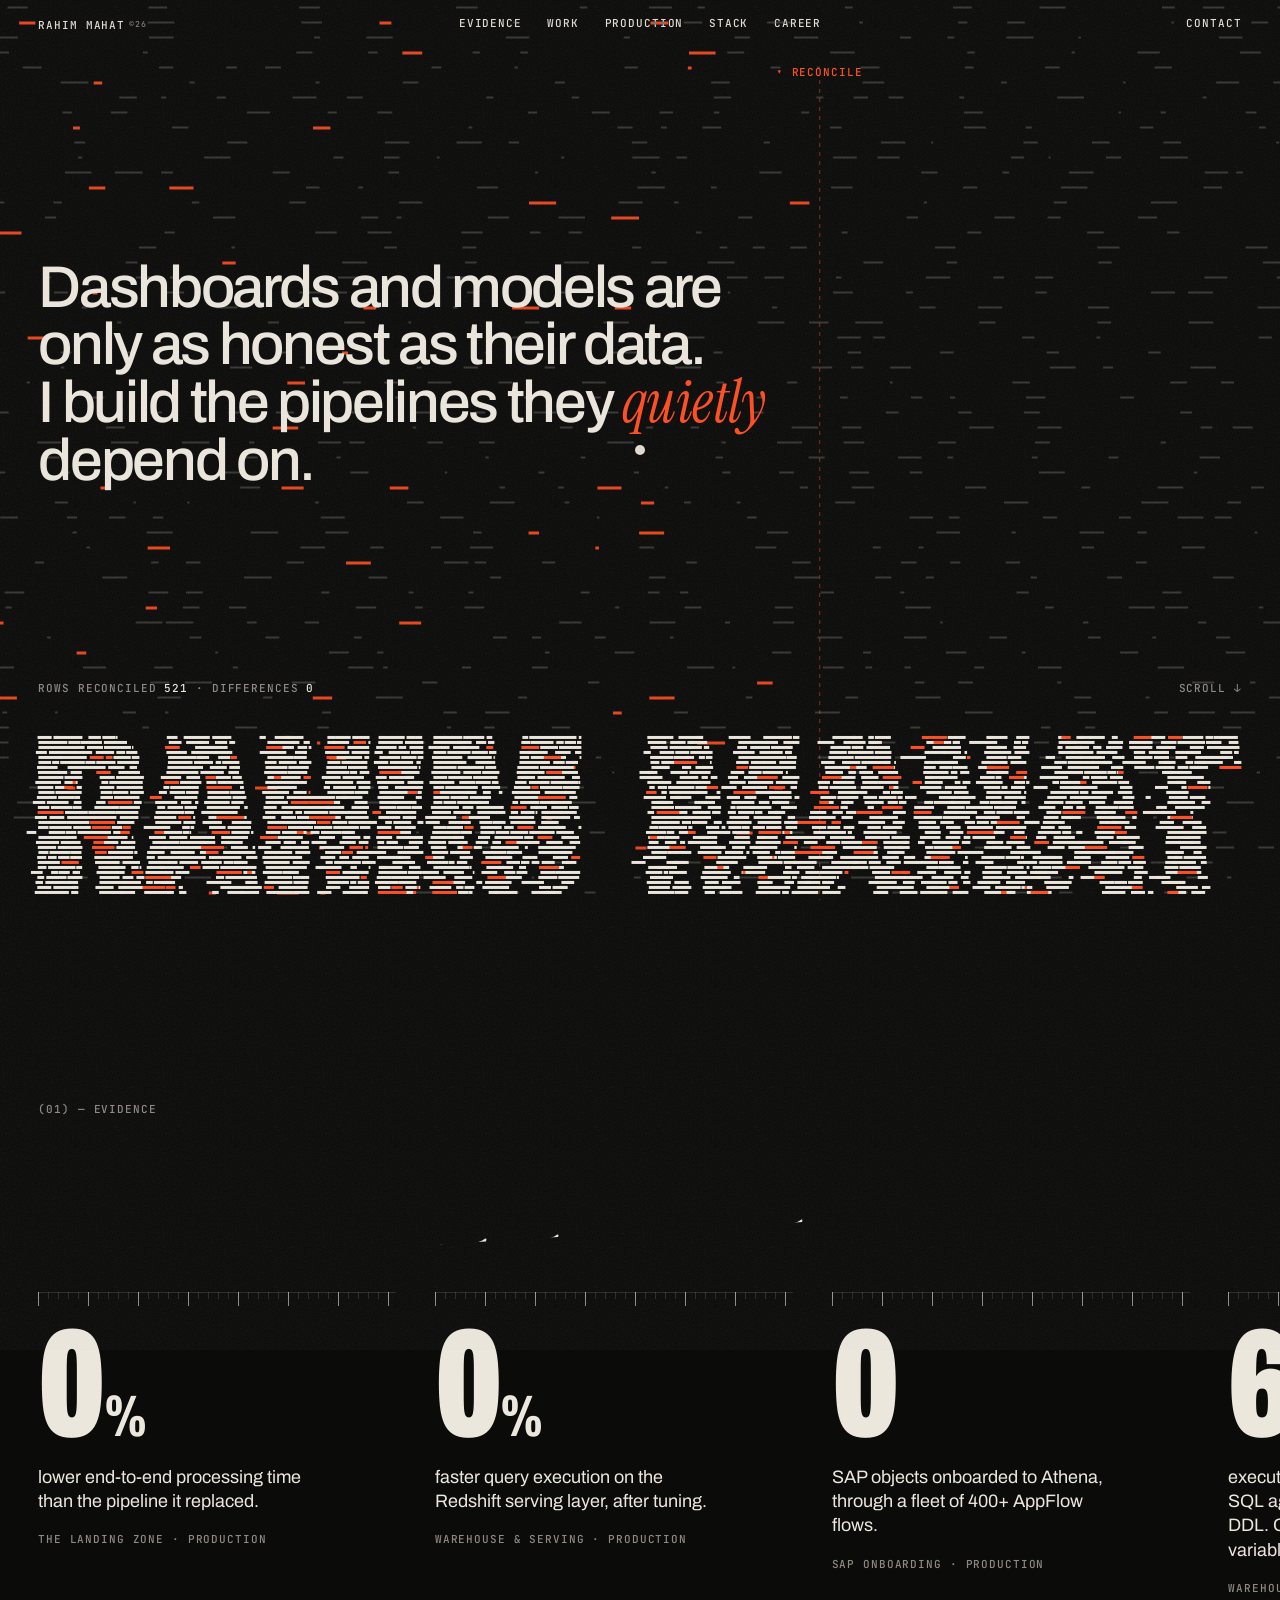
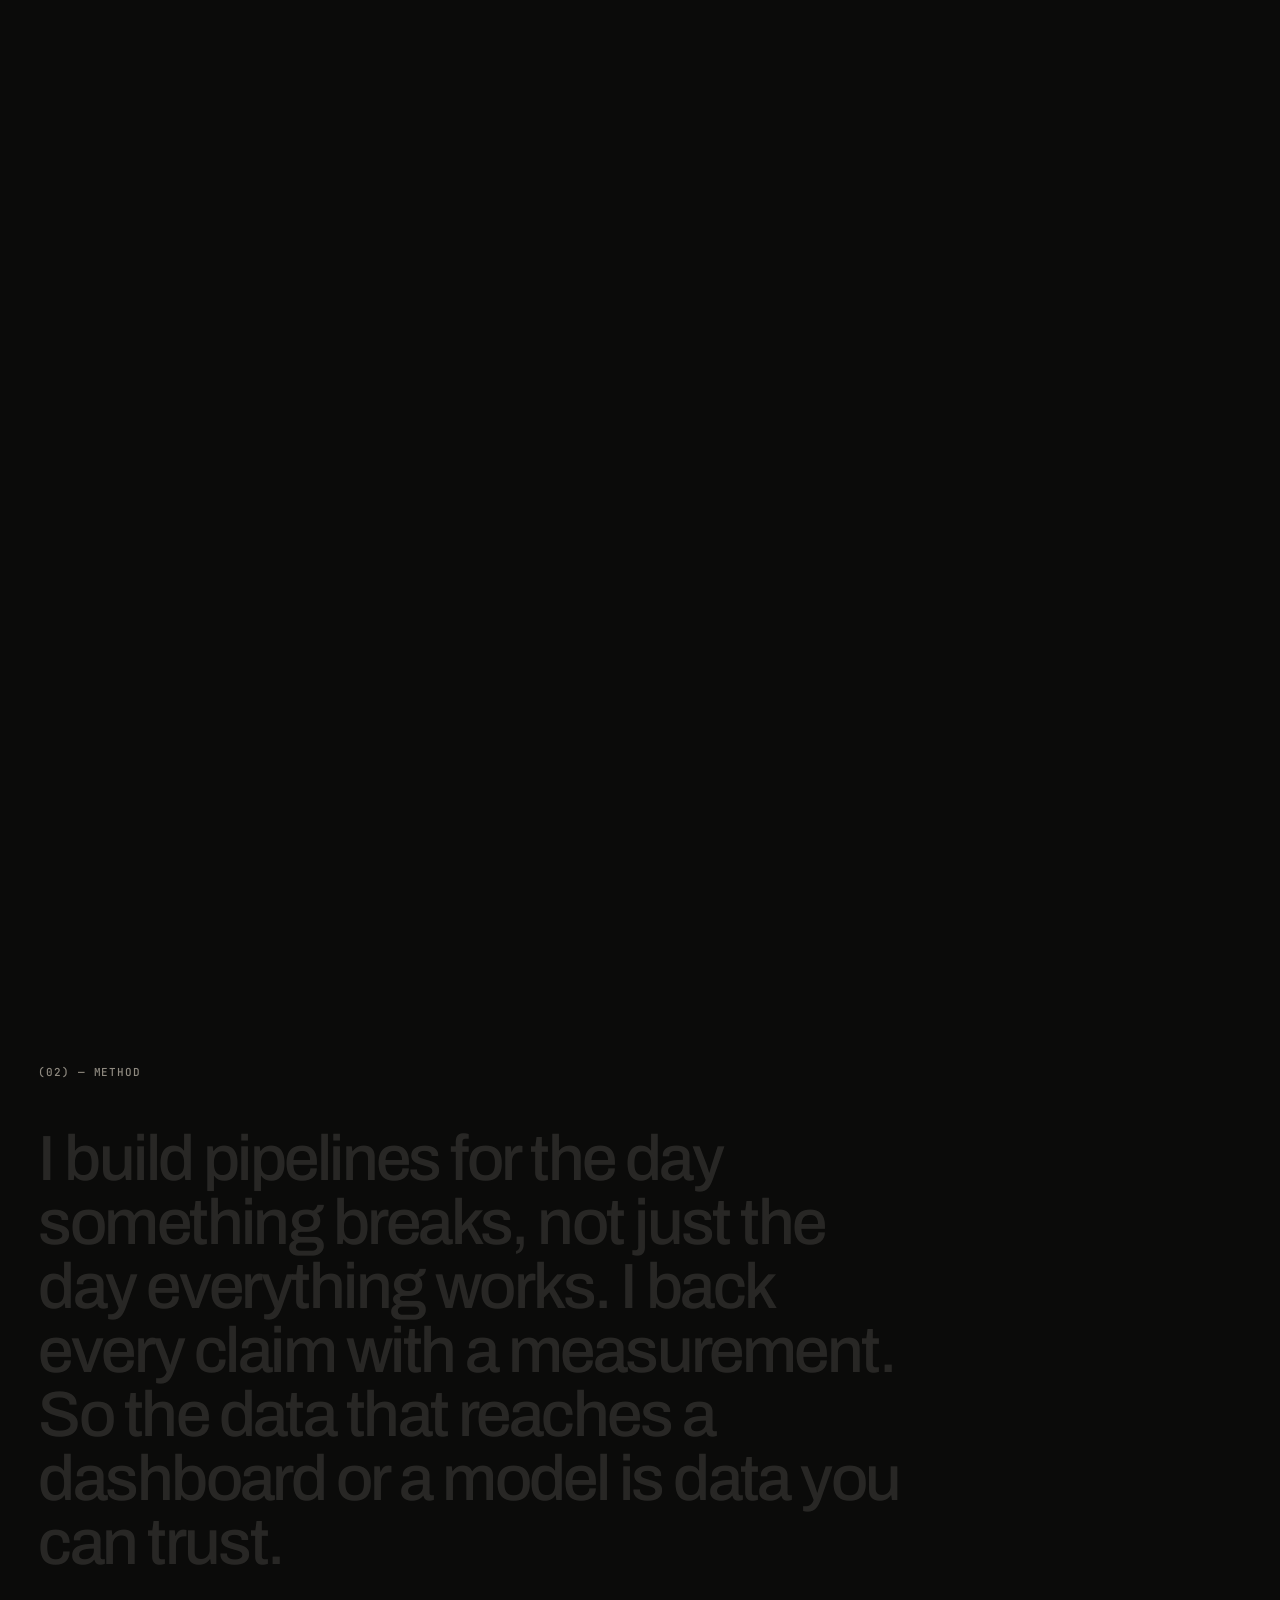
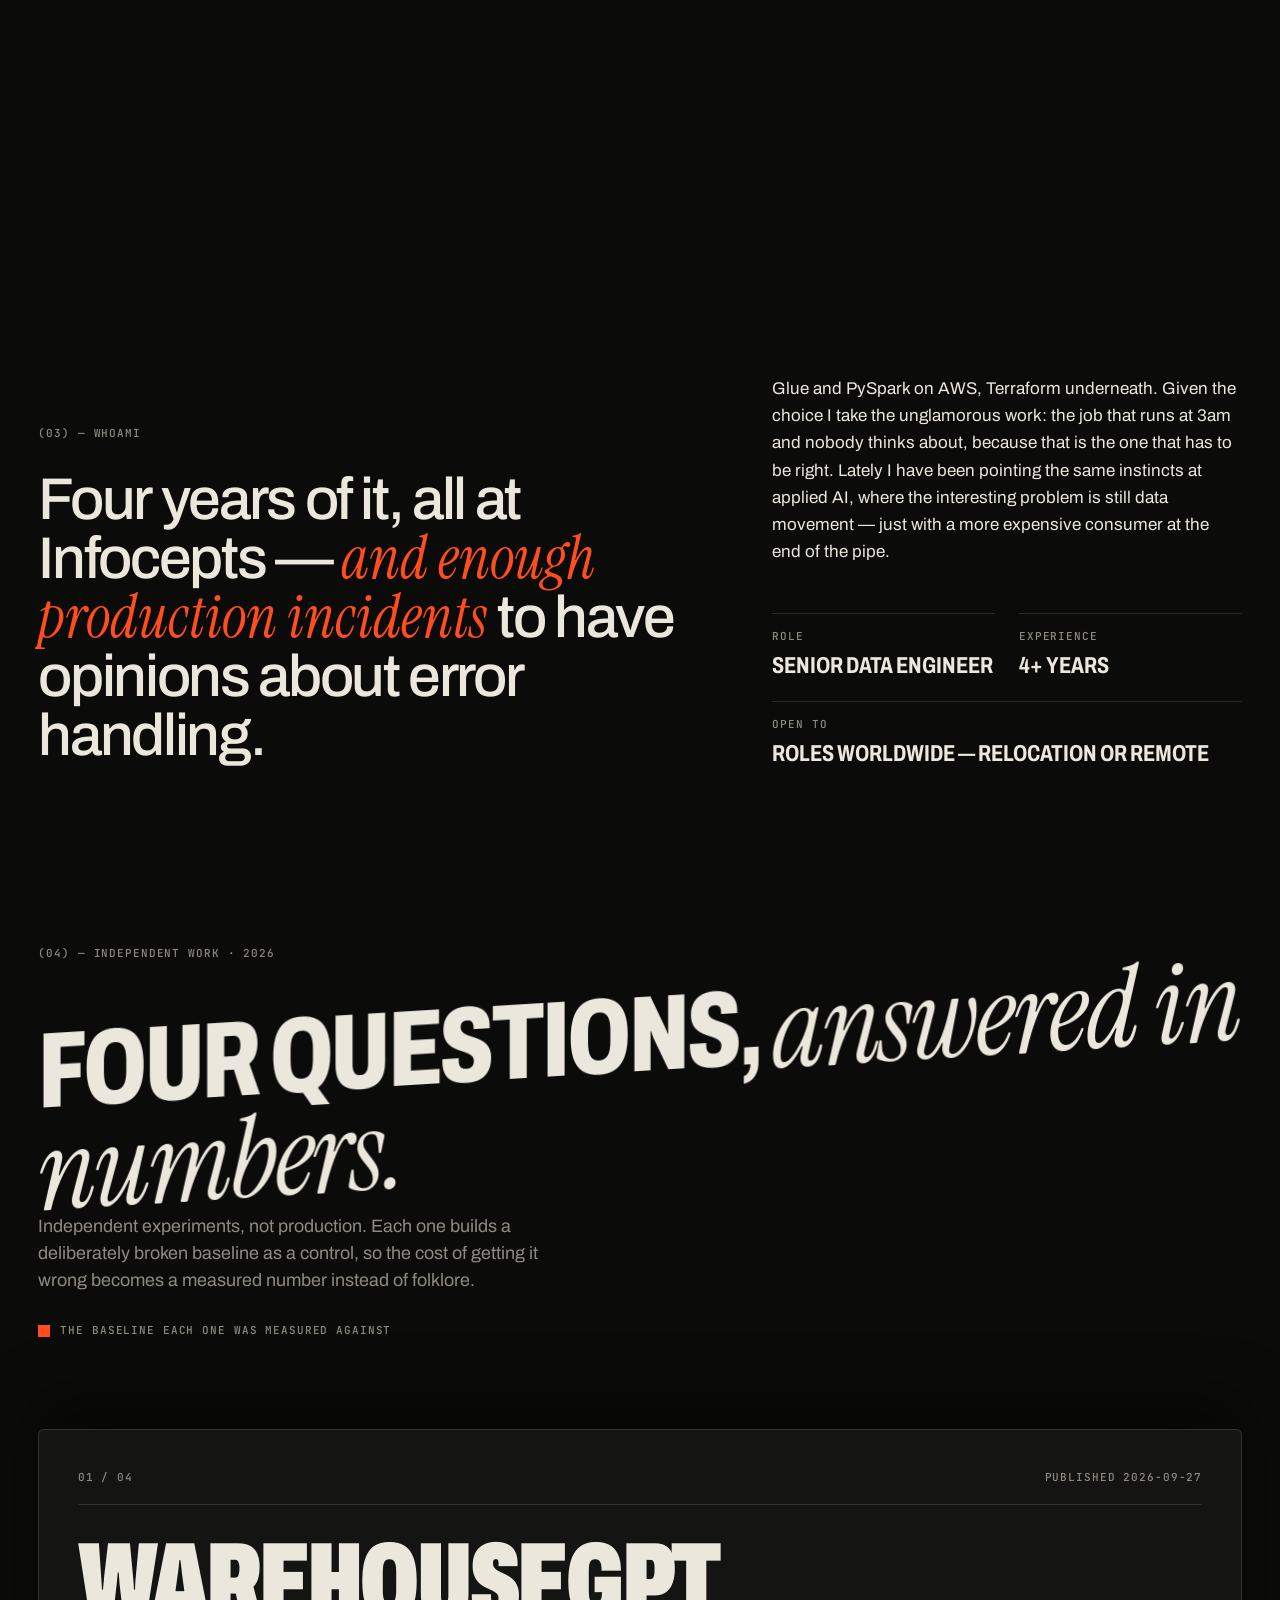
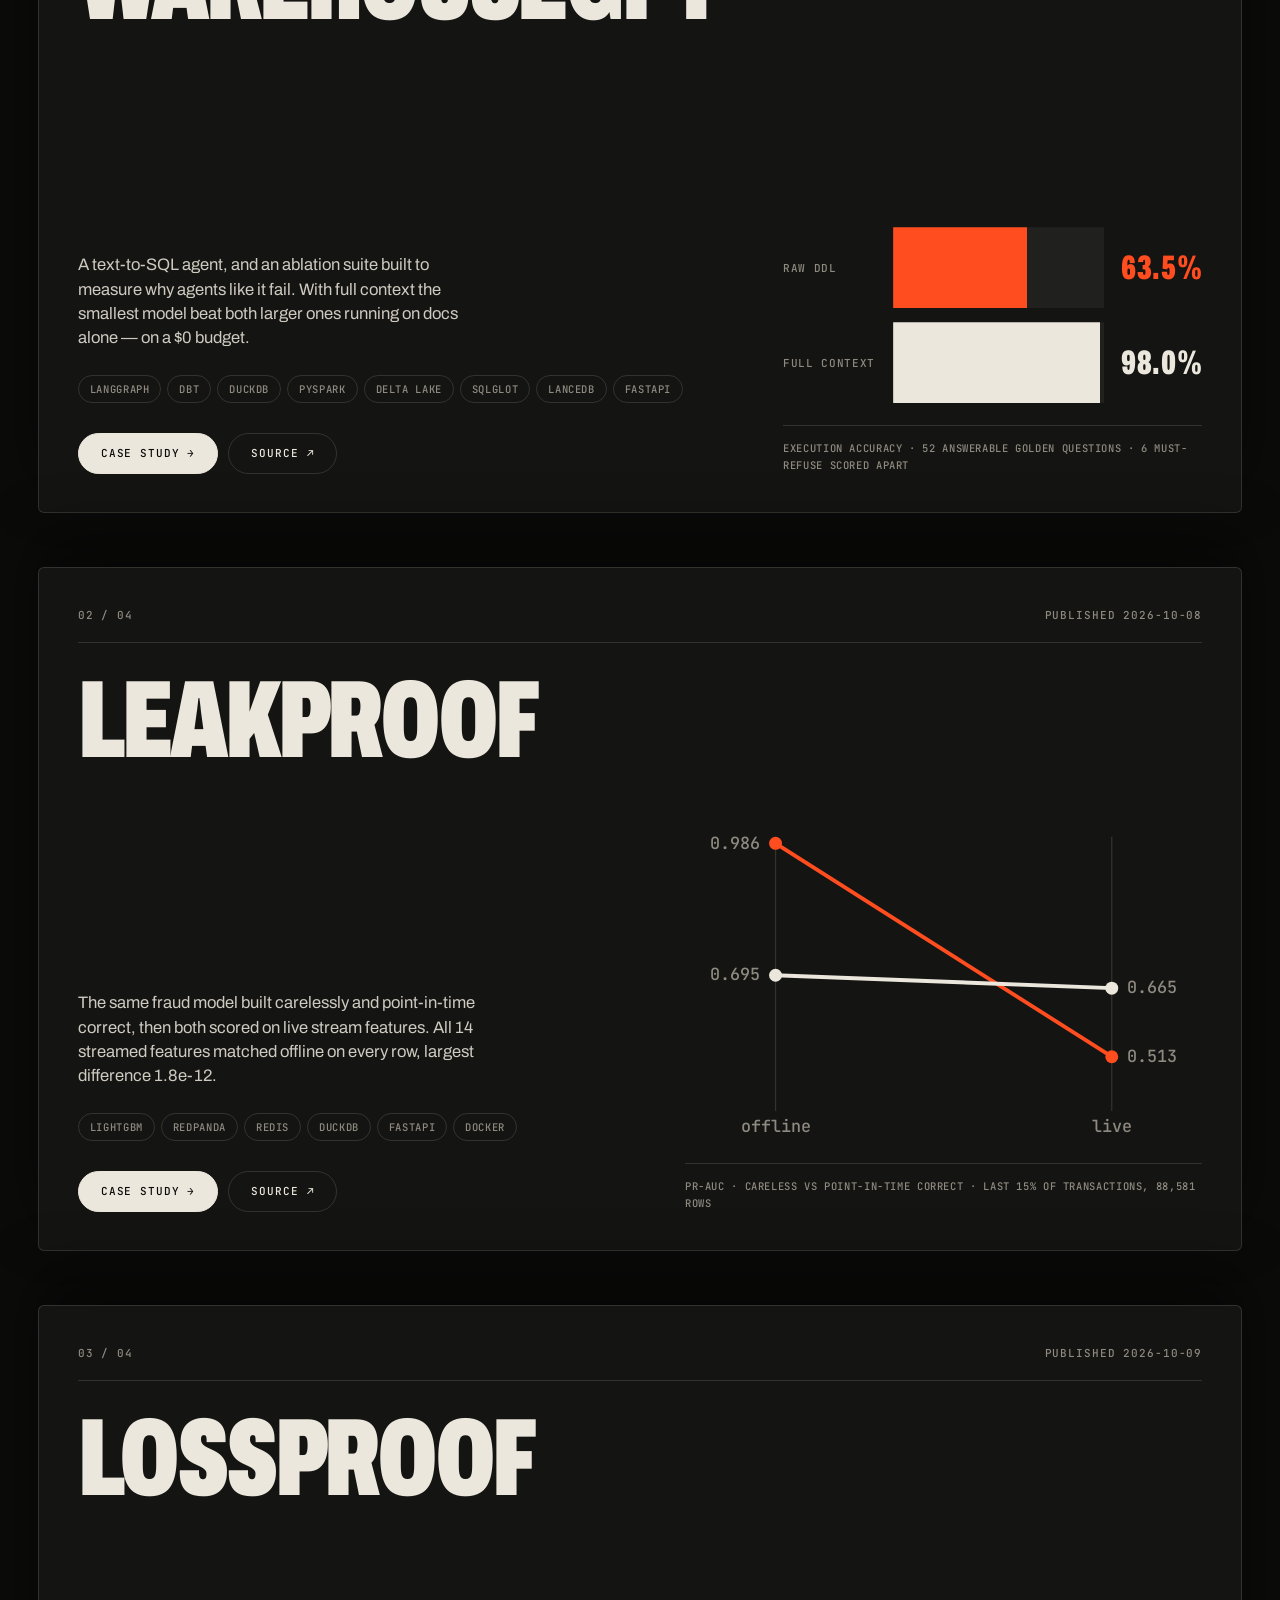
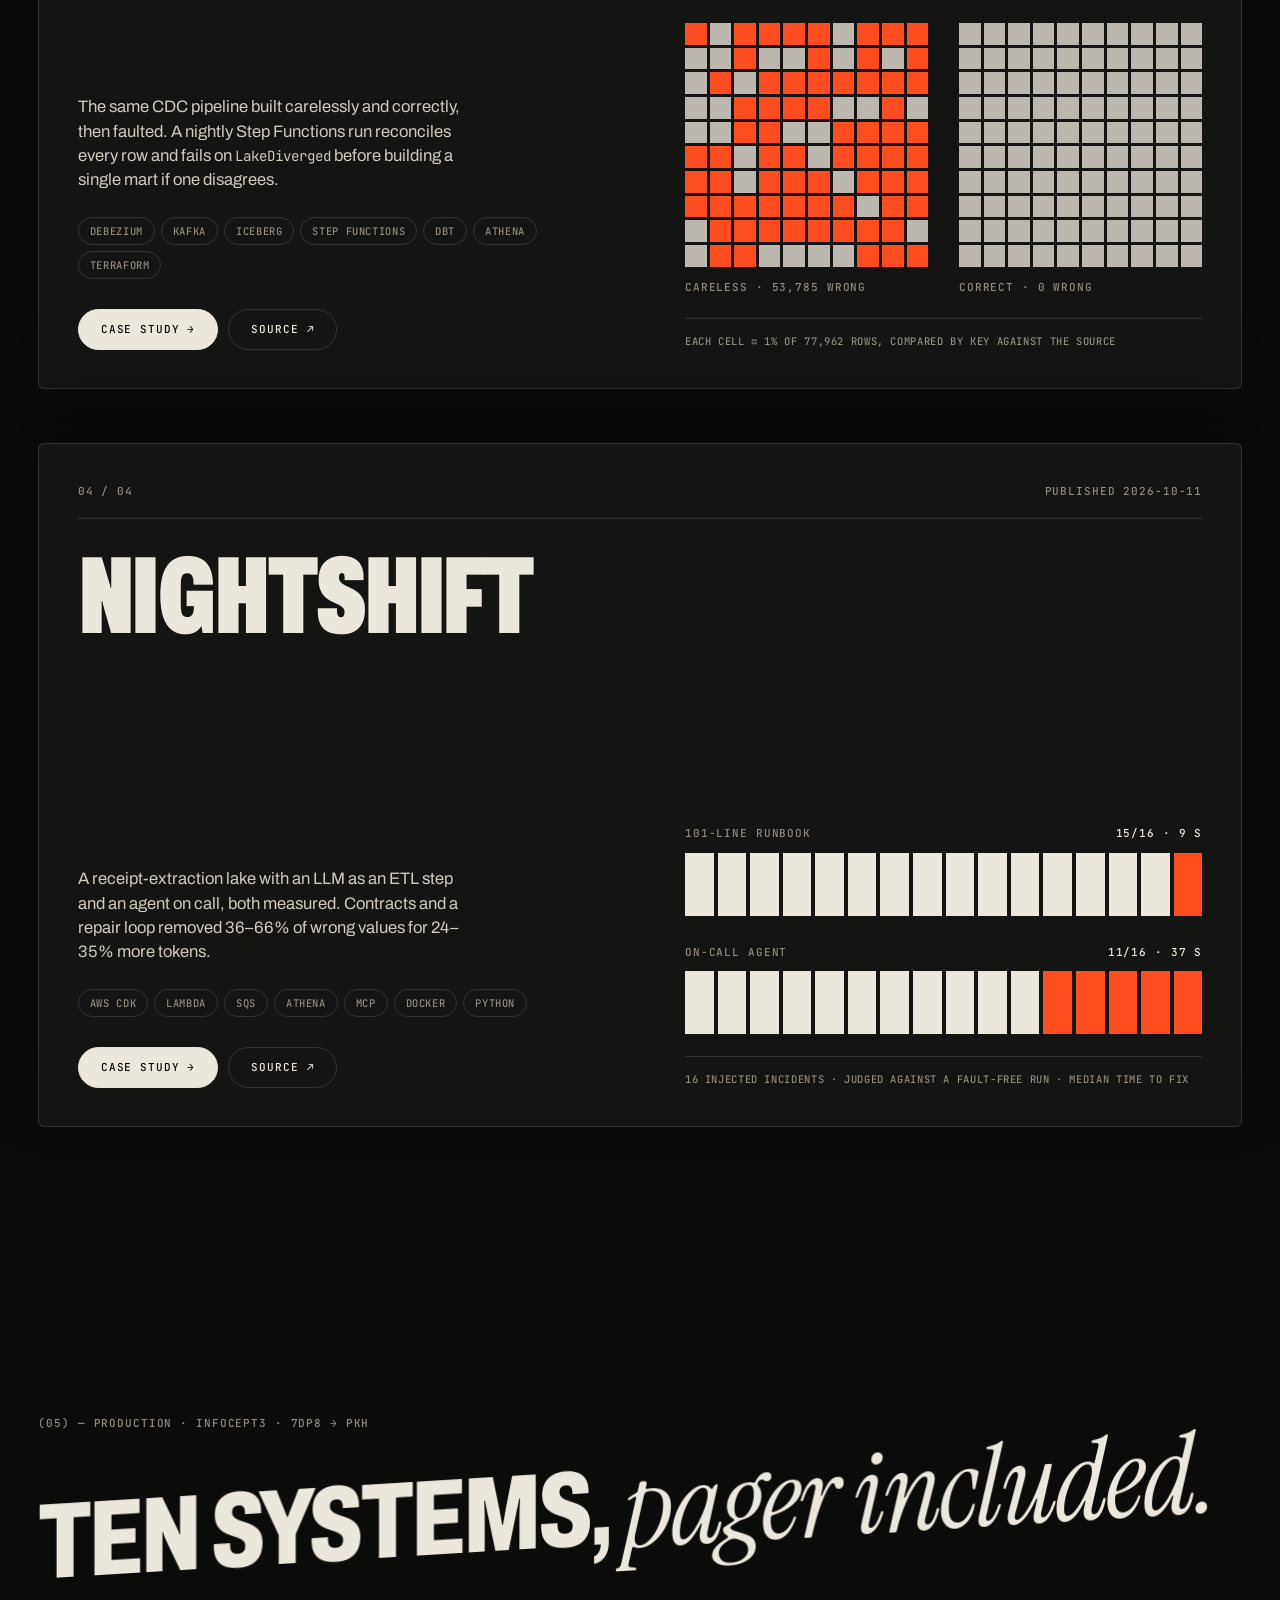
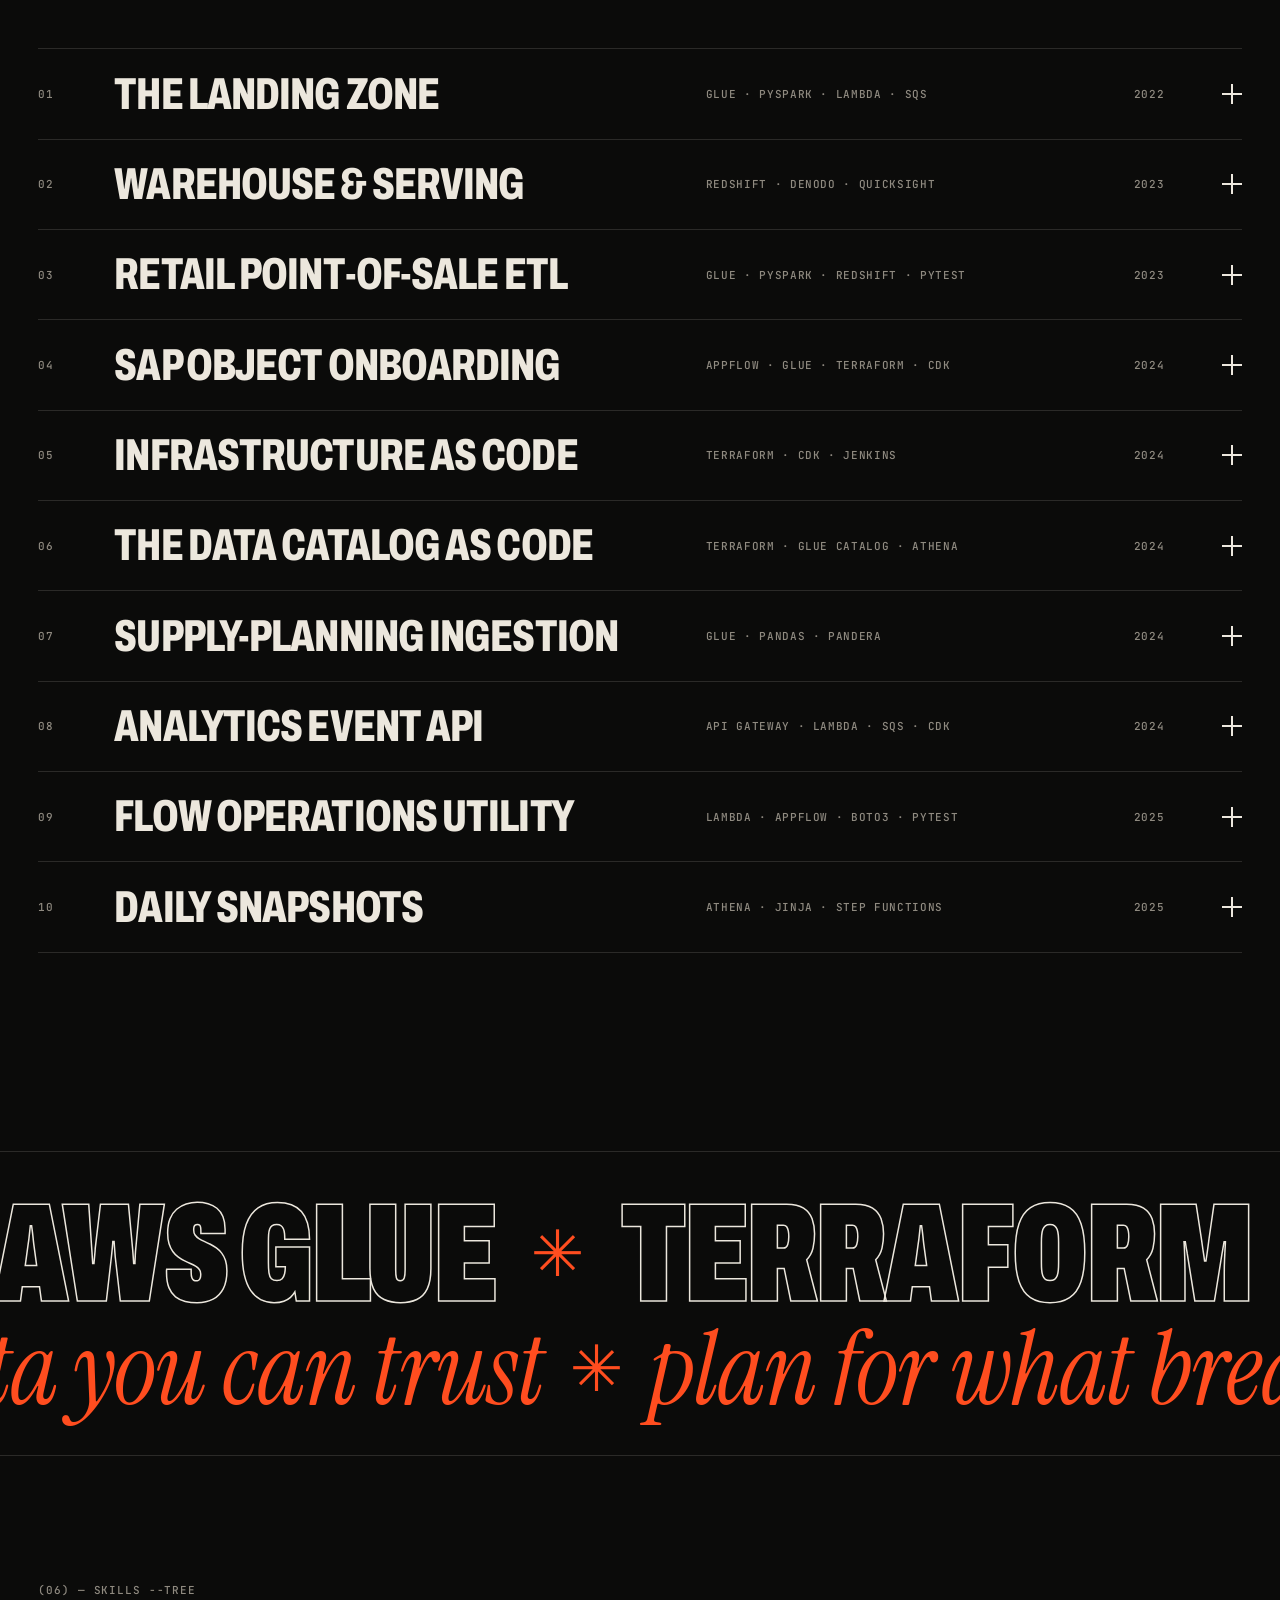
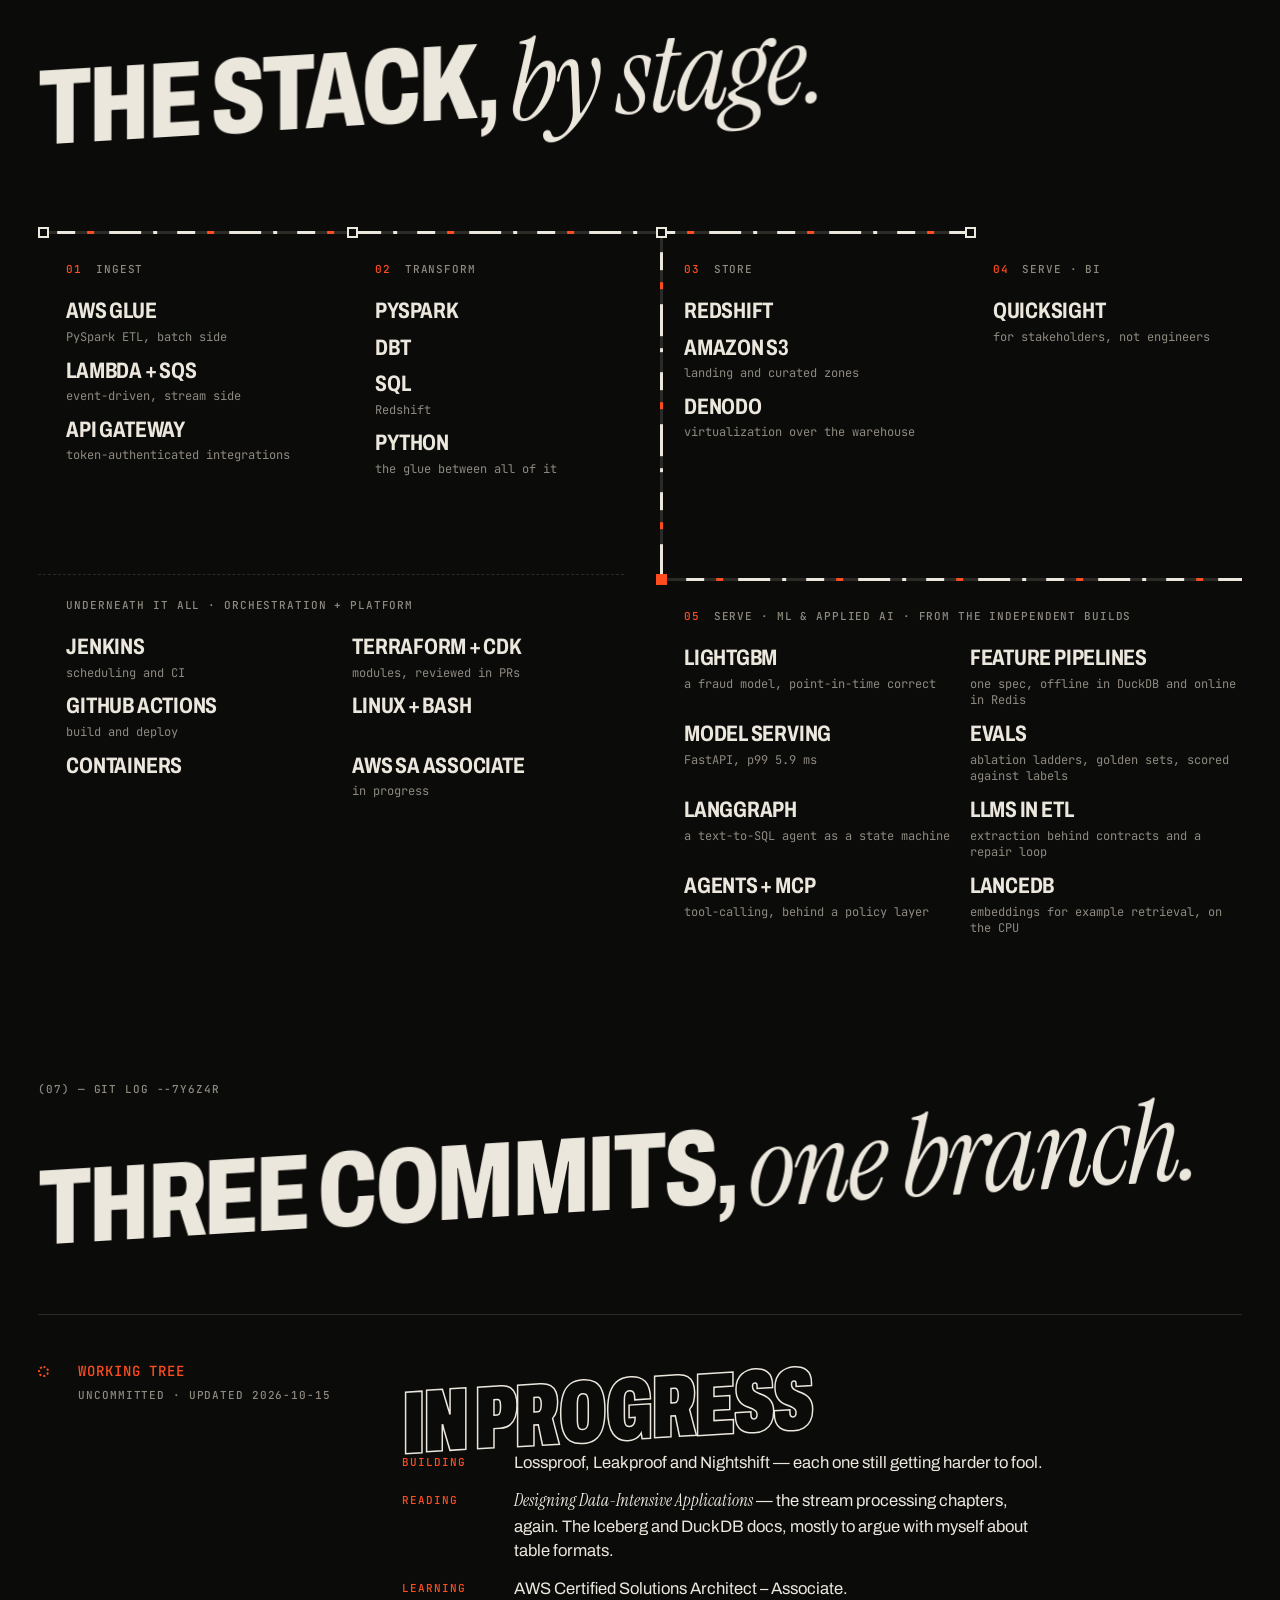
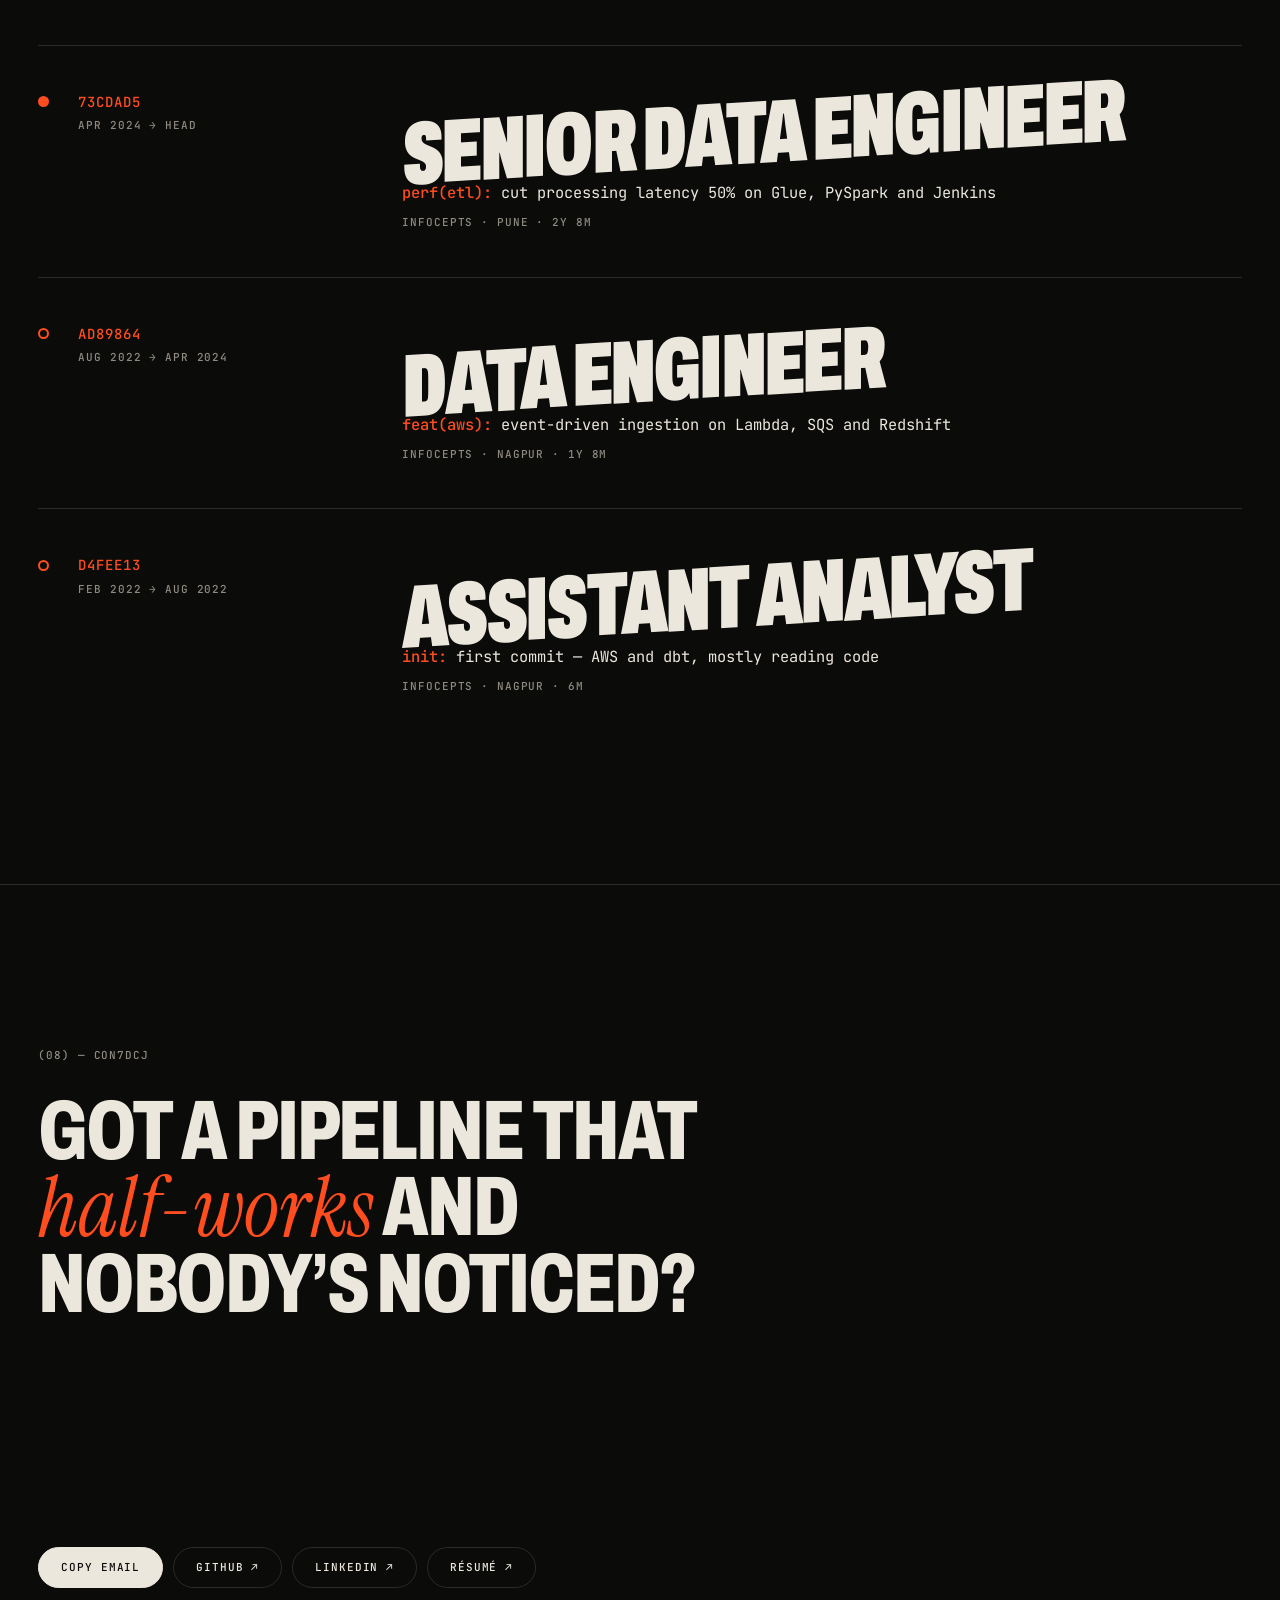
<file: index.html>
<!doctype html>
<html lang="en">
<head>
<meta charset="utf-8">
<meta name="viewport" content="width=device-width, initial-scale=1">
<title>Rahim Mahat — Senior Data Engineer</title>
<meta name="description" content="Senior Data Engineer, open to roles worldwide. Production data platforms on AWS, and independent experiments that put a number on what bad data costs.">
<meta name="theme-color" content="#0b0b0a">
<meta property="og:title" content="Rahim Mahat — Senior Data Engineer">
<meta property="og:description" content="Production data platforms on AWS, and independent experiments that put a number on what bad data costs.">
<meta property="og:type" content="website">
<link rel="icon" href="data:image/svg+xml,%3Csvg xmlns='http://www.w3.org/2000/svg' viewBox='0 0 32 32'%3E%3Crect width='32' height='32' fill='%230b0b0a'/%3E%3Crect x='6' y='14' width='20' height='4' fill='%23ff4d1f'/%3E%3C/svg%3E">
<link rel="preconnect" href="https://fonts.googleapis.com">
<link rel="preconnect" href="https://fonts.gstatic.com" crossorigin>
<link rel="stylesheet" href="https://fonts.googleapis.com/css2?family=Archivo:wdth,wght@62..125,100..900&family=Instrument+Serif:ital@0;1&family=JetBrains+Mono:wght@400;500&display=swap">
<link rel="stylesheet" href="style.css">
<script>document.documentElement.classList.add('js');try{if(sessionStorage.getItem('sweep'))document.documentElement.classList.add('arriving')}catch(e){}</script>
<script src="vendor/lenis.min.js" defer></script>
<script src="site.js" defer></script>
<script src="home.js" defer></script>
</head>
<body>
<a class="skip" href="#main">Skip to content</a>

<div class="loader" aria-hidden="true">
  <p class="label">rahim@stdin ~ % reconcile --all</p>
  <div>
    <p class="loader__n">0</p>
    <div class="loader__bar"><i></i></div>
    <p class="loader__row label"><span>rows checked against source</span><span>differences 0</span></p>
  </div>
</div>

<div class="cursor" aria-hidden="true"><span class="cursor__label"></span></div>
<div class="preview" aria-hidden="true"></div>
<div class="progress" aria-hidden="true"><i></i></div>
<div class="grain" aria-hidden="true"></div>

<header class="nav">
  <a class="nav__logo" href="#top" data-magnetic>Rahim Mahat<sup>©26</sup></a>
  <nav class="nav__links" aria-label="Sections">
    <a href="#evidence">Evidence</a>
    <a href="#work">Work</a>
    <a href="#production">Production</a>
    <a href="#stack">Stack</a>
    <a href="#career">Career</a>
  </nav>
  <div class="nav__meta">
    <a class="nav__contact" href="#contact">Contact</a>
  </div>
</header>

<main id="main">

<section class="hero" id="top">
  <canvas class="hero__canvas" aria-hidden="true"></canvas>
  <span class="hero__gate label" aria-hidden="true">▾ reconcile</span>
  <p class="hero__lede" data-split>Dashboards and models are only as honest as their data. I&nbsp;build the pipelines they <em>quietly</em> depend on.</p>
  <div class="hero__foot">
    <p class="label">rows reconciled <b data-rows>0</b> · differences <b>0</b></p>
    <p class="label">Scroll ↓</p>
  </div>
  <h1 class="hero__name" aria-label="Rahim Mahat" data-fit data-letters><span aria-hidden="true">Rahim Mahat</span></h1>
</section>

<section class="numbers" id="evidence" aria-labelledby="evidence-h">
  <div class="numbers__pin">
    <div class="sec-head sec-head--row">
      <p class="label">(01) — Evidence</p>
      <h2 class="h2" id="evidence-h" data-split>Numbers, <em>with their working.</em></h2>
    </div>
    <div class="numbers__track">
      <a class="stat" href="https://rahim-stdin.pages.dev/projects/ingest" target="_blank" rel="noopener noreferrer" data-cursor="read">
        <p class="stat__n"><span data-count="50">50</span><small>%</small></p>
        <p class="stat__t">lower end-to-end processing time than the pipeline it replaced.</p>
        <p class="label">The landing zone · production</p>
      </a>
      <a class="stat" href="https://rahim-stdin.pages.dev/projects/warehouse" target="_blank" rel="noopener noreferrer" data-cursor="read">
        <p class="stat__n"><span data-count="35">35</span><small>%</small></p>
        <p class="stat__t">faster query execution on the Redshift serving layer, after tuning.</p>
        <p class="label">Warehouse &amp; serving · production</p>
      </a>
      <a class="stat" href="https://rahim-stdin.pages.dev/projects/sap" target="_blank" rel="noopener noreferrer" data-cursor="read">
        <p class="stat__n"><span data-count="90">90</span></p>
        <p class="stat__t">SAP objects onboarded to Athena, through a fleet of 400+ AppFlow flows.</p>
        <p class="label">SAP onboarding · production</p>
      </a>
      <a class="stat" href="warehouse-gpt.html" data-cursor="read">
        <p class="stat__n"><span data-count="98.0" data-from="63.5">98.0</span><small>%</small></p>
        <p class="stat__t">execution accuracy for a text-to-SQL agent, up from 63.5% on raw DDL. Context was the only variable.</p>
        <p class="label">WarehouseGPT · independent</p>
      </a>
      <a class="stat" href="leakproof.html" data-cursor="read">
        <p class="stat__n stat__n--hot"><span data-count="0.513" data-from="0.986">0.513</span></p>
        <p class="stat__t">PR-AUC of the careless fraud model once it met live features. It scored 0.986 offline.</p>
        <p class="label">Leakproof · independent</p>
      </a>
      <a class="stat" href="lossproof.html" data-cursor="read">
        <p class="stat__n stat__n--hot"><span data-count="69">69</span><small>%</small></p>
        <p class="stat__t">of the careless CDC lake was wrong after one faulted run. The correct one: 0 of 77,962 rows.</p>
        <p class="label">Lossproof · independent</p>
      </a>
      <a class="stat" href="nightshift.html" data-cursor="read">
        <p class="stat__n"><span data-count="15">15</span><small>/16</small></p>
        <p class="stat__t">incidents fixed by a 101-line runbook, median 9 s. The on-call LLM agent fixed 11.</p>
        <p class="label">Nightshift · independent</p>
      </a>
      <a class="stat" href="leakproof.html" data-cursor="read">
        <p class="stat__n"><span data-count="5.9" data-from="121">5.9</span><small>ms</small></p>
        <p class="stat__t">p99 on <code>POST /score</code>, down from 121 ms.</p>
        <p class="label">Leakproof · independent</p>
      </a>
      <div class="stat stat--end">
        <p class="stat__t">Every figure is restated, with its working, on the page it links to. Including the ones that argue against me.</p>
        <p class="label">Click any card ↗</p>
      </div>
    </div>
    <div class="numbers__bar" aria-hidden="true"><i></i></div>
  </div>
</section>

<section class="method" aria-labelledby="method-h">
  <div class="method__pin">
    <p class="label" id="method-h">(02) — Method</p>
    <p class="method__text" data-scrub="pin">I build pipelines for the day something breaks, not just the day everything works. I back every claim with a measurement. So the data that reaches a dashboard or a model is data you can trust.</p>
    <p class="method__note">“The failure mode worth designing for is not <i>it broke</i>. It is <i>it half-worked and nobody noticed.</i>”</p>
  </div>
</section>

<section class="about" id="about" aria-labelledby="about-h">
  <div>
    <p class="label" id="about-h">(03) — whoami</p>
    <p class="about__lede" data-split>Four years of it, all at Infocepts — <em>and enough production incidents</em> to have opinions about error handling.</p>
  </div>
  <div>
    <p class="about__body" data-reveal>Glue and PySpark on AWS, Terraform underneath. Given the choice I take the unglamorous work: the job that runs at 3am and nobody thinks about, because that is the one that has to be right. Lately I have been pointing the same instincts at applied AI, where the interesting problem is still data movement — just with a more expensive consumer at the end of the pipe.</p>
    <dl class="about__facts" data-reveal>
      <div><dt class="label">role</dt><dd>Senior Data Engineer</dd></div>
      <div><dt class="label">experience</dt><dd>4+ years</dd></div>
      <div class="wide"><dt class="label">open to</dt><dd>Roles worldwide — relocation or remote</dd></div>
    </dl>
  </div>
</section>

<section class="work" id="work" aria-labelledby="work-h">
  <div class="sec-head">
    <p class="label">(04) — Independent work · 2026</p>
    <h2 class="h2" id="work-h" data-split>Four questions, <em>answered in numbers.</em></h2>
    <p class="work__intro" data-reveal>Independent experiments, not production. Each one builds a deliberately broken baseline as a control, so the cost of getting it wrong becomes a measured number instead of folklore.</p>
    <p class="label legend"><i></i> the baseline each one was measured against</p>
  </div>

  <div class="cards">
    <article class="card" style="--i:0">
      <div class="card__meta label"><span>01 / 04</span><span>published 2026-09-27</span></div>
      <div class="card__body">
        <h3 class="card__title">WarehouseGPT</h3>
        <p class="card__sum">A text-to-SQL agent, and an ablation suite built to measure why agents like it fail. With full context the smallest model beat both larger ones running on docs alone — on a $0 budget.</p>
        <ul class="chips"><li>LangGraph</li><li>dbt</li><li>DuckDB</li><li>PySpark</li><li>Delta Lake</li><li>sqlglot</li><li>LanceDB</li><li>FastAPI</li></ul>
        <div class="card__links">
          <a class="btn" href="warehouse-gpt.html" data-magnetic>Case study →</a>
          <a class="btn btn--ghost" href="https://github.com/RahimMahat/warehouse-gpt" target="_blank" rel="noopener noreferrer" data-magnetic>Source ↗</a>
        </div>
      </div>
      <figure class="viz">
        <div class="bar bar--hot"><span>raw DDL</span><i style="--v:.635"></i><b>63.5%</b></div>
        <div class="bar"><span>full context</span><i style="--v:.98"></i><b>98.0%</b></div>
        <figcaption>Execution accuracy · 52 answerable golden questions · 6 must-refuse scored apart</figcaption>
      </figure>
    </article>

    <article class="card" style="--i:1">
      <div class="card__meta label"><span>02 / 04</span><span>published 2026-10-08</span></div>
      <div class="card__body">
        <h3 class="card__title">Leakproof</h3>
        <p class="card__sum">The same fraud model built carelessly and point-in-time correct, then both scored on live stream features. All 14 streamed features matched offline on every row, largest difference 1.8e-12.</p>
        <ul class="chips"><li>LightGBM</li><li>Redpanda</li><li>Redis</li><li>DuckDB</li><li>FastAPI</li><li>Docker</li></ul>
        <div class="card__links">
          <a class="btn" href="leakproof.html" data-magnetic>Case study →</a>
          <a class="btn btn--ghost" href="https://github.com/RahimMahat/leakproof" target="_blank" rel="noopener noreferrer" data-magnetic>Source ↗</a>
        </div>
      </div>
      <figure class="viz">
        <svg class="slope" viewBox="0 0 400 250" role="img" aria-label="PR-AUC offline to live: careless 0.986 to 0.513, point-in-time correct 0.695 to 0.665">
          <line x1="70" y1="20" x2="70" y2="232" class="axis"/><line x1="330" y1="20" x2="330" y2="232" class="axis"/>
          <path class="slope__hot" pathLength="1" d="M70 25 L330 190"/>
          <path class="slope__ok" pathLength="1" d="M70 127 L330 137"/>
          <circle cx="70" cy="25" r="5" class="dot-hot"/><circle cx="330" cy="190" r="5" class="dot-hot"/>
          <circle cx="70" cy="127" r="5" class="dot-ok"/><circle cx="330" cy="137" r="5" class="dot-ok"/>
          <text x="58" y="29" text-anchor="end">0.986</text><text x="342" y="194">0.513</text>
          <text x="58" y="131" text-anchor="end">0.695</text><text x="342" y="141">0.665</text>
          <text x="70" y="248" text-anchor="middle">offline</text><text x="330" y="248" text-anchor="middle">live</text>
        </svg>
        <figcaption>PR-AUC · careless vs point-in-time correct · last 15% of transactions, 88,581 rows</figcaption>
      </figure>
    </article>

    <article class="card" style="--i:2">
      <div class="card__meta label"><span>03 / 04</span><span>published 2026-10-09</span></div>
      <div class="card__body">
        <h3 class="card__title">Lossproof</h3>
        <p class="card__sum">The same CDC pipeline built carelessly and correctly, then faulted. A nightly Step Functions run reconciles every row and fails on <code>LakeDiverged</code> before building a single mart if one disagrees.</p>
        <ul class="chips"><li>Debezium</li><li>Kafka</li><li>Iceberg</li><li>Step Functions</li><li>dbt</li><li>Athena</li><li>Terraform</li></ul>
        <div class="card__links">
          <a class="btn" href="lossproof.html" data-magnetic>Case study →</a>
          <a class="btn btn--ghost" href="https://github.com/RahimMahat/lossproof" target="_blank" rel="noopener noreferrer" data-magnetic>Source ↗</a>
        </div>
      </div>
      <figure class="viz">
        <div class="grids">
          <div><div class="grid" data-grid="69" role="img" aria-label="Careless lake: 69% of rows wrong"></div><p class="label">careless · 53,785 wrong</p></div>
          <div><div class="grid grid--ok" data-grid="0" role="img" aria-label="Correct lake: 0 rows wrong"></div><p class="label">correct · 0 wrong</p></div>
        </div>
        <figcaption>Each cell ≈ 1% of 77,962 rows, compared by key against the source</figcaption>
      </figure>
    </article>

    <article class="card" style="--i:3">
      <div class="card__meta label"><span>04 / 04</span><span>published 2026-10-11</span></div>
      <div class="card__body">
        <h3 class="card__title">Nightshift</h3>
        <p class="card__sum">A receipt-extraction lake with an LLM as an ETL step and an agent on call, both measured. Contracts and a repair loop removed 36–66% of wrong values for 24–35% more tokens.</p>
        <ul class="chips"><li>AWS CDK</li><li>Lambda</li><li>SQS</li><li>Athena</li><li>MCP</li><li>Docker</li><li>Python</li></ul>
        <div class="card__links">
          <a class="btn" href="nightshift.html" data-magnetic>Case study →</a>
          <a class="btn btn--ghost" href="https://github.com/RahimMahat/nightshift" target="_blank" rel="noopener noreferrer" data-magnetic>Source ↗</a>
        </div>
      </div>
      <figure class="viz">
        <div class="hits"><p class="label">101-line runbook <b>15/16 · 9 s</b></p><div data-hits="15/16" role="img" aria-label="Runbook fixed 15 of 16 incidents"></div></div>
        <div class="hits"><p class="label">on-call agent <b>11/16 · 37 s</b></p><div data-hits="11/16" role="img" aria-label="Agent fixed 11 of 16 incidents"></div></div>
        <figcaption>16 injected incidents · judged against a fault-free run · median time to fix</figcaption>
      </figure>
    </article>
  </div>
</section>

<section class="production" id="production" aria-labelledby="production-h" data-theme="paper">
  <div class="sec-head">
    <p class="label">(05) — Production · Infocepts · 2022 → now</p>
    <h2 class="h2" id="production-h" data-split>Ten systems, <em>pager included.</em></h2>
  </div>
  <ol class="rows">
    <li class="job">
      <details>
        <summary class="row">
          <span class="row__i">01</span><span class="row__t">The landing zone</span><span class="row__s">Glue · PySpark · Lambda · SQS</span><span class="row__y">2022</span><span class="row__a" aria-hidden="true"></span>
          <span class="row__note"><b>50%</b> lower end-to-end processing time</span>
        </summary>
        <div class="job__body">
          <p class="job__desc">The ingestion layer of a multi-source AWS platform: Glue and PySpark for batch, and one contract every source meets before anything downstream reads it.</p>
          <dl class="job__facts">
            <div><dt class="label">scale</dt><dd>Several upstream systems on one contract — batch through Glue, and the platform’s first event path behind the same landing zone.</dd></div>
            <div><dt class="label">outcome</dt><dd>50% lower end-to-end processing time than the pipeline it replaced.</dd></div>
          </dl>
          <div class="job__foot">
            <ul class="chips"><li>AWS Glue</li><li>PySpark</li><li>Lambda</li><li>SQS</li><li>API Gateway</li><li>S3</li><li>Jenkins</li></ul>
            <a class="btn btn--ghost" href="https://rahim-stdin.pages.dev/projects/ingest" target="_blank" rel="noopener noreferrer">Full write-up ↗</a>
          </div>
        </div>
      </details>
    </li>
    <li class="job">
      <details>
        <summary class="row">
          <span class="row__i">02</span><span class="row__t">Warehouse &amp; serving</span><span class="row__s">Redshift · Denodo · QuickSight</span><span class="row__y">2023</span><span class="row__a" aria-hidden="true"></span>
          <span class="row__note"><b>35%</b> faster query execution after tuning</span>
        </summary>
        <div class="job__body">
          <p class="job__desc">The serving layer — Redshift models, a Denodo virtualization tier, and the QuickSight dashboards the business actually opens on a Monday morning.</p>
          <dl class="job__facts">
            <div><dt class="label">scale</dt><dd>One modelled Redshift layer behind a virtualization tier, serving every BI consumer.</dd></div>
            <div><dt class="label">outcome</dt><dd>35% faster query execution after performance tuning.</dd></div>
          </dl>
          <div class="job__foot">
            <ul class="chips"><li>Redshift</li><li>S3</li><li>Denodo</li><li>QuickSight</li><li>SQL</li></ul>
            <a class="btn btn--ghost" href="https://rahim-stdin.pages.dev/projects/warehouse" target="_blank" rel="noopener noreferrer">Full write-up ↗</a>
          </div>
        </div>
      </details>
    </li>
    <li class="job">
      <details>
        <summary class="row">
          <span class="row__i">03</span><span class="row__t">Retail point-of-sale ETL</span><span class="row__s">Glue · PySpark · Redshift · pytest</span><span class="row__y">2023</span><span class="row__a" aria-hidden="true"></span>
          <span class="row__note"><b>29</b> processors across 14 retail partner feeds</span>
        </summary>
        <div class="job__body">
          <p class="job__desc">Twenty-nine Glue processors that turn fourteen retail partners’ sales and inventory files into one Redshift star schema, a feed at a time.</p>
          <dl class="job__facts">
            <div><dt class="label">scale</dt><dd>29 processors (13 dimension, 16 fact) across 14 retail partner feeds, each with its own unit tests.</dd></div>
            <div><dt class="label">outcome</dt><dd>A new retailer is a processor, a config entry and a test file — not a new pipeline.</dd></div>
          </dl>
          <div class="job__foot">
            <ul class="chips"><li>AWS Glue</li><li>PySpark</li><li>Redshift</li><li>S3</li><li>Python</li><li>SQL</li><li>pytest</li></ul>
            <a class="btn btn--ghost" href="https://rahim-stdin.pages.dev/projects/retail-pos" target="_blank" rel="noopener noreferrer">Full write-up ↗</a>
          </div>
        </div>
      </details>
    </li>
    <li class="job">
      <details>
        <summary class="row">
          <span class="row__i">04</span><span class="row__t">SAP object onboarding</span><span class="row__s">AppFlow · Glue · Terraform · CDK</span><span class="row__y">2024</span><span class="row__a" aria-hidden="true"></span>
          <span class="row__note"><b>1h</b> extraction for delta feeds, down from daily</span>
        </summary>
        <div class="job__body">
          <p class="job__desc">Ninety SAP services taken from “it exists in SAP” to “it is a partitioned table in Athena”, through a fleet of 400+ AppFlow flows and a parameterised Glue job.</p>
          <dl class="job__facts">
            <div><dt class="label">scale</dt><dd>90 SAP objects and 140+ source-to-lake mappings, in a fleet of 400+ flows on schedules from every twenty minutes to weekly.</dd></div>
            <div><dt class="label">outcome</dt><dd>Delta-enabled feeds moved from one extraction a day to one an hour, with hour-level partitions to match.</dd></div>
          </dl>
          <div class="job__foot">
            <ul class="chips"><li>AppFlow</li><li>AWS Glue</li><li>Python</li><li>pandas</li><li>Parquet</li><li>Terraform</li><li>AWS CDK</li><li>Athena</li></ul>
            <a class="btn btn--ghost" href="https://rahim-stdin.pages.dev/projects/sap" target="_blank" rel="noopener noreferrer">Full write-up ↗</a>
          </div>
        </div>
      </details>
    </li>
    <li class="job">
      <details>
        <summary class="row">
          <span class="row__i">05</span><span class="row__t">Infrastructure as code</span><span class="row__s">Terraform · CDK · Jenkins</span><span class="row__y">2024</span><span class="row__a" aria-hidden="true"></span>
          <span class="row__note"><b>40%</b> less manual effort per deployment</span>
        </summary>
        <div class="job__body">
          <p class="job__desc">Terraform and AWS CDK modules that moved environment setup out of the console and into reviewed pull requests.</p>
          <dl class="job__facts">
            <div><dt class="label">scale</dt><dd>Every environment defined in code — no console-assembled infrastructure left.</dd></div>
            <div><dt class="label">outcome</dt><dd>40% less manual effort per deployment.</dd></div>
          </dl>
          <div class="job__foot">
            <ul class="chips"><li>Terraform</li><li>AWS CDK</li><li>Jenkins</li><li>GitHub Actions</li><li>Python</li></ul>
            <a class="btn btn--ghost" href="https://rahim-stdin.pages.dev/projects/platform" target="_blank" rel="noopener noreferrer">Full write-up ↗</a>
          </div>
        </div>
      </details>
    </li>
    <li class="job">
      <details>
        <summary class="row">
          <span class="row__i">06</span><span class="row__t">The data catalog as code</span><span class="row__s">Terraform · Glue Catalog · Athena</span><span class="row__y">2024</span><span class="row__a" aria-hidden="true"></span>
          <span class="row__note"><b>154</b> tables, 5,000+ columns, reviewed before they exist</span>
        </summary>
        <div class="job__body">
          <p class="job__desc">More than 150 partitioned Glue catalog tables and 5,000 columns declared in Terraform — a third of the platform’s catalog.</p>
          <dl class="job__facts">
            <div><dt class="label">scale</dt><dd>154 tables and 5,000+ columns across 12 SAP functional areas; 166 Terraform modules in all, the most of any contributor.</dd></div>
            <div><dt class="label">outcome</dt><dd>A table is reviewable in a pull request before it exists, and identical in every environment after.</dd></div>
          </dl>
          <div class="job__foot">
            <ul class="chips"><li>Terraform</li><li>Glue Data Catalog</li><li>Athena</li><li>S3</li><li>Parquet</li><li>HCL</li></ul>
            <a class="btn btn--ghost" href="https://rahim-stdin.pages.dev/projects/catalog" target="_blank" rel="noopener noreferrer">Full write-up ↗</a>
          </div>
        </div>
      </details>
    </li>
    <li class="job">
      <details>
        <summary class="row">
          <span class="row__i">07</span><span class="row__t">Supply-planning ingestion</span><span class="row__s">Glue · pandas · pandera</span><span class="row__y">2024</span><span class="row__a" aria-hidden="true"></span>
          <span class="row__note"><b>10</b> jobs where a bad file fails the run and names itself</span>
        </summary>
        <div class="job__body">
          <p class="job__desc">Ten scheduled Glue jobs that check planning-system extracts against a declared schema and land them as partitioned tables.</p>
          <dl class="job__facts">
            <div><dt class="label">scale</dt><dd>10 Glue jobs with catalog tables, on daily, weekday and weekly schedules, in a family of 32.</dd></div>
            <div><dt class="label">outcome</dt><dd>A file that cannot be processed fails the run and names itself.</dd></div>
          </dl>
          <div class="job__foot">
            <ul class="chips"><li>AWS Glue</li><li>Python</li><li>pandas</li><li>pandera</li><li>Terraform</li><li>Parquet</li><li>Athena</li></ul>
            <a class="btn btn--ghost" href="https://rahim-stdin.pages.dev/projects/planning" target="_blank" rel="noopener noreferrer">Full write-up ↗</a>
          </div>
        </div>
      </details>
    </li>
    <li class="job">
      <details>
        <summary class="row">
          <span class="row__i">08</span><span class="row__t">Analytics event API</span><span class="row__s">API Gateway · Lambda · SQS · CDK</span><span class="row__y">2024</span><span class="row__a" aria-hidden="true"></span>
          <span class="row__note"><b>3</b> phases in under four months, built alone</span>
        </summary>
        <div class="job__body">
          <p class="job__desc">A REST endpoint, a queue, two Lambdas and a Glue job that take usage events from client applications to a partitioned table, built alone in three phases.</p>
          <dl class="job__facts">
            <div><dt class="label">scale</dt><dd>One API, two queues, two Lambda functions and a daily Glue job, consuming batches of up to 1,000 messages per invocation.</dd></div>
            <div><dt class="label">outcome</dt><dd>Three phases shipped in under four months, from first endpoint to queryable table.</dd></div>
          </dl>
          <div class="job__foot">
            <ul class="chips"><li>API Gateway</li><li>Lambda</li><li>SQS</li><li>AWS CDK</li><li>AWS Glue</li><li>OpenAPI</li><li>Terraform</li></ul>
            <a class="btn btn--ghost" href="https://rahim-stdin.pages.dev/projects/events" target="_blank" rel="noopener noreferrer">Full write-up ↗</a>
          </div>
        </div>
      </details>
    </li>
    <li class="job">
      <details>
        <summary class="row">
          <span class="row__i">09</span><span class="row__t">Flow operations utility</span><span class="row__s">Lambda · AppFlow · boto3 · pytest</span><span class="row__y">2025</span><span class="row__a" aria-hidden="true"></span>
          <span class="row__note"><b>400+</b> flows suspended in one invocation with a filter</span>
        </summary>
        <div class="job__body">
          <p class="job__desc">A Lambda that suspends, reactivates, reschedules and reports on a fleet of more than 400 AppFlow flows, so nobody does it one flow at a time in the console.</p>
          <dl class="job__facts">
            <div><dt class="label">scale</dt><dd>Four modes over a fleet of 400+ flows, selected by criteria, covered by 33 unit tests.</dd></div>
            <div><dt class="label">outcome</dt><dd>A bulk suspend or reactivate is one invocation with a filter.</dd></div>
          </dl>
          <div class="job__foot">
            <ul class="chips"><li>Lambda</li><li>AppFlow</li><li>Python</li><li>boto3</li><li>SNS</li><li>AWS CDK</li><li>pytest</li></ul>
            <a class="btn btn--ghost" href="https://rahim-stdin.pages.dev/projects/flowctl" target="_blank" rel="noopener noreferrer">Full write-up ↗</a>
          </div>
        </div>
      </details>
    </li>
    <li class="job">
      <details>
        <summary class="row">
          <span class="row__i">10</span><span class="row__t">Daily snapshots</span><span class="row__s">Athena · Jinja · Step Functions</span><span class="row__y">2025</span><span class="row__a" aria-hidden="true"></span>
          <span class="row__note"><b>9</b> tables, one current row per key, daily</span>
        </summary>
        <div class="job__body">
          <p class="job__desc">Nine Athena queries that turn change-record tables into one current row per key, once a day, as partitioned Parquet.</p>
          <dl class="job__facts">
            <div><dt class="label">scale</dt><dd>9 snapshot tables, deployed to two environments, on the platform’s existing query runner.</dd></div>
            <div><dt class="label">outcome</dt><dd>A consumer reads one day’s de-duplicated partition in place of the full change history.</dd></div>
          </dl>
          <div class="job__foot">
            <ul class="chips"><li>Athena</li><li>SQL</li><li>Jinja</li><li>Step Functions</li><li>Lambda</li><li>Parquet</li><li>Terraform</li></ul>
            <a class="btn btn--ghost" href="https://rahim-stdin.pages.dev/projects/snapshots" target="_blank" rel="noopener noreferrer">Full write-up ↗</a>
          </div>
        </div>
      </details>
    </li>
  </ol>
</section>

<section class="stack" id="stack" aria-labelledby="stack-h" data-theme="paper">
  <div class="marquee" aria-hidden="true">
    <div class="marquee__inner">
      <span>PySpark</span><i>✳</i><span>AWS Glue</span><i>✳</i><span>Terraform</span><i>✳</i><span>Redshift</span><i>✳</i><span>Kafka</span><i>✳</i><span>Iceberg</span><i>✳</i><span>dbt</span><i>✳</i><span>Lambda</span><i>✳</i><span>DuckDB</span><i>✳</i><span>LangGraph</span><i>✳</i><span>LightGBM</span><i>✳</i>
    </div>
    <div class="marquee__inner marquee__inner--alt">
      <span>plan for what breaks</span><i>✳</i><span>back it with a number</span><i>✳</i><span>data you can trust</span><i>✳</i>
    </div>
  </div>
  <div class="sec-head">
    <p class="label">(06) — skills --tree</p>
    <h2 class="h2" id="stack-h" data-split>The stack, <em>by stage.</em></h2>
  </div>
  <div class="pipe">
    <div class="stage" data-reveal><h3 class="label"><b>01</b> ingest</h3><ul><li>AWS Glue<small>PySpark ETL, batch side</small></li><li>Lambda + SQS<small>event-driven, stream side</small></li><li>API Gateway<small>token-authenticated integrations</small></li></ul></div>
    <div class="stage" data-reveal><h3 class="label"><b>02</b> transform</h3><ul><li>PySpark</li><li>dbt</li><li>SQL<small>Redshift</small></li><li>Python<small>the glue between all of it</small></li></ul></div>
    <div class="stage stage--store" data-reveal><h3 class="label"><b>03</b> store</h3><ul><li>Redshift</li><li>Amazon S3<small>landing and curated zones</small></li><li>Denodo<small>virtualization over the warehouse</small></li></ul></div>
    <div class="stage" data-reveal><h3 class="label"><b>04</b> serve · bi</h3><ul><li>QuickSight<small>for stakeholders, not engineers</small></li></ul></div>
    <div class="stage stage--bed" data-reveal><h3 class="label">underneath it all · orchestration + platform</h3><ul>
      <li>Jenkins<small>scheduling and CI</small></li>
      <li>Terraform + CDK<small>modules, reviewed in PRs</small></li>
      <li>GitHub Actions<small>build and deploy</small></li>
      <li>Linux + Bash</li>
      <li>Containers</li>
      <li>AWS SA Associate<small>in progress</small></li>
    </ul></div>
    <div class="stage stage--ml" data-reveal><h3 class="label"><b>05</b> serve · ml &amp; applied ai <span>· from the independent builds</span></h3><ul>
      <li>LightGBM<small>a fraud model, point-in-time correct</small></li>
      <li>Feature pipelines<small>one spec, offline in DuckDB and online in Redis</small></li>
      <li>Model serving<small>FastAPI, p99 5.9 ms</small></li>
      <li>Evals<small>ablation ladders, golden sets, scored against labels</small></li>
      <li>LangGraph<small>a text-to-SQL agent as a state machine</small></li>
      <li>LLMs in ETL<small>extraction behind contracts and a repair loop</small></li>
      <li>Agents + MCP<small>tool-calling, behind a policy layer</small></li>
      <li>LanceDB<small>embeddings for example retrieval, on the CPU</small></li>
    </ul></div>
  </div>
</section>

<section class="career" id="career" aria-labelledby="career-h">
  <div class="sec-head">
    <p class="label">(07) — git log --career</p>
    <h2 class="h2" id="career-h" data-split>Three commits, <em>one branch.</em></h2>
  </div>
  <ol class="log">
    <li class="commit commit--wip" data-reveal>
      <p class="commit__hash label"><b>working tree</b>uncommitted · updated 2026-10-15</p>
      <div>
        <h3 class="commit__role">In progress</h3>
        <ul class="wip">
          <li><span class="label">building</span><span>Lossproof, Leakproof and Nightshift — each one still getting harder to fool.</span></li>
          <li><span class="label">reading</span><span><em>Designing Data-Intensive Applications</em> — the stream processing chapters, again. The Iceberg and DuckDB docs, mostly to argue with myself about table formats.</span></li>
          <li><span class="label">learning</span><span>AWS Certified Solutions Architect – Associate.</span></li>
        </ul>
      </div>
    </li>
    <li class="commit commit--head" data-reveal>
      <p class="commit__hash label"><b>73cdad5</b>Apr 2024 → HEAD</p>
      <div>
        <h3 class="commit__role">Senior Data Engineer</h3>
        <p class="commit__msg"><b>perf(etl):</b> cut processing latency 50% on Glue, PySpark and Jenkins</p>
        <p class="label">Infocepts · Pune · <span data-since="2024-04">2y 6m</span></p>
      </div>
    </li>
    <li class="commit" data-reveal>
      <p class="commit__hash label"><b>ad89864</b>Aug 2022 → Apr 2024</p>
      <div>
        <h3 class="commit__role">Data Engineer</h3>
        <p class="commit__msg"><b>feat(aws):</b> event-driven ingestion on Lambda, SQS and Redshift</p>
        <p class="label">Infocepts · Nagpur · 1y 8m</p>
      </div>
    </li>
    <li class="commit" data-reveal>
      <p class="commit__hash label"><b>d4fee13</b>Feb 2022 → Aug 2022</p>
      <div>
        <h3 class="commit__role">Assistant Analyst</h3>
        <p class="commit__msg"><b>init:</b> first commit — AWS and dbt, mostly reading code</p>
        <p class="label">Infocepts · Nagpur · 6m</p>
      </div>
    </li>
  </ol>
</section>


<section class="contact" id="contact" aria-labelledby="contact-h">
  <p class="label">(08) — Contact</p>
  <h2 class="contact__h" id="contact-h" data-split>Got a pipeline that <em>half-works</em> and nobody’s noticed?</h2>
  <a class="contact__mail" href="mailto:rahimmahat07@gmail.com" data-cursor="write">rahimmahat07@gmail.com</a>
  <div class="contact__row">
    <button class="btn" type="button" data-copy="rahimmahat07@gmail.com" data-magnetic>Copy email</button>
    <a class="btn btn--ghost" href="https://github.com/RahimMahat" target="_blank" rel="noopener noreferrer" data-magnetic>GitHub ↗</a>
    <a class="btn btn--ghost" href="https://www.linkedin.com/in/rahim-mahat/" target="_blank" rel="noopener noreferrer" data-magnetic>LinkedIn ↗</a>
    <a class="btn btn--ghost" href="https://rahim-stdin.pages.dev/resume" target="_blank" rel="noopener noreferrer" data-magnetic>Résumé ↗</a>
  </div>
</section>

</main>

<footer class="foot label">
  <span>© 2026 Rahim Mahat</span>
  <a href="https://rahim-stdin.pages.dev/" target="_blank" rel="noopener noreferrer">Prefer a terminal? rahim-stdin ↗</a>
  <span>static build · no trackers</span>
  <a href="#top">Back to top ↑</a>
</footer>
</body>
</html>
</file>
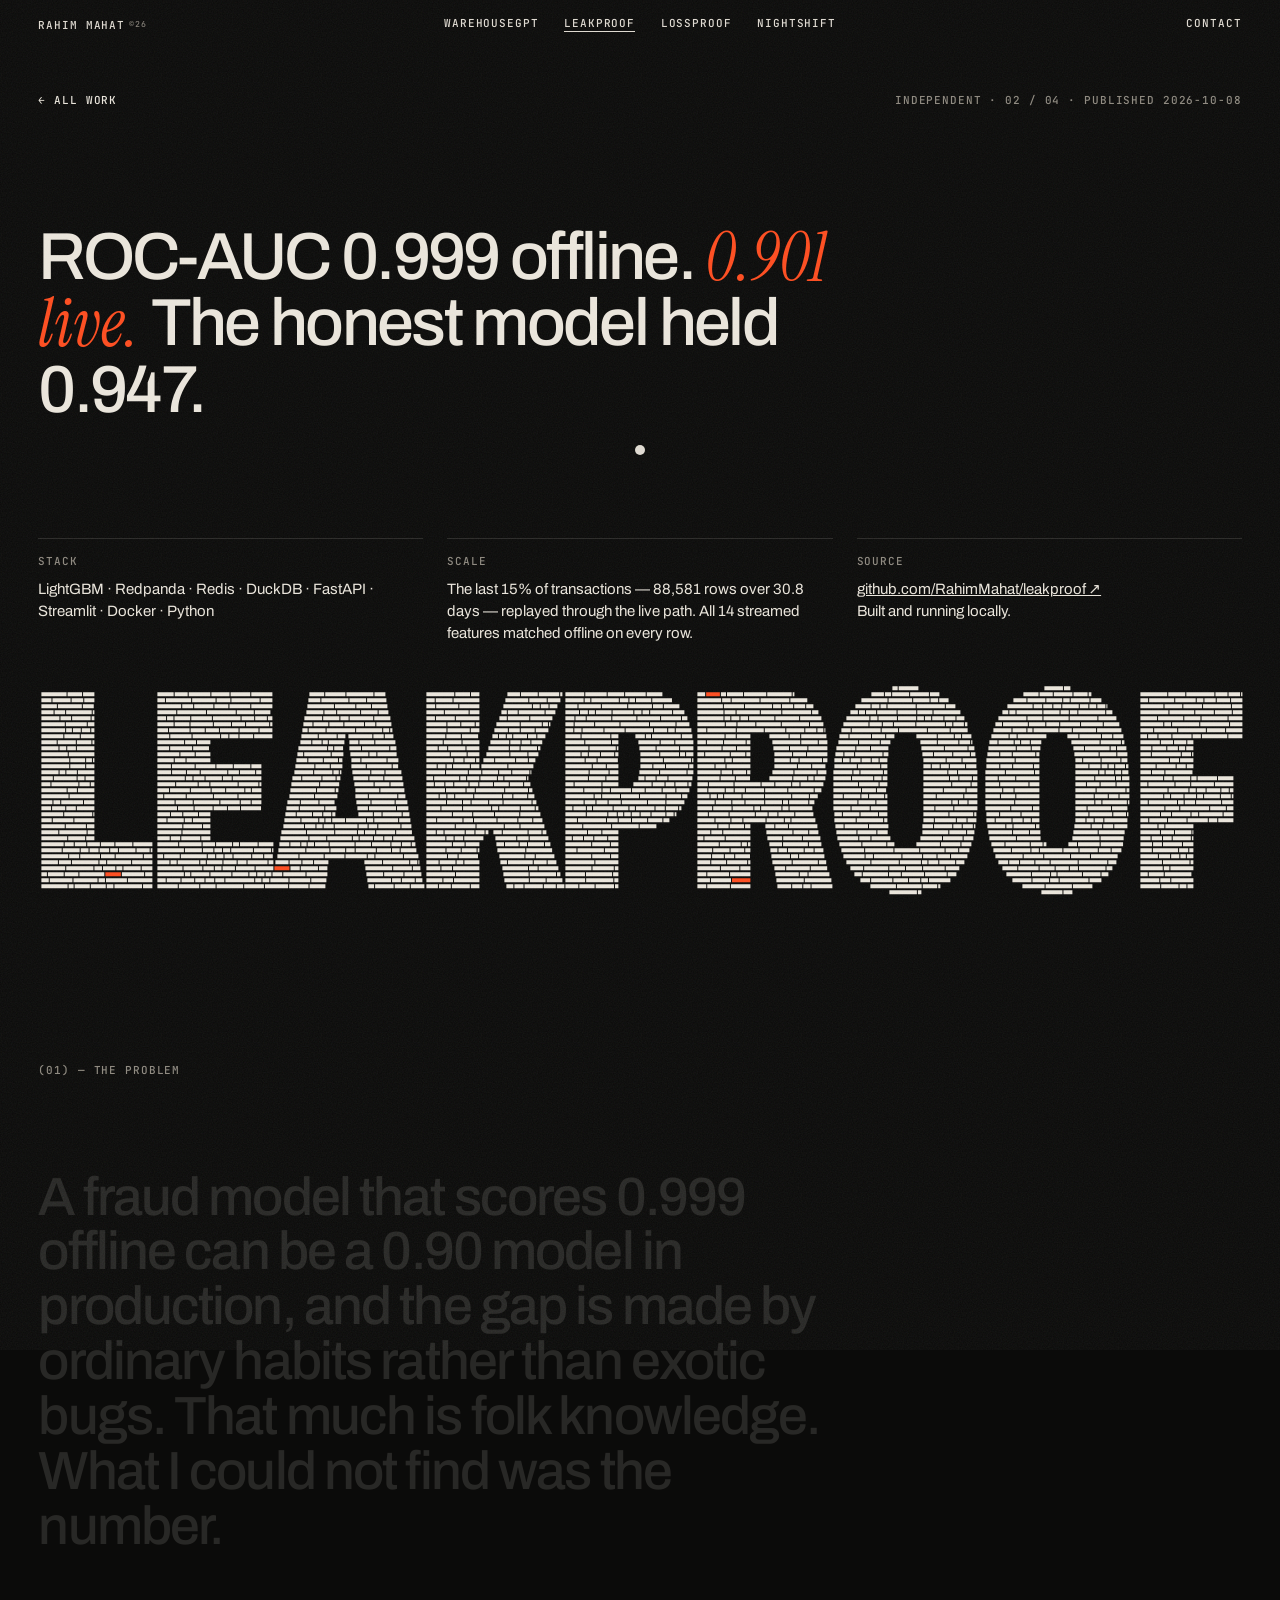
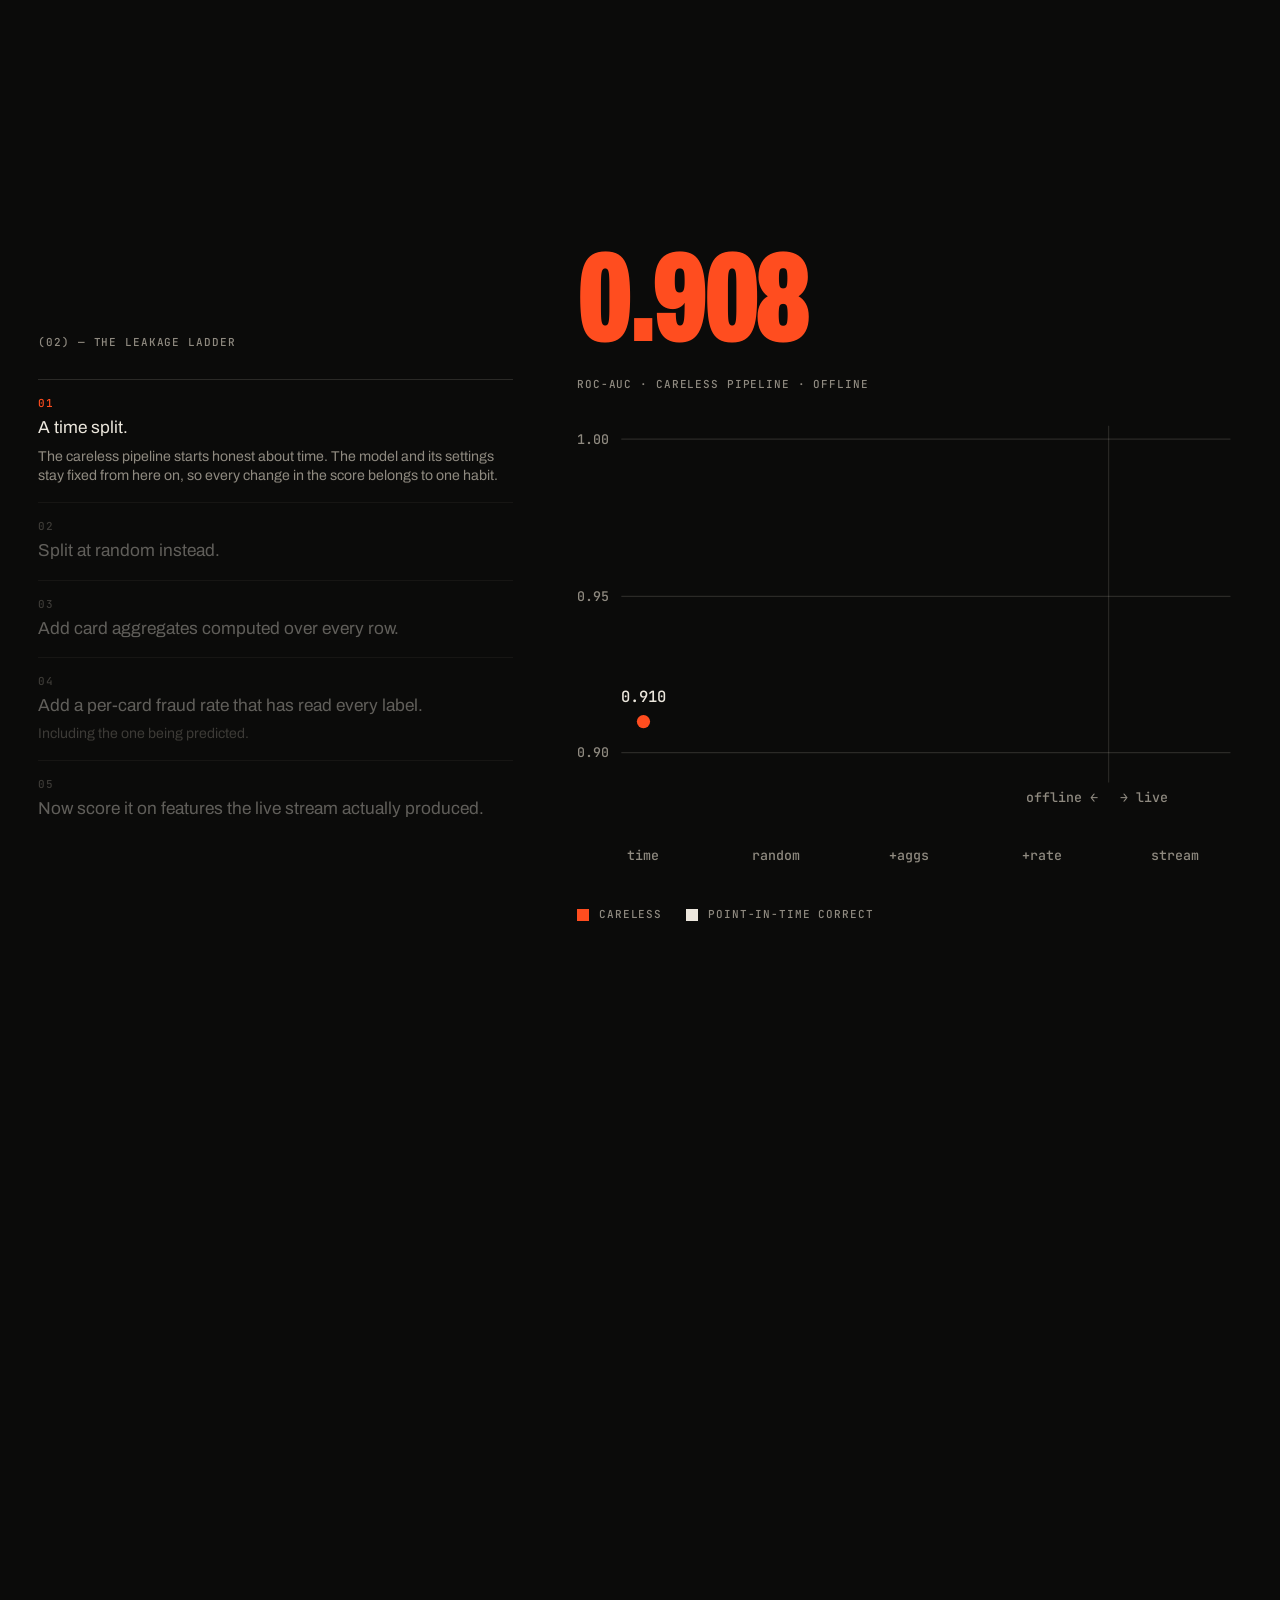
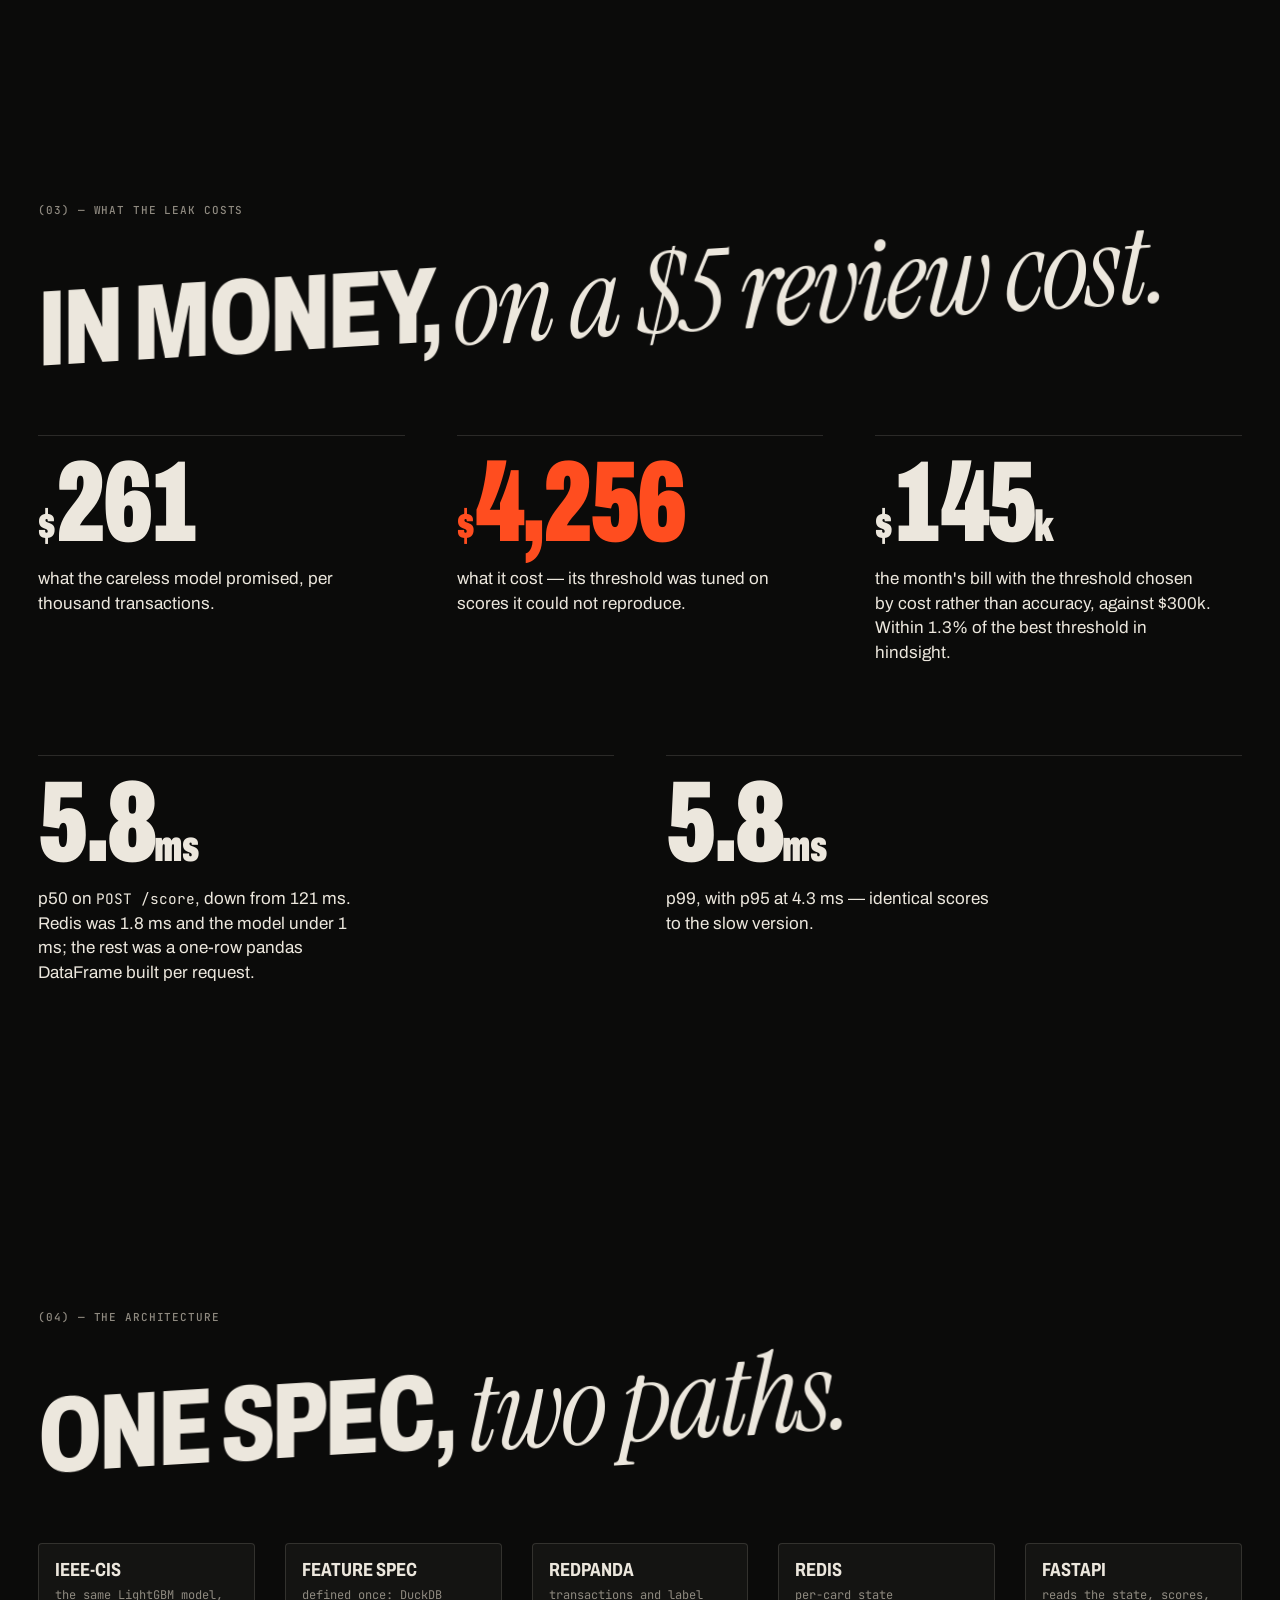
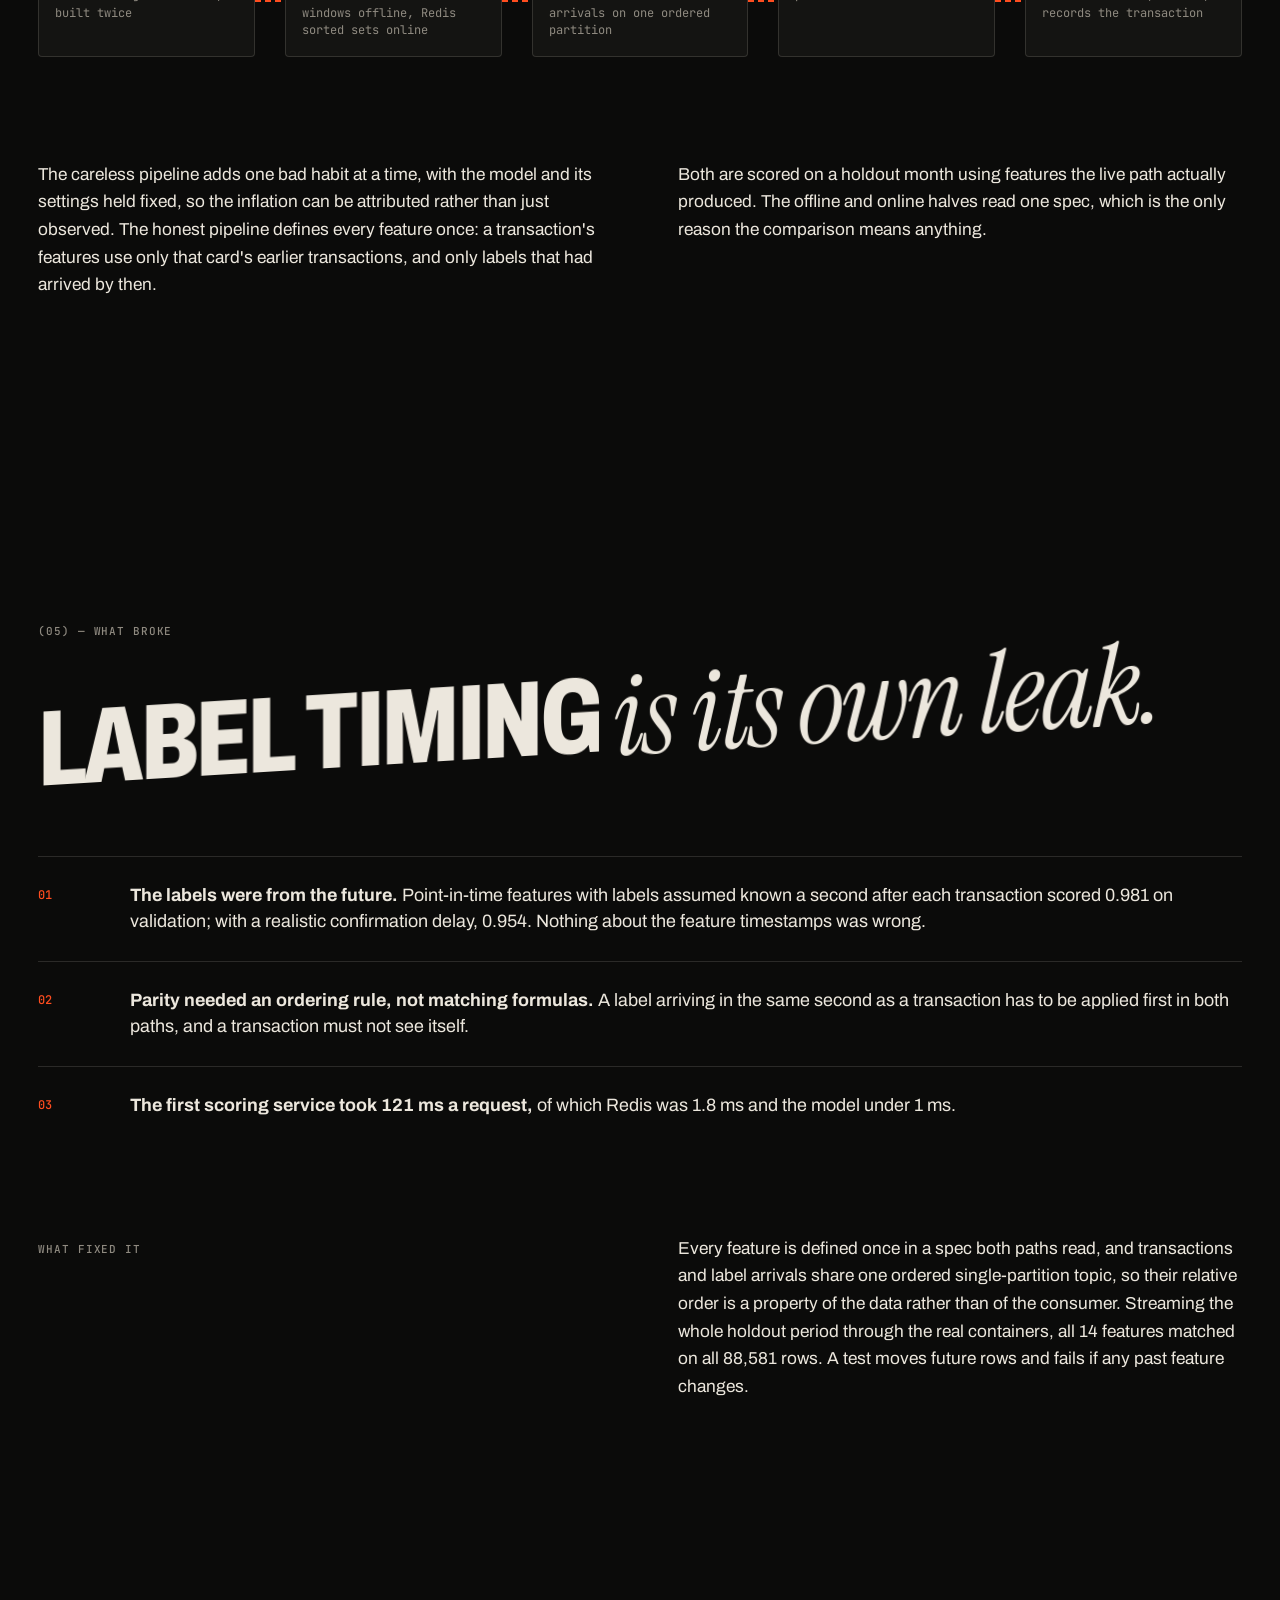
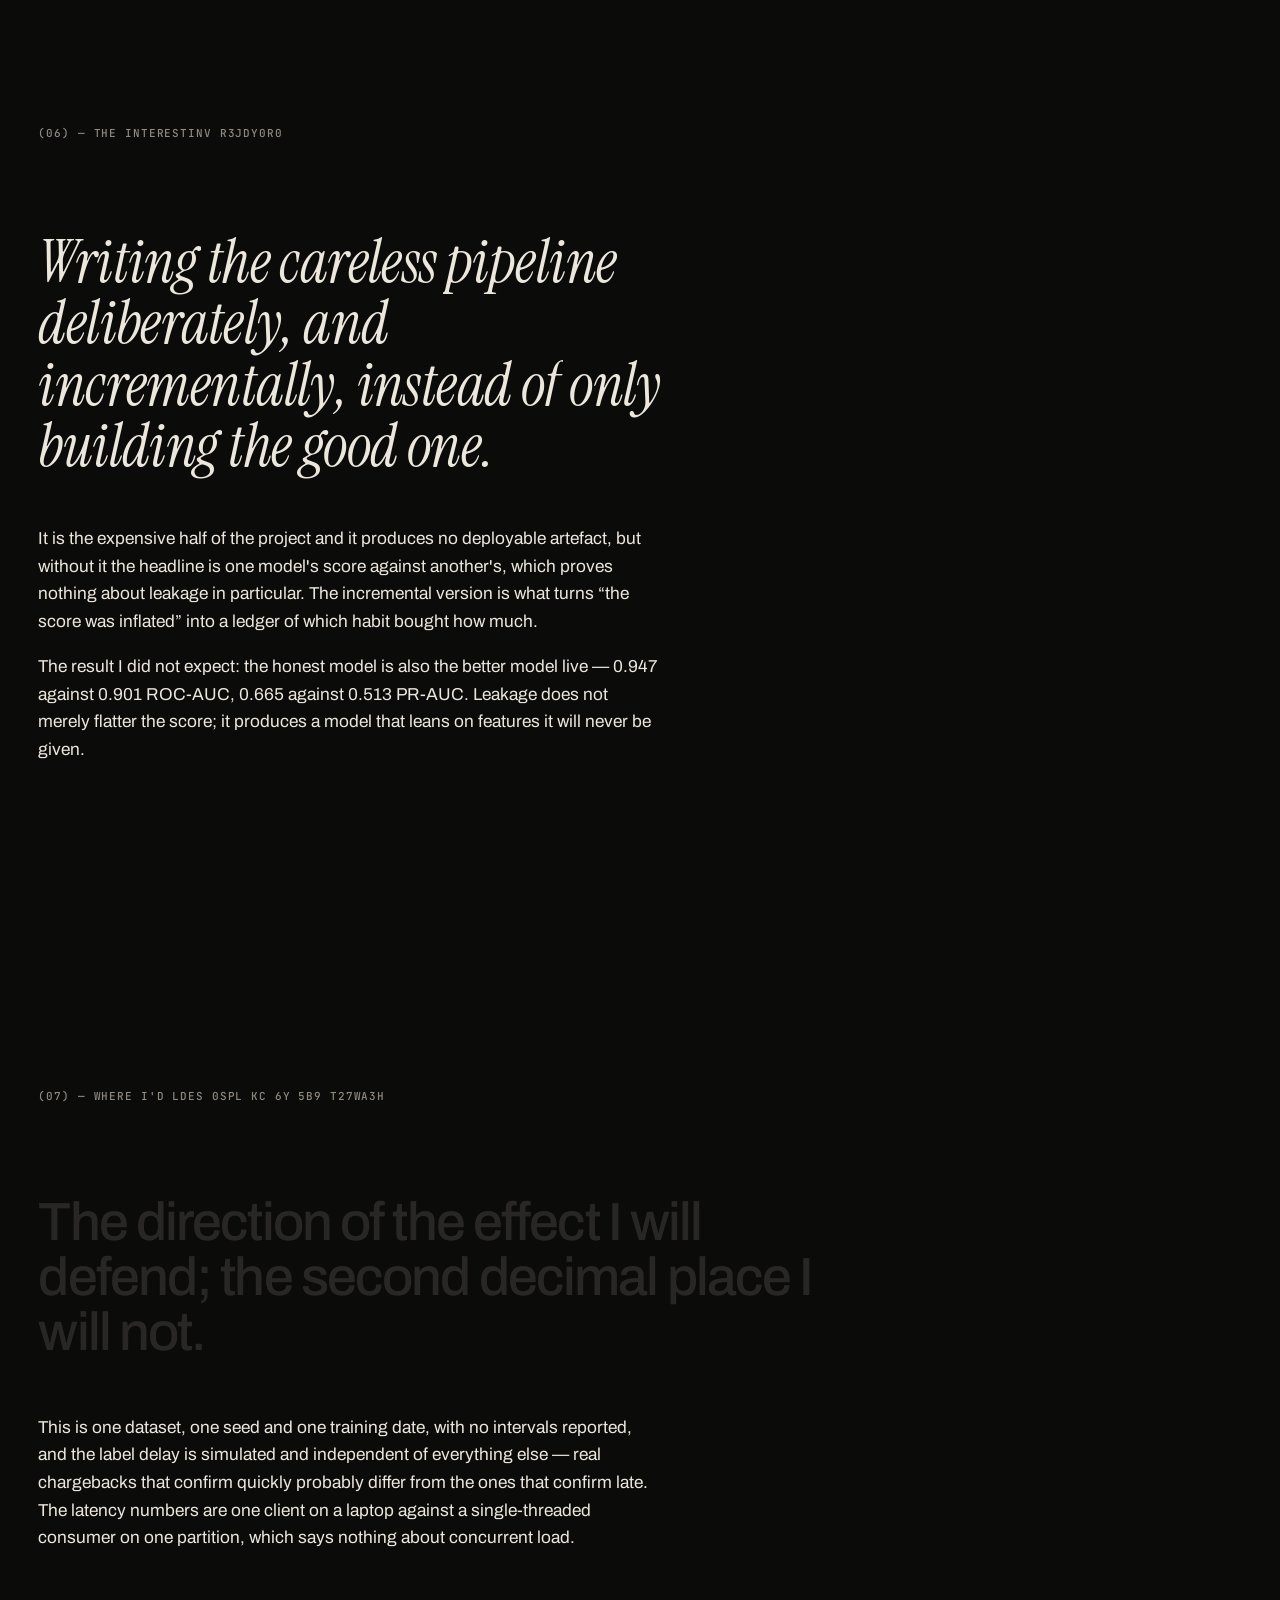
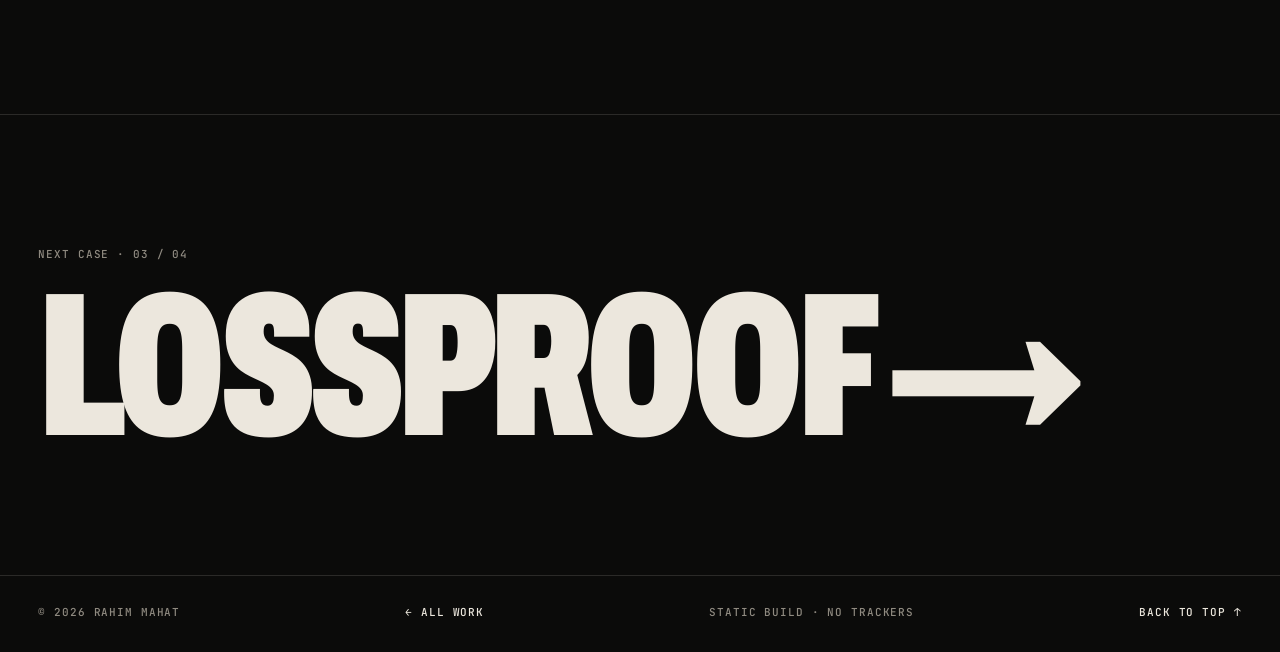
<file: leakproof.html>
<!doctype html>
<html lang="en">
<head>
<meta charset="utf-8">
<meta name="viewport" content="width=device-width, initial-scale=1">
<title>Leakproof — Rahim Mahat</title>
<meta name="description" content="The same fraud model built carelessly and point-in-time correct, then scored on live stream features. ROC-AUC 0.999 offline, 0.901 live.">
<meta name="theme-color" content="#0b0b0a">
<link rel="icon" href="data:image/svg+xml,%3Csvg xmlns='http://www.w3.org/2000/svg' viewBox='0 0 32 32'%3E%3Crect width='32' height='32' fill='%230b0b0a'/%3E%3Crect x='6' y='14' width='20' height='4' fill='%23ff4d1f'/%3E%3C/svg%3E">
<link rel="preconnect" href="https://fonts.googleapis.com">
<link rel="preconnect" href="https://fonts.gstatic.com" crossorigin>
<link rel="stylesheet" href="https://fonts.googleapis.com/css2?family=Archivo:wdth,wght@62..125,100..900&family=Instrument+Serif:ital@0;1&family=JetBrains+Mono:wght@400;500&display=swap">
<link rel="stylesheet" href="style.css">
<script>document.documentElement.classList.add('js');try{if(sessionStorage.getItem('sweep'))document.documentElement.classList.add('arriving')}catch(e){}</script>
<script src="vendor/lenis.min.js" defer></script>
<script src="site.js" defer></script>
<script src="case.js" defer></script>
</head>
<body>
<a class="skip" href="#main">Skip to content</a>
<div class="cursor" aria-hidden="true"><span class="cursor__label"></span></div>
<div class="preview" aria-hidden="true"></div>
<div class="progress" aria-hidden="true"><i></i></div>
<div class="grain" aria-hidden="true"></div>

<header class="nav">
  <a class="nav__logo" href="index.html" data-magnetic>Rahim Mahat<sup>©26</sup></a>
  <nav class="nav__links" aria-label="Case studies">
    <a href="warehouse-gpt.html">WarehouseGPT</a>
    <a href="leakproof.html" aria-current="page">Leakproof</a>
    <a href="lossproof.html">Lossproof</a>
    <a href="nightshift.html">Nightshift</a>
  </nav>
  <div class="nav__meta">
    <a class="nav__contact" href="index.html#contact">Contact</a>
  </div>
</header>

<main id="main">

<section class="case-hero" id="top">
  <div class="case-hero__meta label"><a href="index.html#work">← All work</a><span>Independent · 02 / 04 · published 2026-10-08</span></div>
  <p class="case-hero__hook" data-split>ROC-AUC 0.999 offline. <em>0.901 live.</em> The honest model held 0.947.</p>
  <dl class="facts">
    <div><dt class="label">stack</dt><dd>LightGBM · Redpanda · Redis · DuckDB · FastAPI · Streamlit · Docker · Python</dd></div>
    <div><dt class="label">scale</dt><dd>The last 15% of transactions — 88,581 rows over 30.8 days — replayed through the live path. All 14 streamed features matched offline on every row.</dd></div>
    <div><dt class="label">source</dt><dd><a href="https://github.com/RahimMahat/leakproof" target="_blank" rel="noopener noreferrer">github.com/RahimMahat/leakproof ↗</a><br>Built and running locally.</dd></div>
  </dl>
  <h1 class="case-hero__title" aria-label="Leakproof" data-fit data-letters><span aria-hidden="true">Leakproof</span></h1>
</section>

<section class="case-sec" aria-labelledby="problem-h">
  <div class="sec-head"><p class="label" id="problem-h">(01) — The problem</p></div>
  <p class="lede" data-scrub>A fraud model that scores 0.999 offline can be a 0.90 model in production, and the gap is made by ordinary habits rather than exotic bugs. That much is folk knowledge. What I could not find was the number.</p>
</section>

<section class="story" aria-labelledby="ladder-h"
  data-values="0.910|0.970|0.974|0.999|0.901"
  data-captions="ROC-AUC · careless pipeline · offline|ROC-AUC · careless · offline|ROC-AUC · careless · offline|ROC-AUC · careless · offline|ROC-AUC · careless · live. The honest one held 0.947.">
  <div class="story__pin">
    <div>
      <p class="label" id="ladder-h">(02) — The leakage ladder</p>
      <ol class="story__steps">
        <li>A time split. <small>The careless pipeline starts honest about time. The model and its settings stay fixed from here on, so every change in the score belongs to one habit.</small></li>
        <li>Split at random instead.</li>
        <li>Add card aggregates computed over every row.</li>
        <li>Add a per-card fraud rate that has read every label. <small>Including the one being predicted.</small></li>
        <li>Now score it on features the live stream actually produced.</li>
      </ol>
    </div>
    <div class="story__chart">
      <p class="readout readout--hot" data-readout>0.901</p>
      <p class="label story__cap" data-caption>ROC-AUC · careless · live. The honest one held 0.947.</p>
      <svg class="ladder" viewBox="0 0 600 420" role="img" aria-label="ROC-AUC offline as each habit is added: 0.910, 0.970, 0.974, 0.999. Live: 0.901. The point-in-time pipeline scored 0.954 offline and 0.947 live.">
        <line class="gl" x1="40" x2="590" y1="303" y2="303"/><text x="0" y="307">0.90</text>
        <line class="gl" x1="40" x2="590" y1="162" y2="162"/><text x="0" y="166">0.95</text>
        <line class="gl" x1="40" x2="590" y1="20" y2="20"/><text x="0" y="24">1.00</text>
        <line class="gl" x1="480" x2="480" y1="8" y2="330"/>
        <text x="470" y="348" text-anchor="end">offline ←</text><text x="490" y="348">→ live</text>
        <path class="hot" pathLength="1" data-at="1" d="M60 275 L180 105"/>
        <path class="hot" pathLength="1" data-at="2" d="M180 105 L300 94"/>
        <path class="hot" pathLength="1" data-at="3" d="M300 94 L420 23"/>
        <path class="hot" pathLength="1" data-at="4" d="M420 23 L540 300"/>
        <path class="ok" pathLength="1" data-at="4" d="M420 150 L540 170"/>
        <circle class="hot" r="6" cx="60" cy="275" data-at="0"/>
        <circle class="hot" r="6" cx="180" cy="105" data-at="1"/>
        <circle class="hot" r="6" cx="300" cy="94" data-at="2"/>
        <circle class="hot" r="6" cx="420" cy="23" data-at="3"/>
        <circle class="hot" r="6" cx="540" cy="300" data-at="4"/>
        <circle class="ok" r="6" cx="420" cy="150" data-at="4"/>
        <circle class="ok" r="6" cx="540" cy="170" data-at="4"/>
        <text class="v" x="60" y="257" text-anchor="middle" data-at="0">0.910</text>
        <text class="v" x="168" y="96" text-anchor="end" data-at="1">0.970</text>
        <text class="v" x="300" y="76" text-anchor="middle" data-at="2">0.974</text>
        <text class="v" x="408" y="18" text-anchor="end" data-at="3">0.999</text>
        <text class="v" x="554" y="305" data-at="4">0.901</text>
        <text class="v" x="408" y="155" text-anchor="end" data-at="4">0.954</text>
        <text class="v" x="554" y="175" data-at="4">0.947</text>
        <text x="60" y="400" text-anchor="middle">time</text>
        <text x="180" y="400" text-anchor="middle">random</text>
        <text x="300" y="400" text-anchor="middle">+aggs</text>
        <text x="420" y="400" text-anchor="middle">+rate</text>
        <text x="540" y="400" text-anchor="middle">stream</text>
      </svg>
      <p class="label legend"><i></i>careless <i class="ok"></i>point-in-time correct</p>
    </div>
  </div>
</section>

<section class="case-sec" aria-labelledby="cost-h">
  <div class="sec-head">
    <p class="label">(03) — What the leak costs</p>
    <h2 class="h2" id="cost-h" data-split>In money, <em>on a $5 review cost.</em></h2>
  </div>
  <div class="figs">
    <div class="fig" data-reveal><p class="fig__n"><small>$</small><span data-count="264">264</span></p><p>what the careless model promised, per thousand transactions.</p></div>
    <div class="fig" data-reveal><p class="fig__n fig__n--hot"><small>$</small><span data-count="4,304">4,304</span></p><p>what it cost — its threshold was tuned on scores it could not reproduce.</p></div>
    <div class="fig" data-reveal><p class="fig__n"><small>$</small><span data-count="147">147</span><small>k</small></p><p>the month's bill with the threshold chosen by cost rather than accuracy, against $300k. Within 1.3% of the best threshold in hindsight.</p></div>
  </div>
  <div class="figs">
    <div class="fig" data-reveal><p class="fig__n"><span data-count="2.8" data-from="121">2.8</span><small>ms</small></p><p>p50 on <code>POST /score</code>, down from 121 ms. Redis was 1.8 ms and the model under 1 ms; the rest was a one-row pandas DataFrame built per request.</p></div>
    <div class="fig" data-reveal><p class="fig__n"><span data-count="5.9">5.9</span><small>ms</small></p><p>p99, with p95 at 4.3 ms — identical scores to the slow version.</p></div>
  </div>
</section>

<section class="case-sec" aria-labelledby="arch-h">
  <div class="sec-head">
    <p class="label">(04) — The architecture</p>
    <h2 class="h2" id="arch-h" data-split>One spec, <em>two paths.</em></h2>
  </div>
  <ol class="flow" data-reveal>
    <li>IEEE-CIS<small>the same LightGBM model, built twice</small></li>
    <li>Feature spec<small>defined once: DuckDB windows offline, Redis sorted sets online</small></li>
    <li>Redpanda<small>transactions and label arrivals on one ordered partition</small></li>
    <li>Redis<small>per-card state</small></li>
    <li>FastAPI<small>reads the state, scores, records the transaction</small></li>
  </ol>
  <div class="cols">
    <div class="prose" data-reveal><p>The careless pipeline adds one bad habit at a time, with the model and its settings held fixed, so the inflation can be attributed rather than just observed. The honest pipeline defines every feature once: a transaction's features use only that card's earlier transactions, and only labels that had arrived by then.</p></div>
    <div class="prose" data-reveal><p>Both are scored on a holdout month using features the live path actually produced. The offline and online halves read one spec, which is the only reason the comparison means anything.</p></div>
  </div>
</section>

<section class="case-sec" data-theme="paper" aria-labelledby="broke-h">
  <div class="sec-head">
    <p class="label">(05) — What broke</p>
    <h2 class="h2" id="broke-h" data-split>Label timing <em>is its own leak.</em></h2>
  </div>
  <ol class="broke">
    <li data-reveal><p><b>The labels were from the future.</b> Point-in-time features with labels assumed known a second after each transaction scored 0.981 on validation; with a realistic confirmation delay, 0.954. Nothing about the feature timestamps was wrong.</p></li>
    <li data-reveal><p><b>Parity needed an ordering rule, not matching formulas.</b> A label arriving in the same second as a transaction has to be applied first in both paths, and a transaction must not see itself.</p></li>
    <li data-reveal><p><b>The first scoring service took 121 ms a request,</b> of which Redis was 1.8 ms and the model under 1 ms.</p></li>
  </ol>
  <div class="cols">
    <p class="label">What fixed it</p>
    <div class="prose" data-reveal><p>Every feature is defined once in a spec both paths read, and transactions and label arrivals share one ordered single-partition topic, so their relative order is a property of the data rather than of the consumer. Streaming the whole holdout period through the real containers, all 14 features matched on all 88,581 rows. A test moves future rows and fails if any past feature changes.</p></div>
  </div>
</section>

<section class="case-sec" aria-labelledby="decision-h">
  <div class="sec-head"><p class="label" id="decision-h">(06) — The interesting decision</p></div>
  <p class="quote" data-split>Writing the careless pipeline deliberately, and incrementally, instead of only building the good one.</p>
  <div class="prose" data-reveal>
    <p>It is the expensive half of the project and it produces no deployable artefact, but without it the headline is one model's score against another's, which proves nothing about leakage in particular. The incremental version is what turns “the score was inflated” into a ledger of which habit bought how much.</p>
    <p>The result I did not expect: the honest model is also the better model live — 0.947 against 0.901 ROC-AUC, 0.665 against 0.513 PR-AUC. Leakage does not merely flatter the score; it produces a model that leans on features it will never be given.</p>
  </div>
</section>

<section class="case-sec" aria-labelledby="push-h">
  <div class="sec-head"><p class="label" id="push-h">(07) — Where I'd push back on my own results</p></div>
  <p class="lede" data-scrub>The direction of the effect I will defend; the second decimal place I will not.</p>
  <div class="prose" data-reveal><p>This is one dataset, one seed and one training date, with no intervals reported, and the label delay is simulated and independent of everything else — real chargebacks that confirm quickly probably differ from the ones that confirm late. The latency numbers are one client on a laptop against a single-threaded consumer on one partition, which says nothing about concurrent load.</p></div>
</section>

<section aria-label="Next case study">
  <a class="next" href="lossproof.html"><span class="label">Next case · 03 / 04</span><span class="next__t">Lossproof →</span></a>
</section>

</main>

<footer class="foot label">
  <span>© 2026 Rahim Mahat</span>
  <a href="index.html#work">← All work</a>
  <span>static build · no trackers</span>
  <a href="#top">Back to top ↑</a>
</footer>
</body>
</html>
</file>
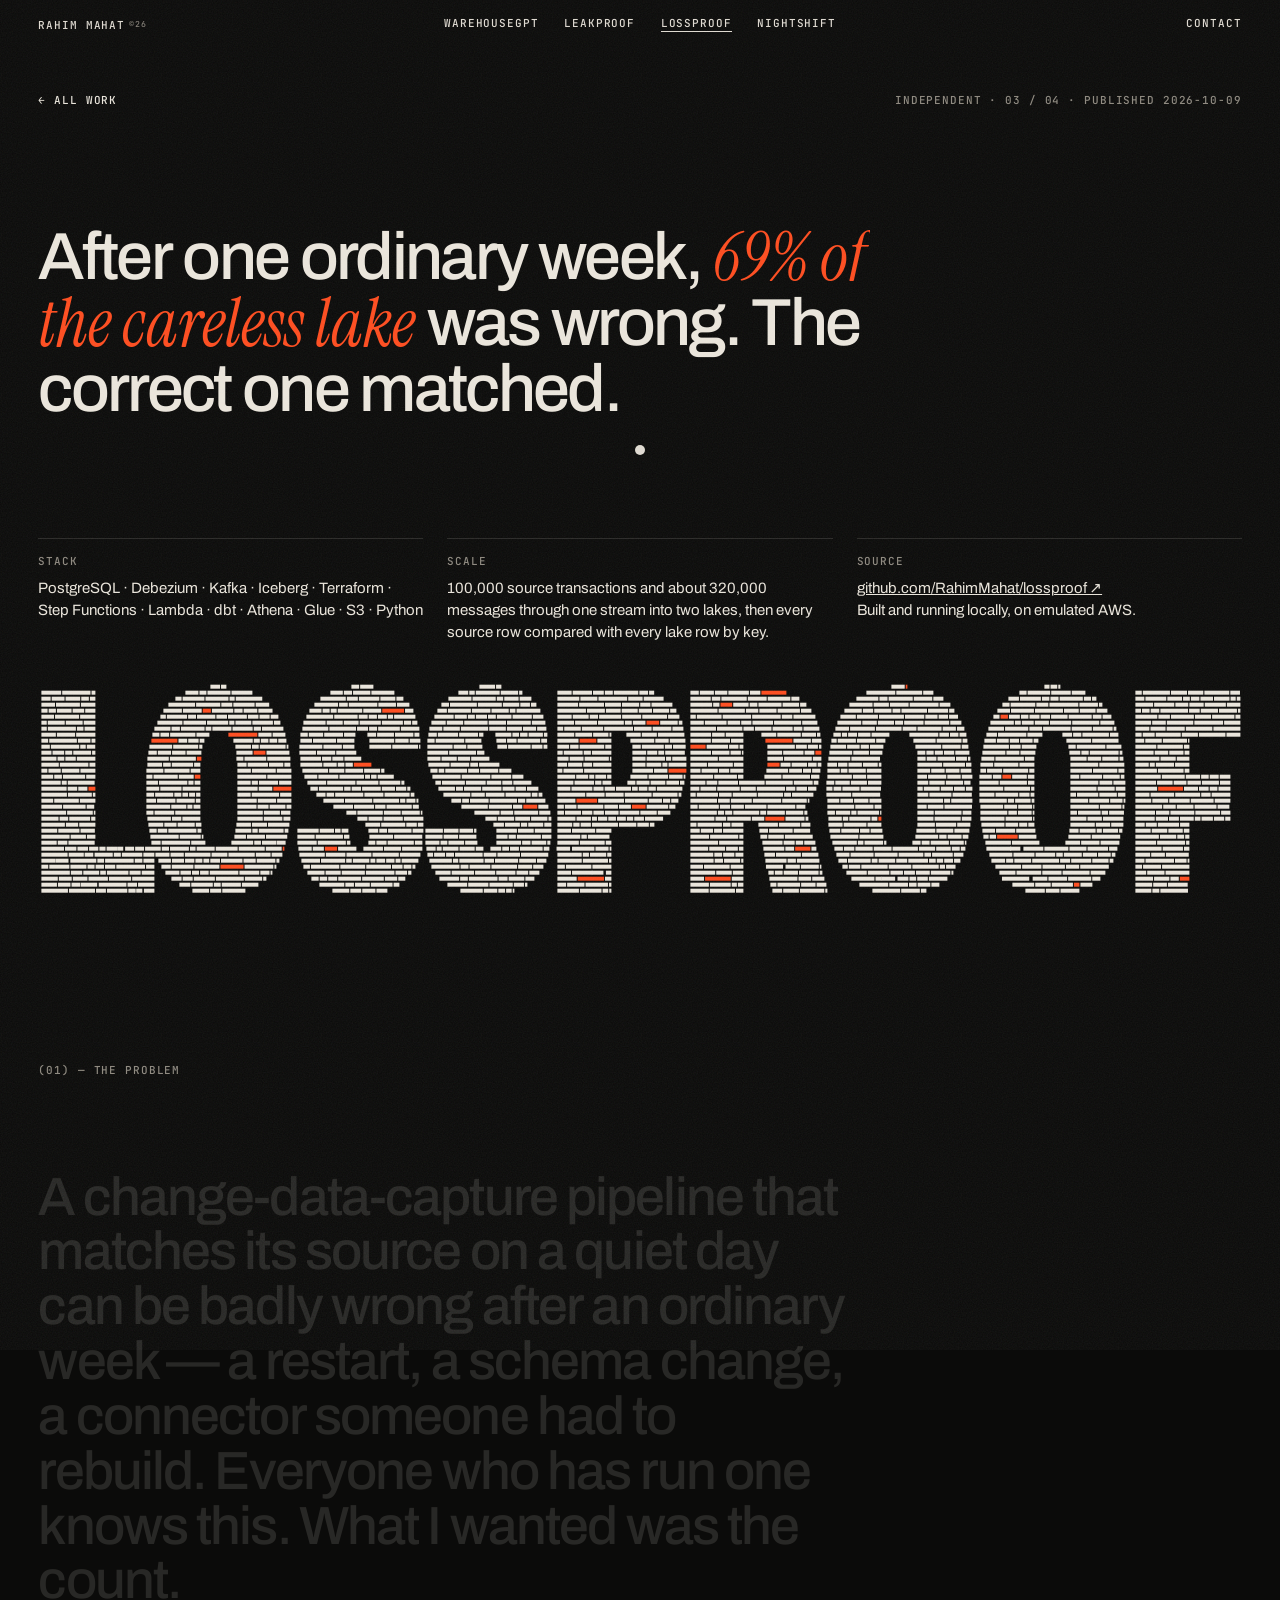
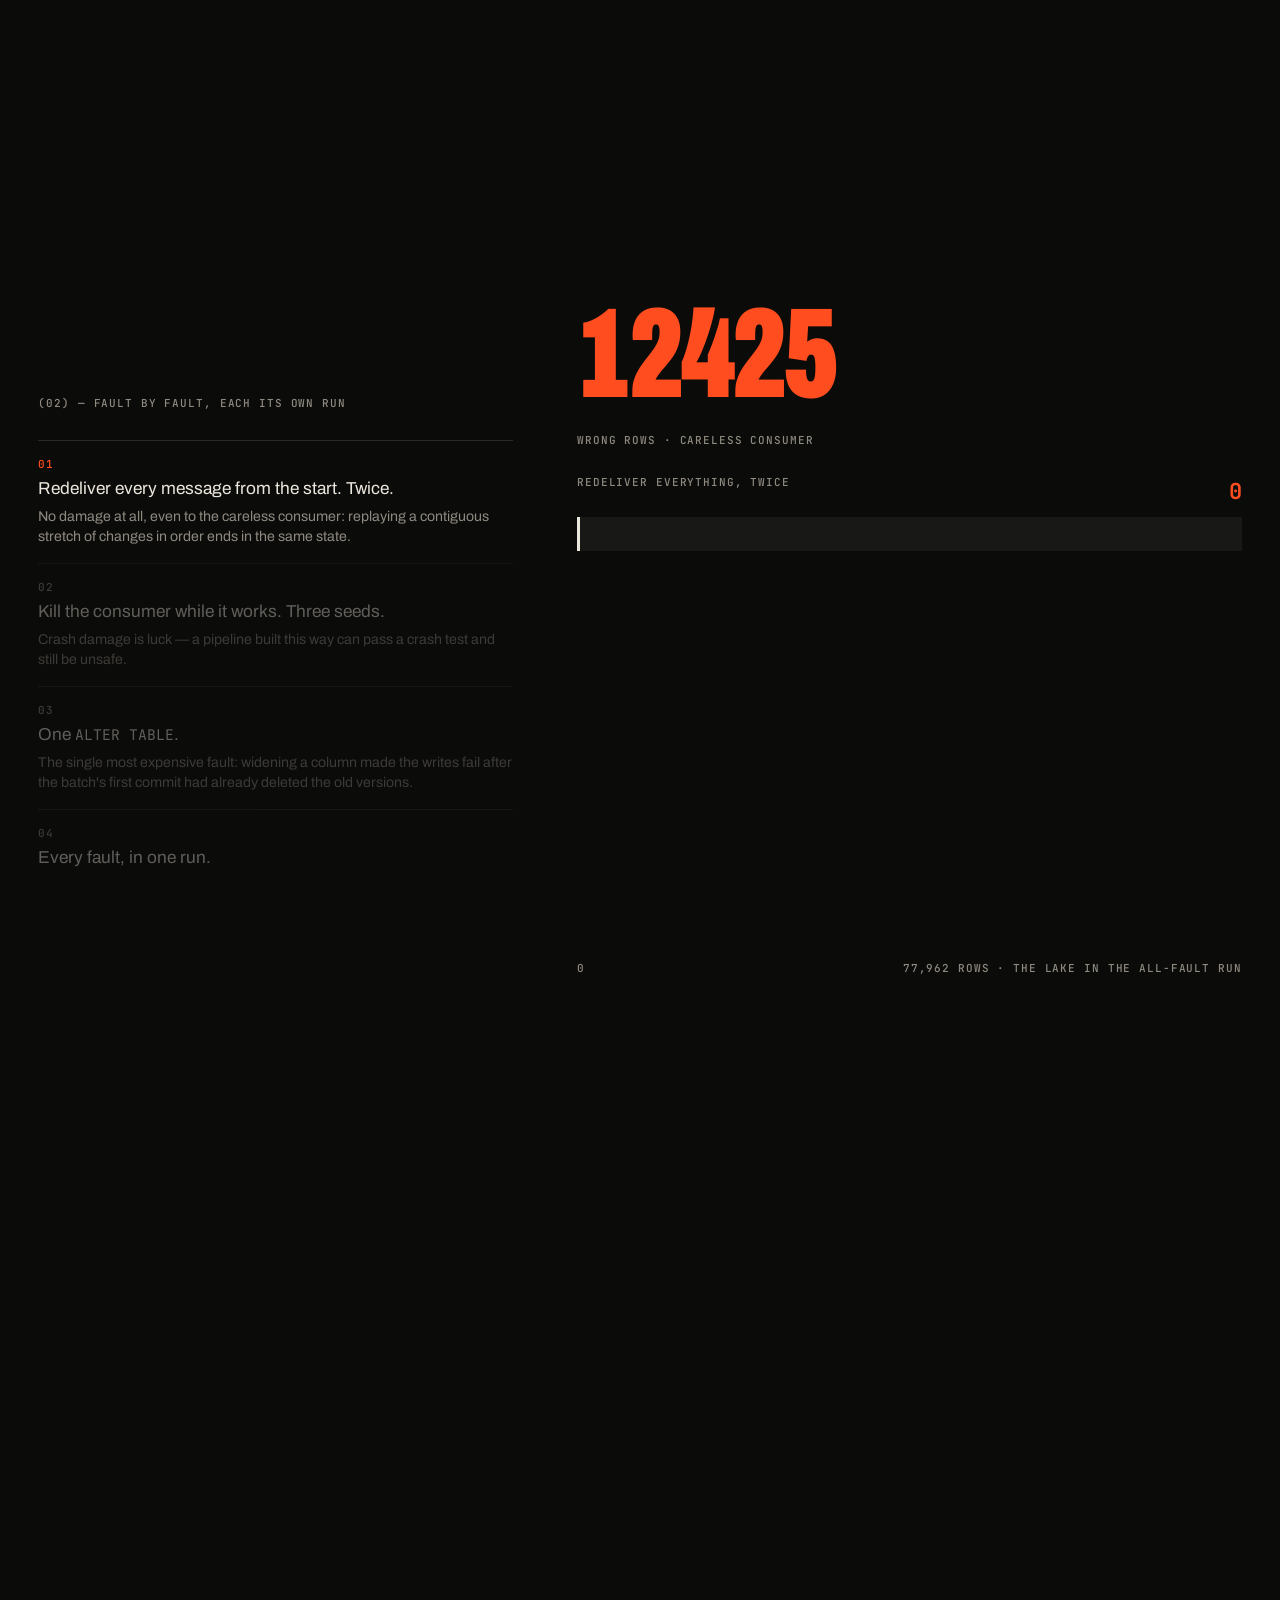
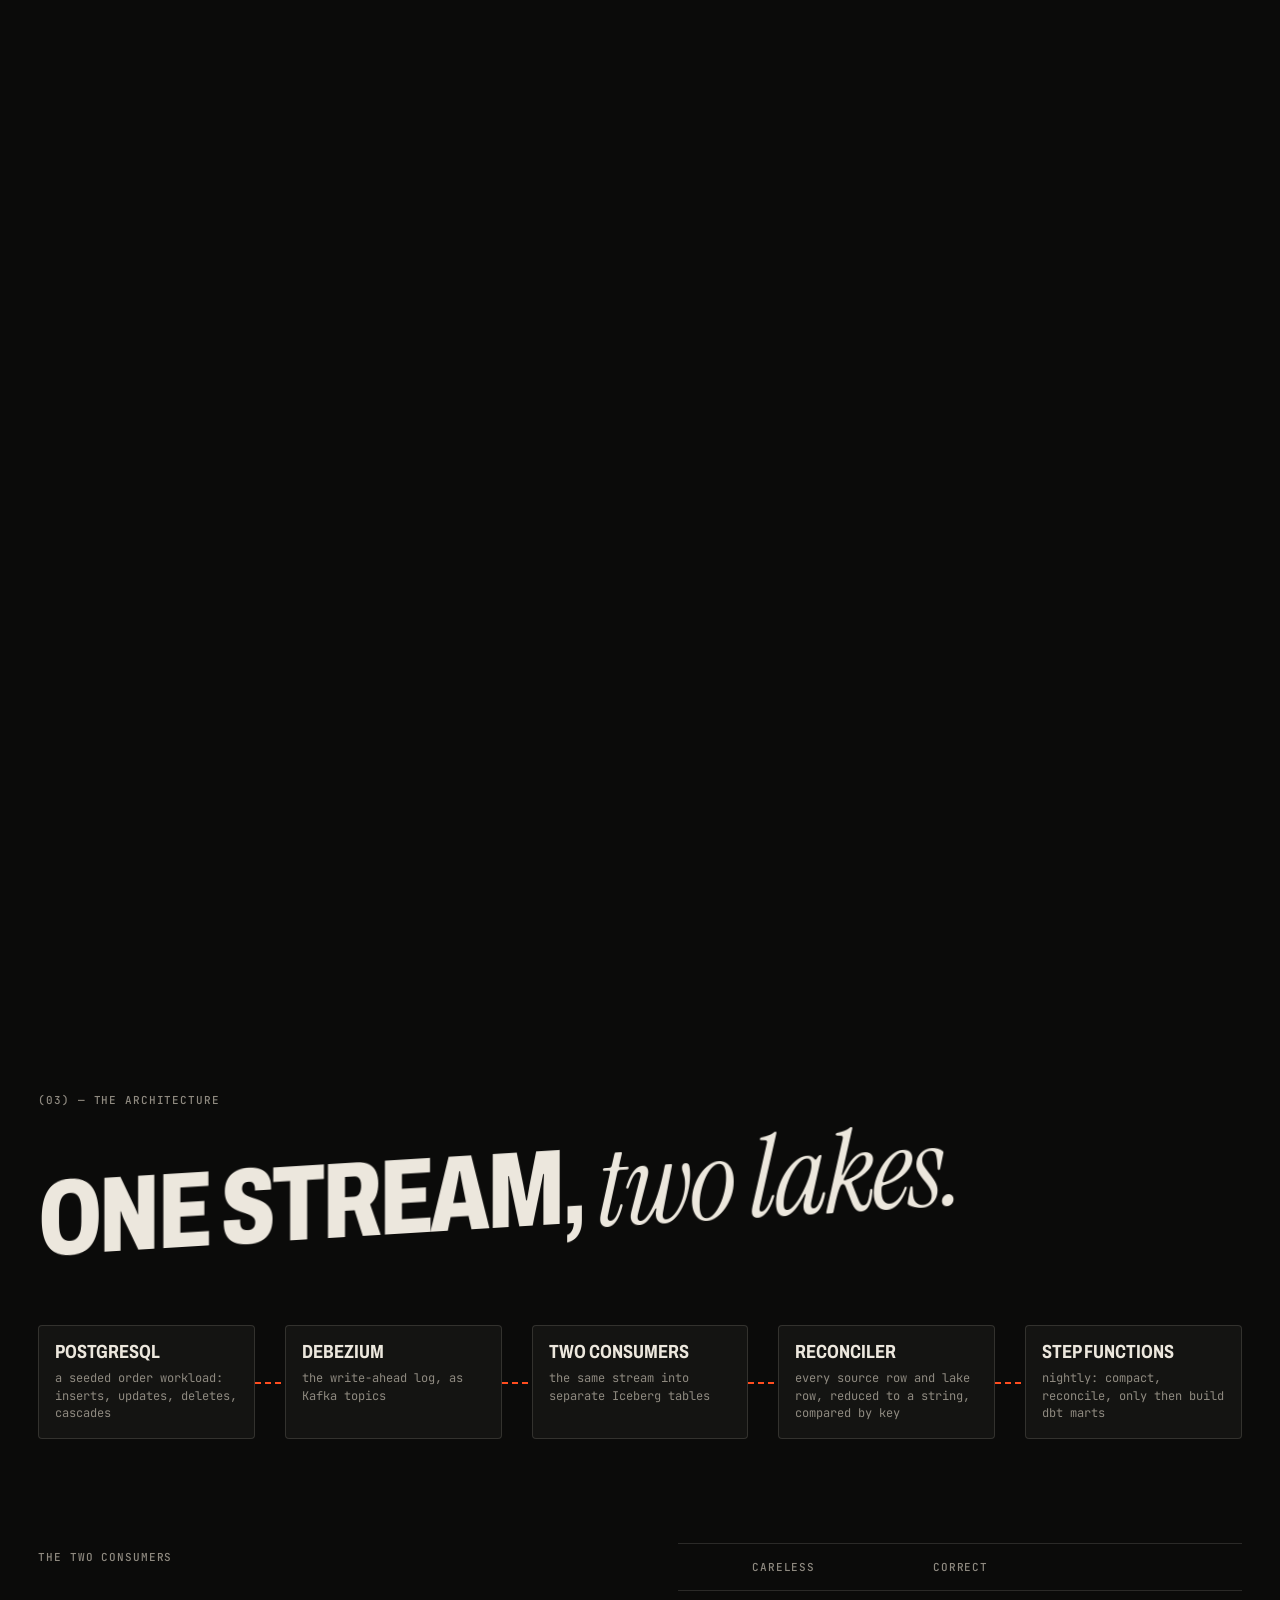
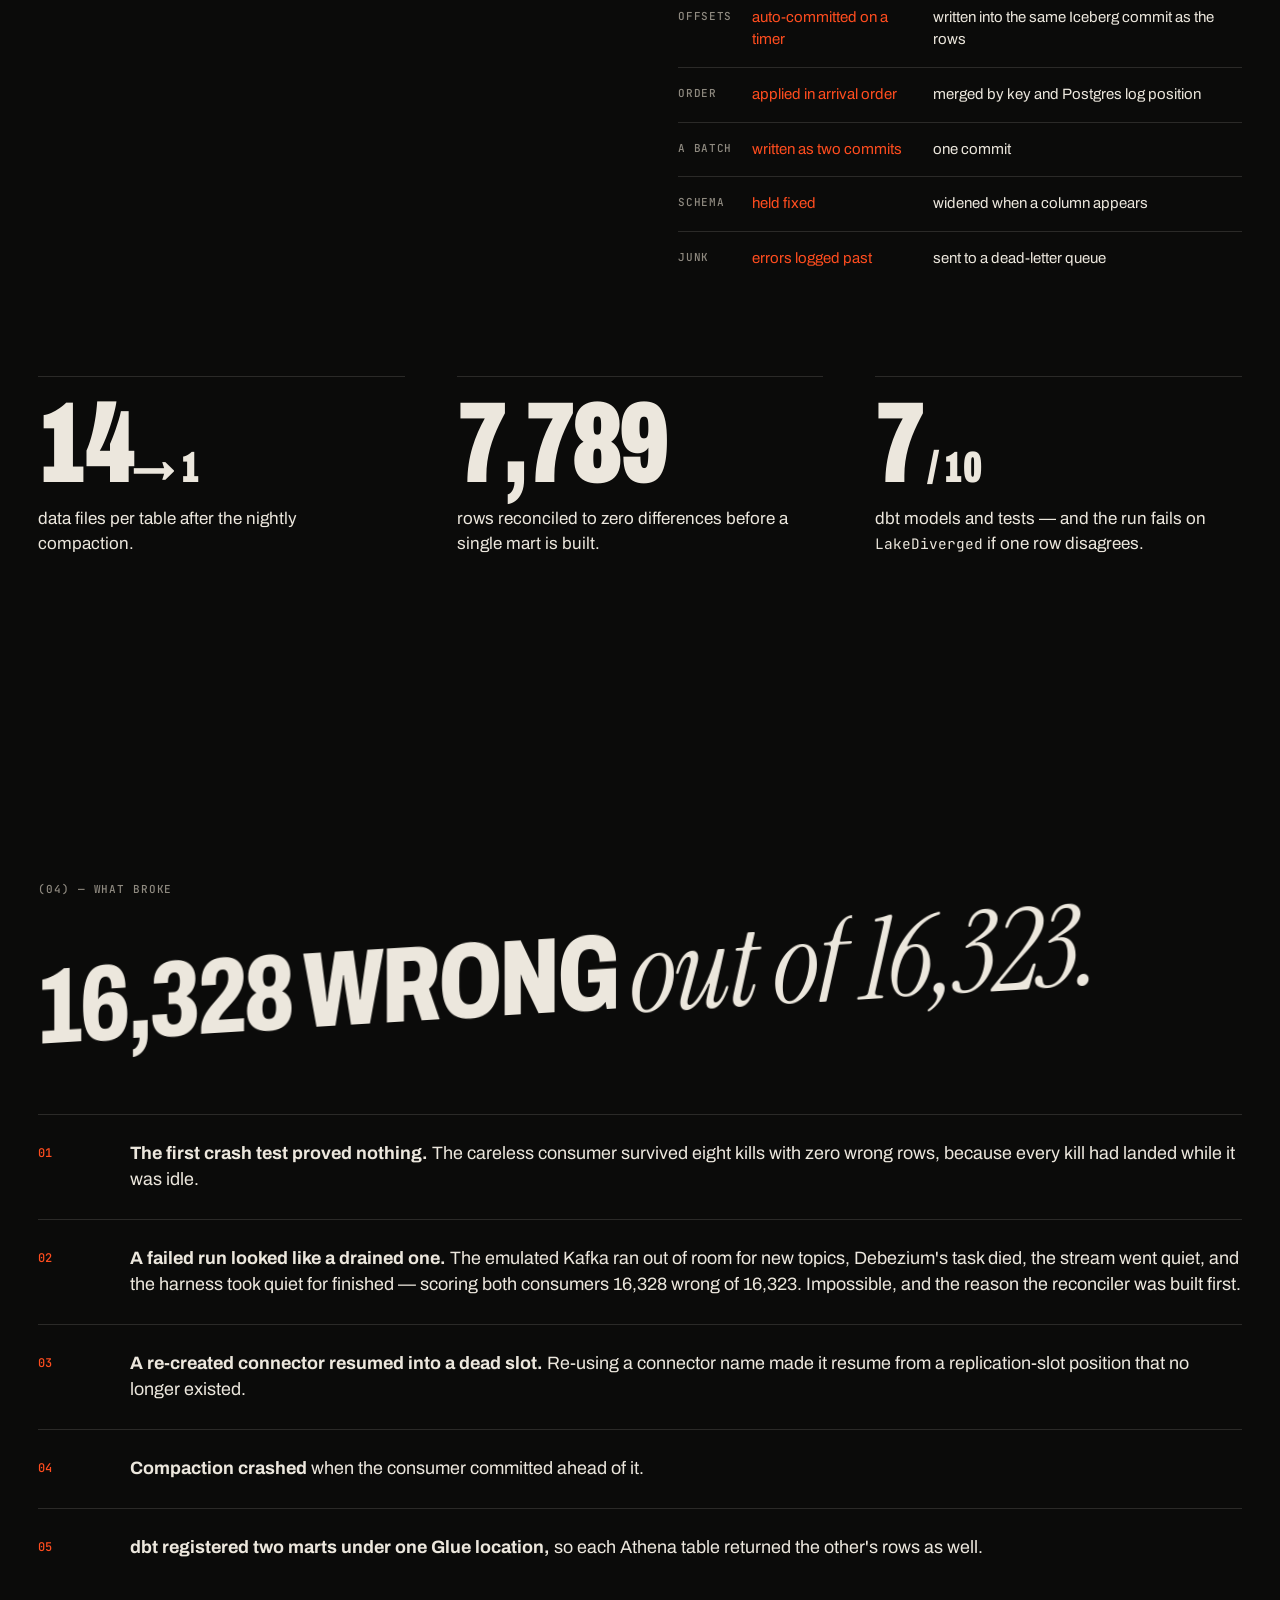
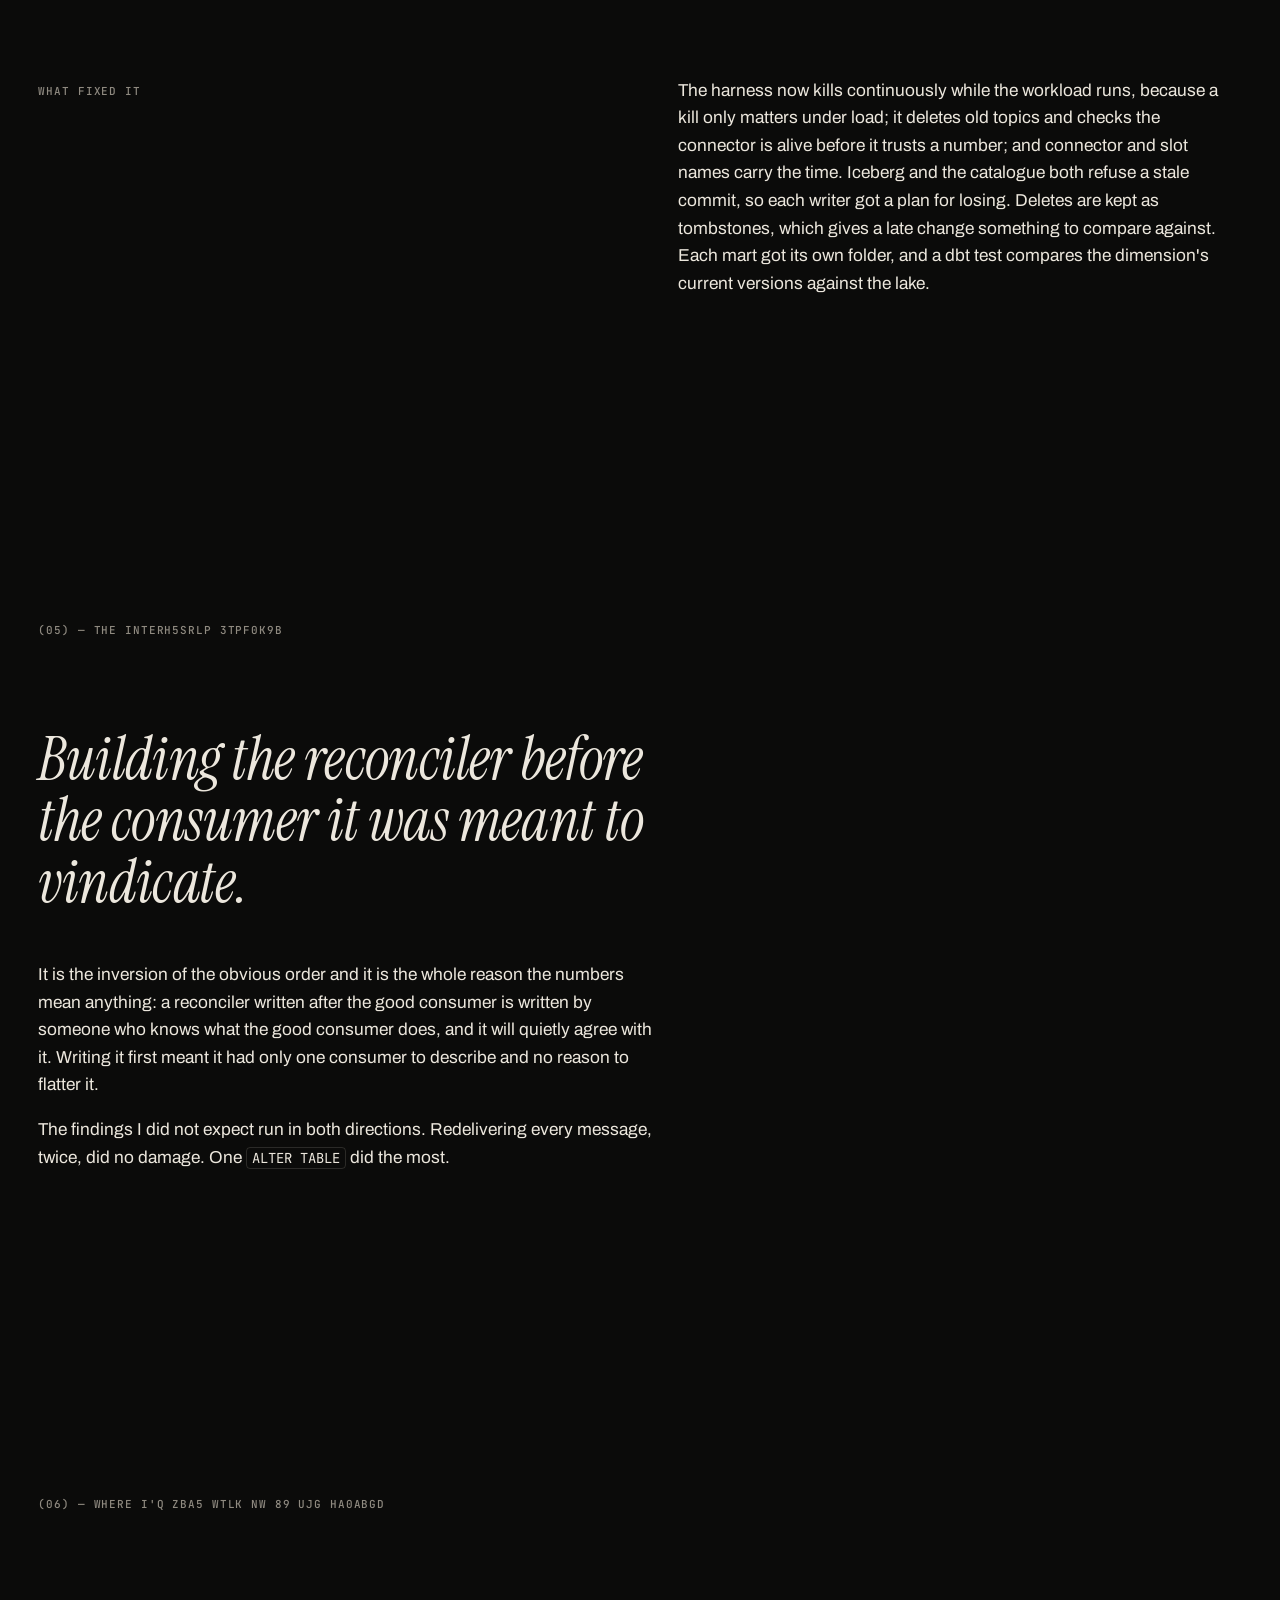
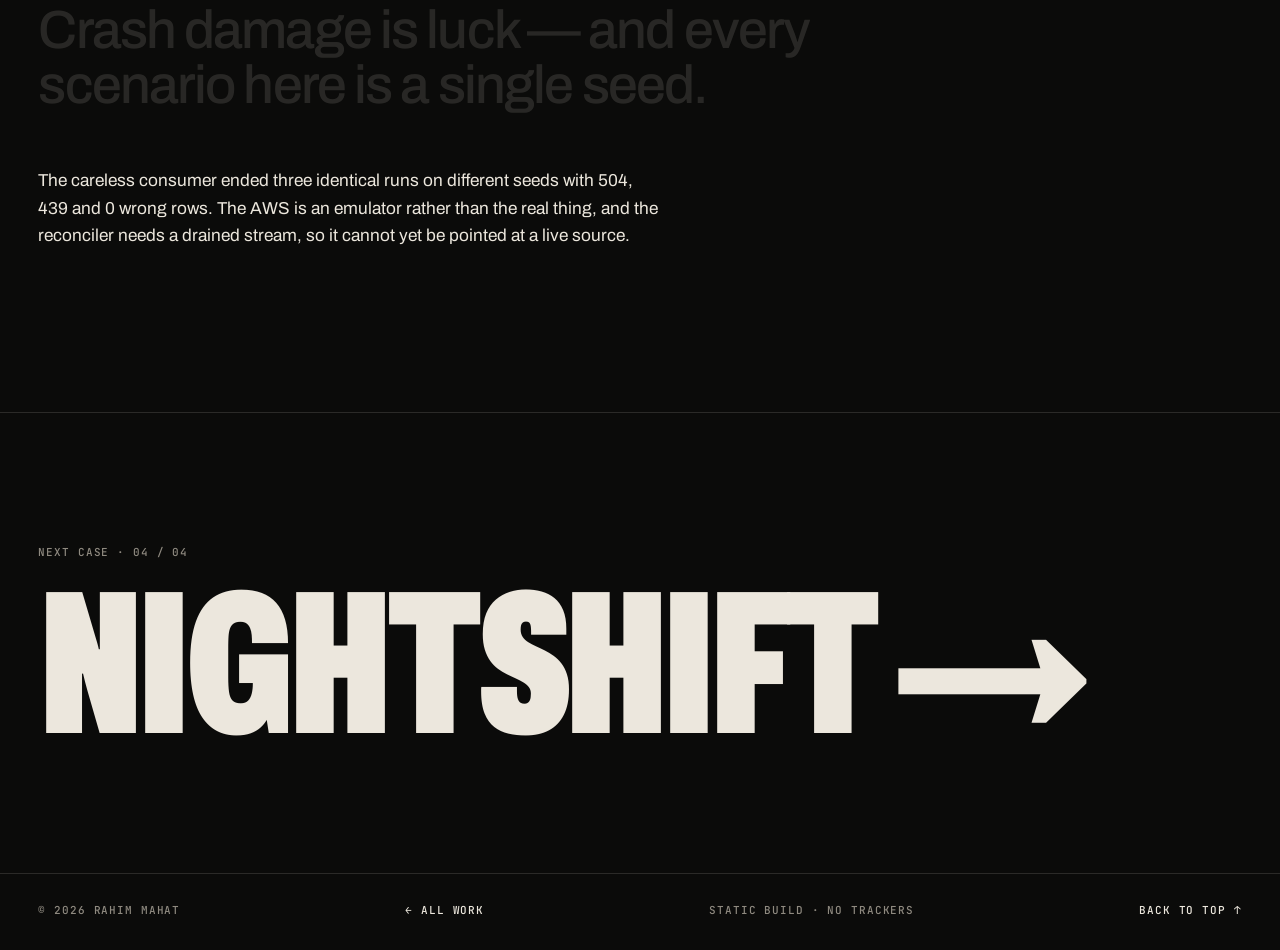
<file: lossproof.html>
<!doctype html>
<html lang="en">
<head>
<meta charset="utf-8">
<meta name="viewport" content="width=device-width, initial-scale=1">
<title>Lossproof — Rahim Mahat</title>
<meta name="description" content="The same CDC pipeline built carelessly and correctly, then faulted. With every fault in one run, 69% of the careless lake was wrong. The correct one matched.">
<meta name="theme-color" content="#0b0b0a">
<link rel="icon" href="data:image/svg+xml,%3Csvg xmlns='http://www.w3.org/2000/svg' viewBox='0 0 32 32'%3E%3Crect width='32' height='32' fill='%230b0b0a'/%3E%3Crect x='6' y='14' width='20' height='4' fill='%23ff4d1f'/%3E%3C/svg%3E">
<link rel="preconnect" href="https://fonts.googleapis.com">
<link rel="preconnect" href="https://fonts.gstatic.com" crossorigin>
<link rel="stylesheet" href="https://fonts.googleapis.com/css2?family=Archivo:wdth,wght@62..125,100..900&family=Instrument+Serif:ital@0;1&family=JetBrains+Mono:wght@400;500&display=swap">
<link rel="stylesheet" href="style.css">
<script>document.documentElement.classList.add('js');try{if(sessionStorage.getItem('sweep'))document.documentElement.classList.add('arriving')}catch(e){}</script>
<script src="vendor/lenis.min.js" defer></script>
<script src="site.js" defer></script>
<script src="case.js" defer></script>
</head>
<body>
<a class="skip" href="#main">Skip to content</a>
<div class="cursor" aria-hidden="true"><span class="cursor__label"></span></div>
<div class="preview" aria-hidden="true"></div>
<div class="progress" aria-hidden="true"><i></i></div>
<div class="grain" aria-hidden="true"></div>

<header class="nav">
  <a class="nav__logo" href="index.html" data-magnetic>Rahim Mahat<sup>©26</sup></a>
  <nav class="nav__links" aria-label="Case studies">
    <a href="warehouse-gpt.html">WarehouseGPT</a>
    <a href="leakproof.html">Leakproof</a>
    <a href="lossproof.html" aria-current="page">Lossproof</a>
    <a href="nightshift.html">Nightshift</a>
  </nav>
  <div class="nav__meta">
    <a class="nav__contact" href="index.html#contact">Contact</a>
  </div>
</header>

<main id="main">

<section class="case-hero" id="top">
  <div class="case-hero__meta label"><a href="index.html#work">← All work</a><span>Independent · 03 / 04 · published 2026-10-09</span></div>
  <p class="case-hero__hook" data-split>After one ordinary week, <em>69% of the careless lake</em> was wrong. The correct one matched.</p>
  <dl class="facts">
    <div><dt class="label">stack</dt><dd>PostgreSQL · Debezium · Kafka · Iceberg · Terraform · Step Functions · Lambda · dbt · Athena · Glue · S3 · Python</dd></div>
    <div><dt class="label">scale</dt><dd>100,000 source transactions and about 320,000 messages through one stream into two lakes, then every source row compared with every lake row by key.</dd></div>
    <div><dt class="label">source</dt><dd><a href="https://github.com/RahimMahat/lossproof" target="_blank" rel="noopener noreferrer">github.com/RahimMahat/lossproof ↗</a><br>Built and running locally, on emulated AWS.</dd></div>
  </dl>
  <h1 class="case-hero__title" aria-label="Lossproof" data-fit data-letters><span aria-hidden="true">Lossproof</span></h1>
</section>

<section class="case-sec" aria-labelledby="problem-h">
  <div class="sec-head"><p class="label" id="problem-h">(01) — The problem</p></div>
  <p class="lede" data-scrub>A change-data-capture pipeline that matches its source on a quiet day can be badly wrong after an ordinary week — a restart, a schema change, a connector someone had to rebuild. Everyone who has run one knows this. What I wanted was the count.</p>
</section>

<section class="story" aria-labelledby="faults-h"
  data-values="0|504 · 439 · 0|8,319|53,785"
  data-captions="wrong rows · careless consumer|wrong rows · careless · three seeds|wrong rows · careless|wrong rows of 77,962 · careless — 69%. The correct one: 0.">
  <div class="story__pin">
    <div>
      <p class="label" id="faults-h">(02) — Fault by fault, each its own run</p>
      <ol class="story__steps">
        <li>Redeliver every message from the start. Twice. <small>No damage at all, even to the careless consumer: replaying a contiguous stretch of changes in order ends in the same state.</small></li>
        <li>Kill the consumer while it works. Three seeds. <small>Crash damage is luck — a pipeline built this way can pass a crash test and still be unsafe.</small></li>
        <li>One <code>ALTER TABLE</code>. <small>The single most expensive fault: widening a column made the writes fail after the batch's first commit had already deleted the old versions.</small></li>
        <li>Every fault, in one run.</li>
      </ol>
    </div>
    <div class="story__chart">
      <p class="readout readout--hot" data-readout>53,785</p>
      <p class="label story__cap" data-caption>wrong rows of 77,962 · careless — 69%. The correct one: 0.</p>
      <div class="sbars">
        <div class="sbar" data-at="0"><div class="sbar__top label"><span>redeliver everything, twice</span><b>0</b></div><div class="sbar__track"><i class="zero" style="--v:0"></i></div></div>
        <div class="sbar" data-at="1"><div class="sbar__top label"><span>kill under load · three seeds</span><b>504 · 439 · 0</b></div><div class="sbar__track"><i style="--v:.0065"></i><i style="--v:.0056"></i><i class="zero" style="--v:0"></i></div></div>
        <div class="sbar" data-at="2"><div class="sbar__top label"><span>one ALTER TABLE</span><b>8,319</b></div><div class="sbar__track"><i style="--v:.1067"></i></div></div>
        <div class="sbar" data-at="3"><div class="sbar__top label"><span>every fault · careless</span><b>53,785</b></div><div class="sbar__track"><i style="--v:.6899"></i></div></div>
        <div class="sbar sbar--ok" data-at="3"><div class="sbar__top label"><span>every fault · correct</span><b>0</b></div><div class="sbar__track"><i class="zero" style="--v:0"></i></div></div>
        <p class="axis label"><span>0</span><span>77,962 rows · the lake in the all-fault run</span></p>
      </div>
    </div>
  </div>
</section>

<section class="case-sec" aria-labelledby="arch-h">
  <div class="sec-head">
    <p class="label">(03) — The architecture</p>
    <h2 class="h2" id="arch-h" data-split>One stream, <em>two lakes.</em></h2>
  </div>
  <ol class="flow" data-reveal>
    <li>PostgreSQL<small>a seeded order workload: inserts, updates, deletes, cascades</small></li>
    <li>Debezium<small>the write-ahead log, as Kafka topics</small></li>
    <li>Two consumers<small>the same stream into separate Iceberg tables</small></li>
    <li>Reconciler<small>every source row and lake row, reduced to a string, compared by key</small></li>
    <li>Step Functions<small>nightly: compact, reconcile, only then build dbt marts</small></li>
  </ol>
  <div class="cols">
    <p class="label">The two consumers</p>
    <table class="compare" data-reveal>
      <thead><tr><th scope="col"></th><th scope="col">careless</th><th scope="col">correct</th></tr></thead>
      <tbody>
        <tr><th scope="row">offsets</th><td>auto-committed on a timer</td><td>written into the same Iceberg commit as the rows</td></tr>
        <tr><th scope="row">order</th><td>applied in arrival order</td><td>merged by key and Postgres log position</td></tr>
        <tr><th scope="row">a batch</th><td>written as two commits</td><td>one commit</td></tr>
        <tr><th scope="row">schema</th><td>held fixed</td><td>widened when a column appears</td></tr>
        <tr><th scope="row">junk</th><td>errors logged past</td><td>sent to a dead-letter queue</td></tr>
      </tbody>
    </table>
  </div>
  <div class="figs">
    <div class="fig" data-reveal><p class="fig__n"><span data-count="15">15</span><small>→ 1</small></p><p>data files per table after the nightly compaction.</p></div>
    <div class="fig" data-reveal><p class="fig__n"><span data-count="8,229">8,229</span></p><p>rows reconciled to zero differences before a single mart is built.</p></div>
    <div class="fig" data-reveal><p class="fig__n"><span data-count="7">7</span><small> / 10</small></p><p>dbt models and tests — and the run fails on <code>LakeDiverged</code> if one row disagrees.</p></div>
  </div>
</section>

<section class="case-sec" data-theme="paper" aria-labelledby="broke-h">
  <div class="sec-head">
    <p class="label">(04) — What broke</p>
    <h2 class="h2" id="broke-h" data-split>16,328 wrong <em>out of 16,323.</em></h2>
  </div>
  <ol class="broke">
    <li data-reveal><p><b>The first crash test proved nothing.</b> The careless consumer survived eight kills with zero wrong rows, because every kill had landed while it was idle.</p></li>
    <li data-reveal><p><b>A failed run looked like a drained one.</b> The emulated Kafka ran out of room for new topics, Debezium's task died, the stream went quiet, and the harness took quiet for finished — scoring both consumers 16,328 wrong of 16,323. Impossible, and the reason the reconciler was built first.</p></li>
    <li data-reveal><p><b>A re-created connector resumed into a dead slot.</b> Re-using a connector name made it resume from a replication-slot position that no longer existed.</p></li>
    <li data-reveal><p><b>Compaction crashed</b> when the consumer committed ahead of it.</p></li>
    <li data-reveal><p><b>dbt registered two marts under one Glue location,</b> so each Athena table returned the other's rows as well.</p></li>
  </ol>
  <div class="cols">
    <p class="label">What fixed it</p>
    <div class="prose" data-reveal><p>The harness now kills continuously while the workload runs, because a kill only matters under load; it deletes old topics and checks the connector is alive before it trusts a number; and connector and slot names carry the time. Iceberg and the catalogue both refuse a stale commit, so each writer got a plan for losing. Deletes are kept as tombstones, which gives a late change something to compare against. Each mart got its own folder, and a dbt test compares the dimension's current versions against the lake.</p></div>
  </div>
</section>

<section class="case-sec" aria-labelledby="decision-h">
  <div class="sec-head"><p class="label" id="decision-h">(05) — The interesting decision</p></div>
  <p class="quote" data-split>Building the reconciler before the consumer it was meant to vindicate.</p>
  <div class="prose" data-reveal>
    <p>It is the inversion of the obvious order and it is the whole reason the numbers mean anything: a reconciler written after the good consumer is written by someone who knows what the good consumer does, and it will quietly agree with it. Writing it first meant it had only one consumer to describe and no reason to flatter it.</p>
    <p>The findings I did not expect run in both directions. Redelivering every message, twice, did no damage. One <code>ALTER TABLE</code> did the most.</p>
  </div>
</section>

<section class="case-sec" aria-labelledby="push-h">
  <div class="sec-head"><p class="label" id="push-h">(06) — Where I'd push back on my own results</p></div>
  <p class="lede" data-scrub>Crash damage is luck — and every scenario here is a single seed.</p>
  <div class="prose" data-reveal><p>The careless consumer ended three identical runs on different seeds with 504, 439 and 0 wrong rows. The AWS is an emulator rather than the real thing, and the reconciler needs a drained stream, so it cannot yet be pointed at a live source.</p></div>
</section>

<section aria-label="Next case study">
  <a class="next" href="nightshift.html"><span class="label">Next case · 04 / 04</span><span class="next__t">Nightshift →</span></a>
</section>

</main>

<footer class="foot label">
  <span>© 2026 Rahim Mahat</span>
  <a href="index.html#work">← All work</a>
  <span>static build · no trackers</span>
  <a href="#top">Back to top ↑</a>
</footer>
</body>
</html>
</file>
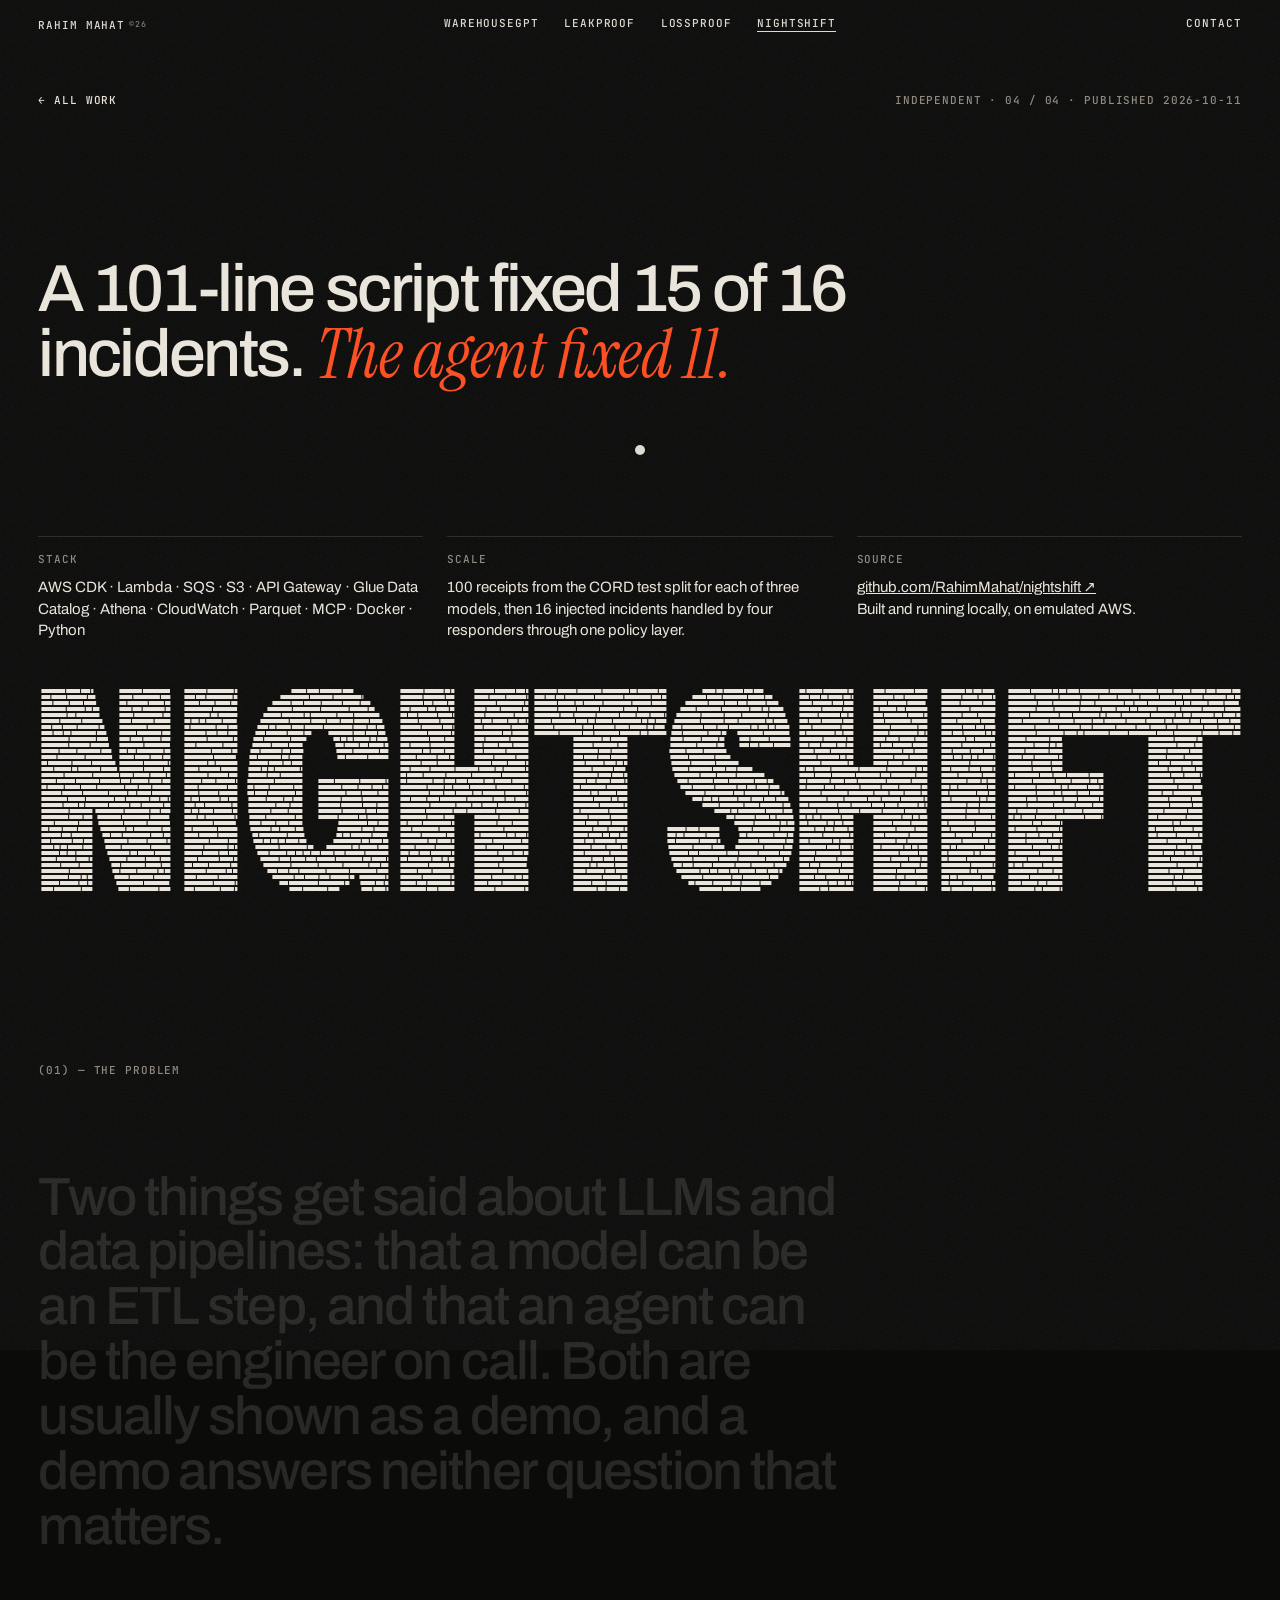
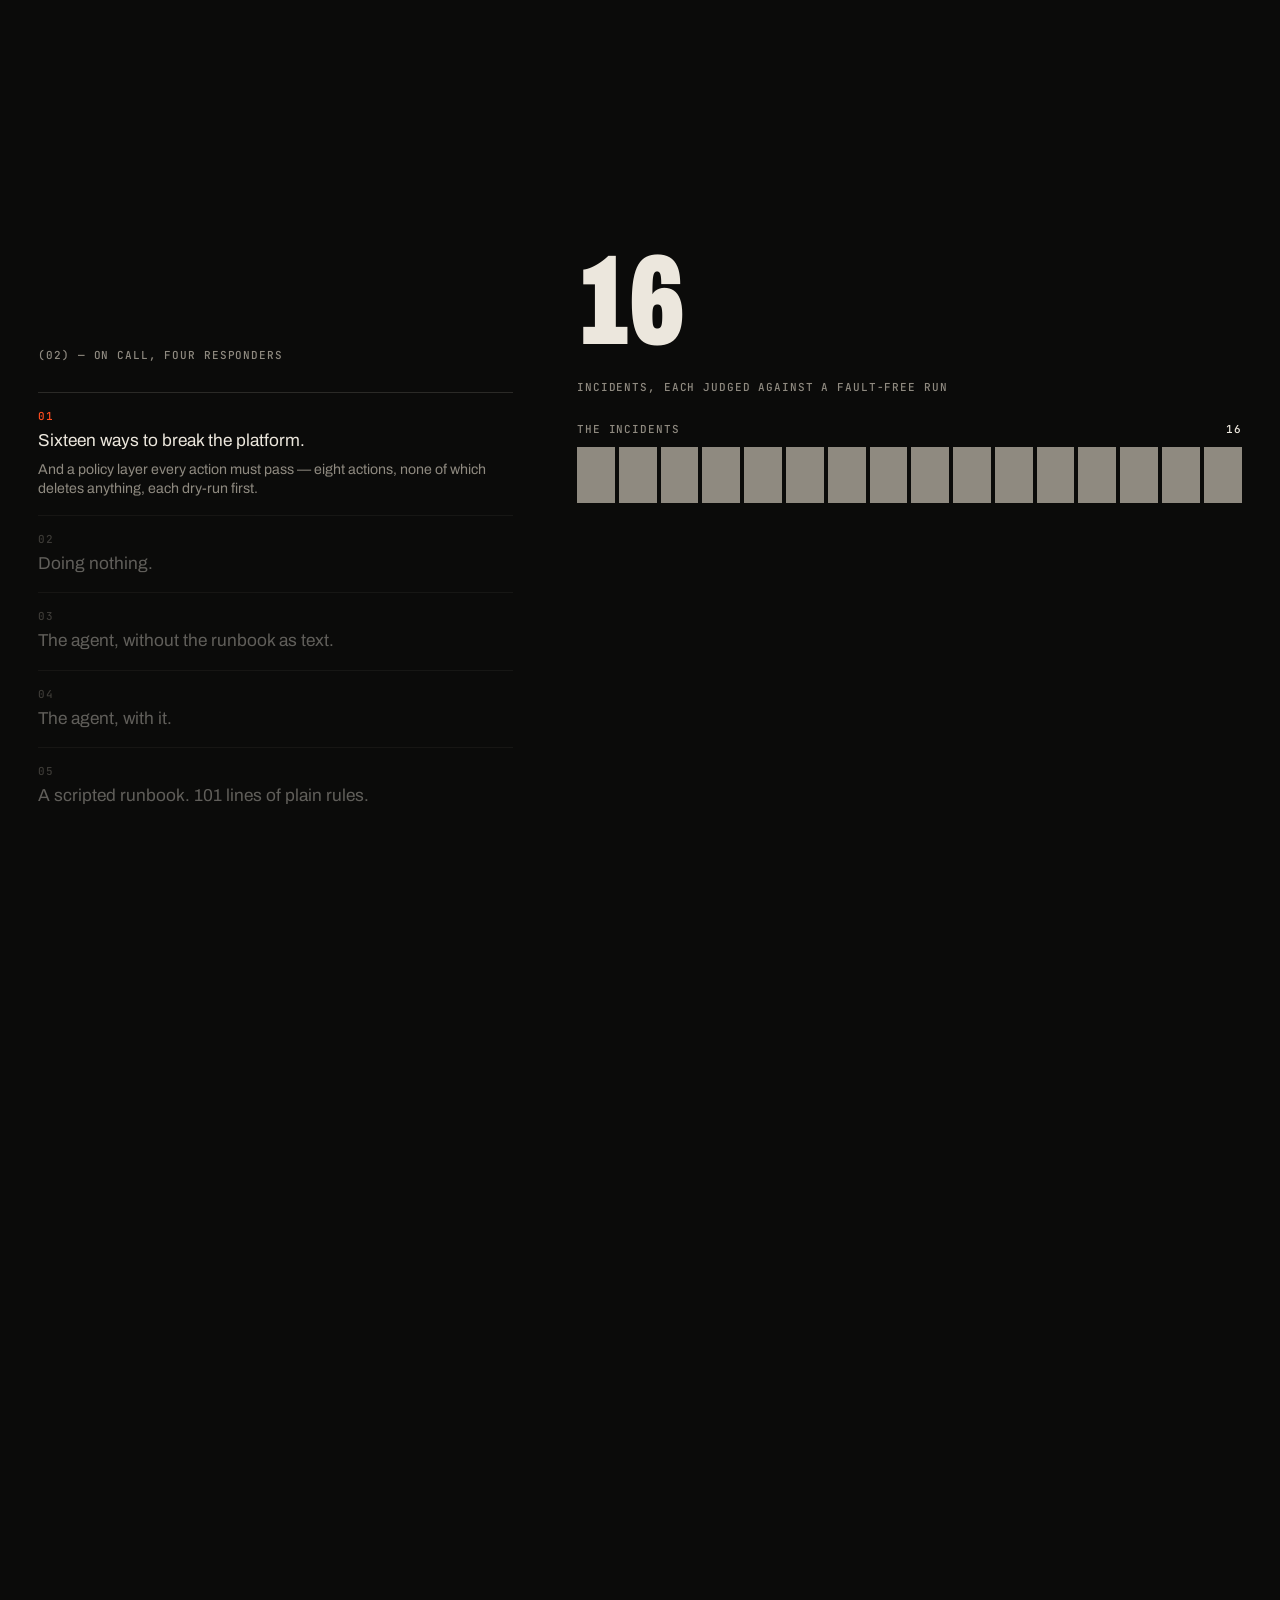
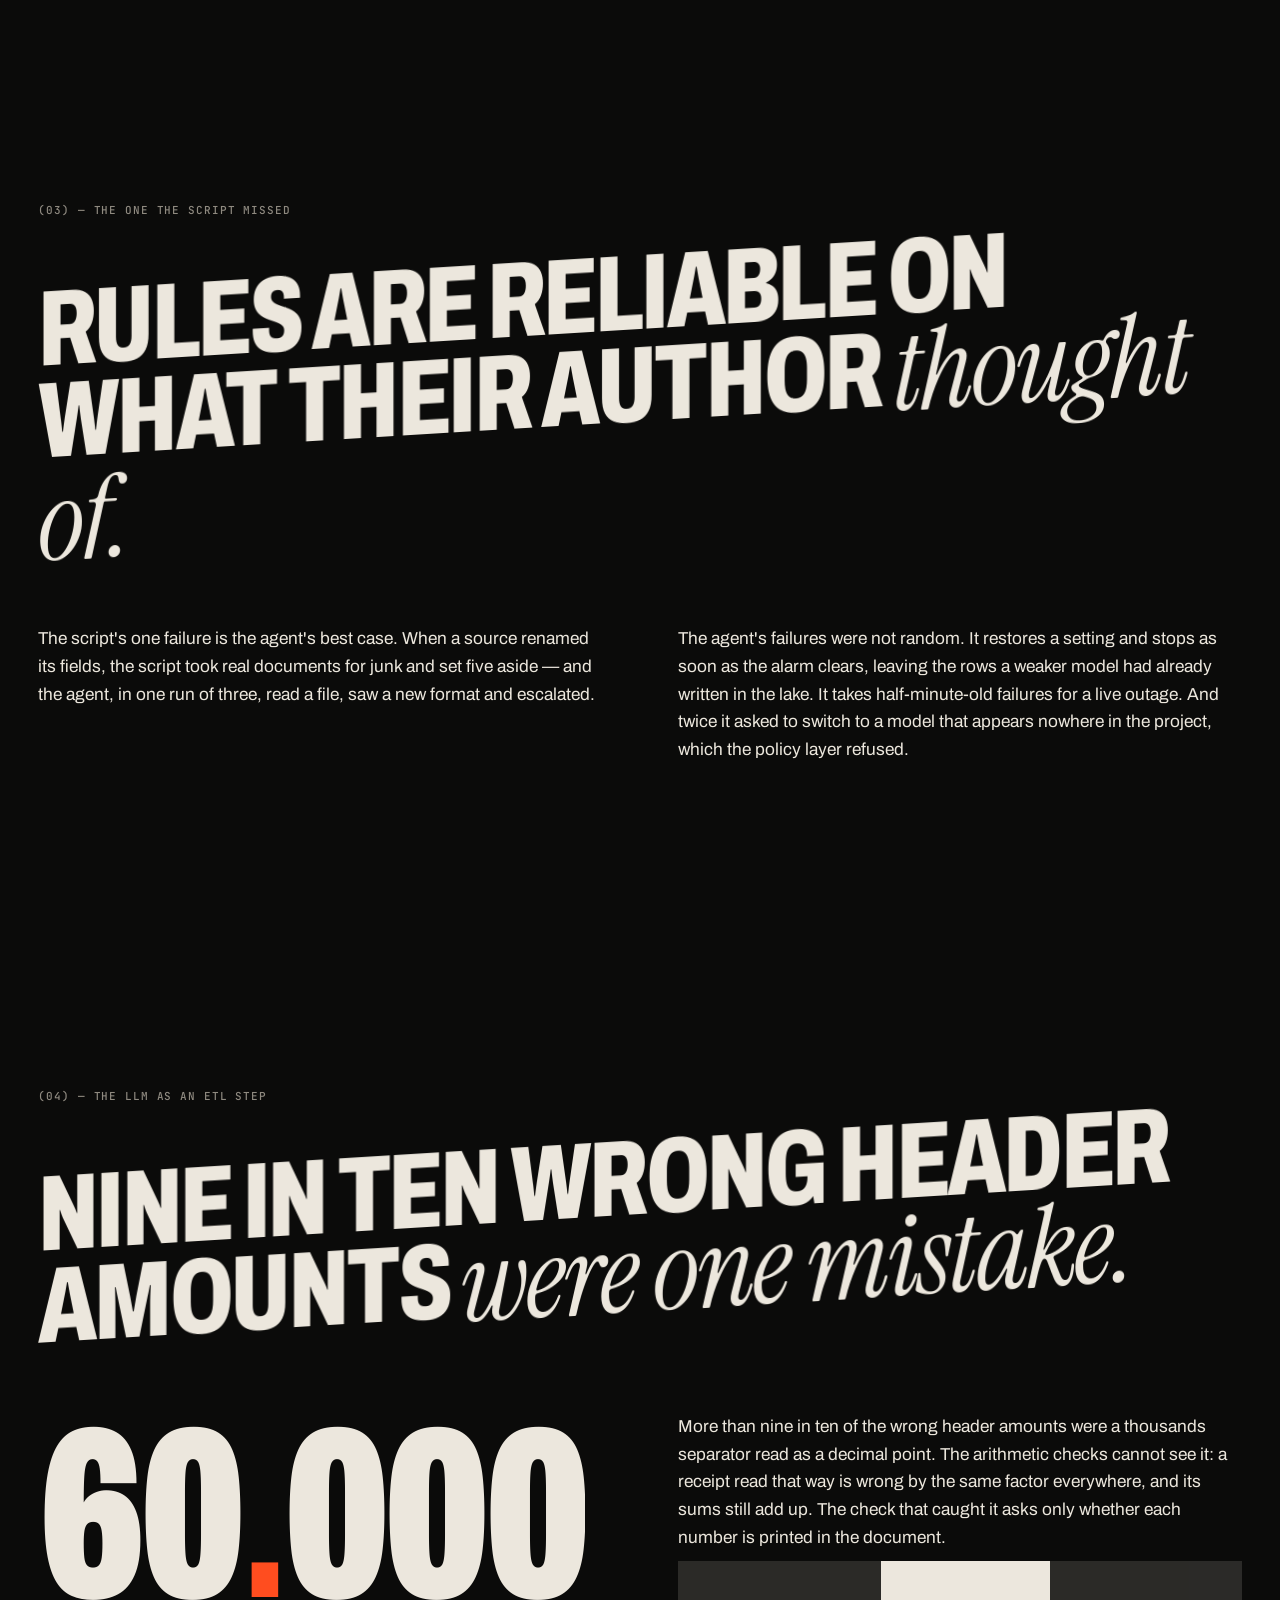
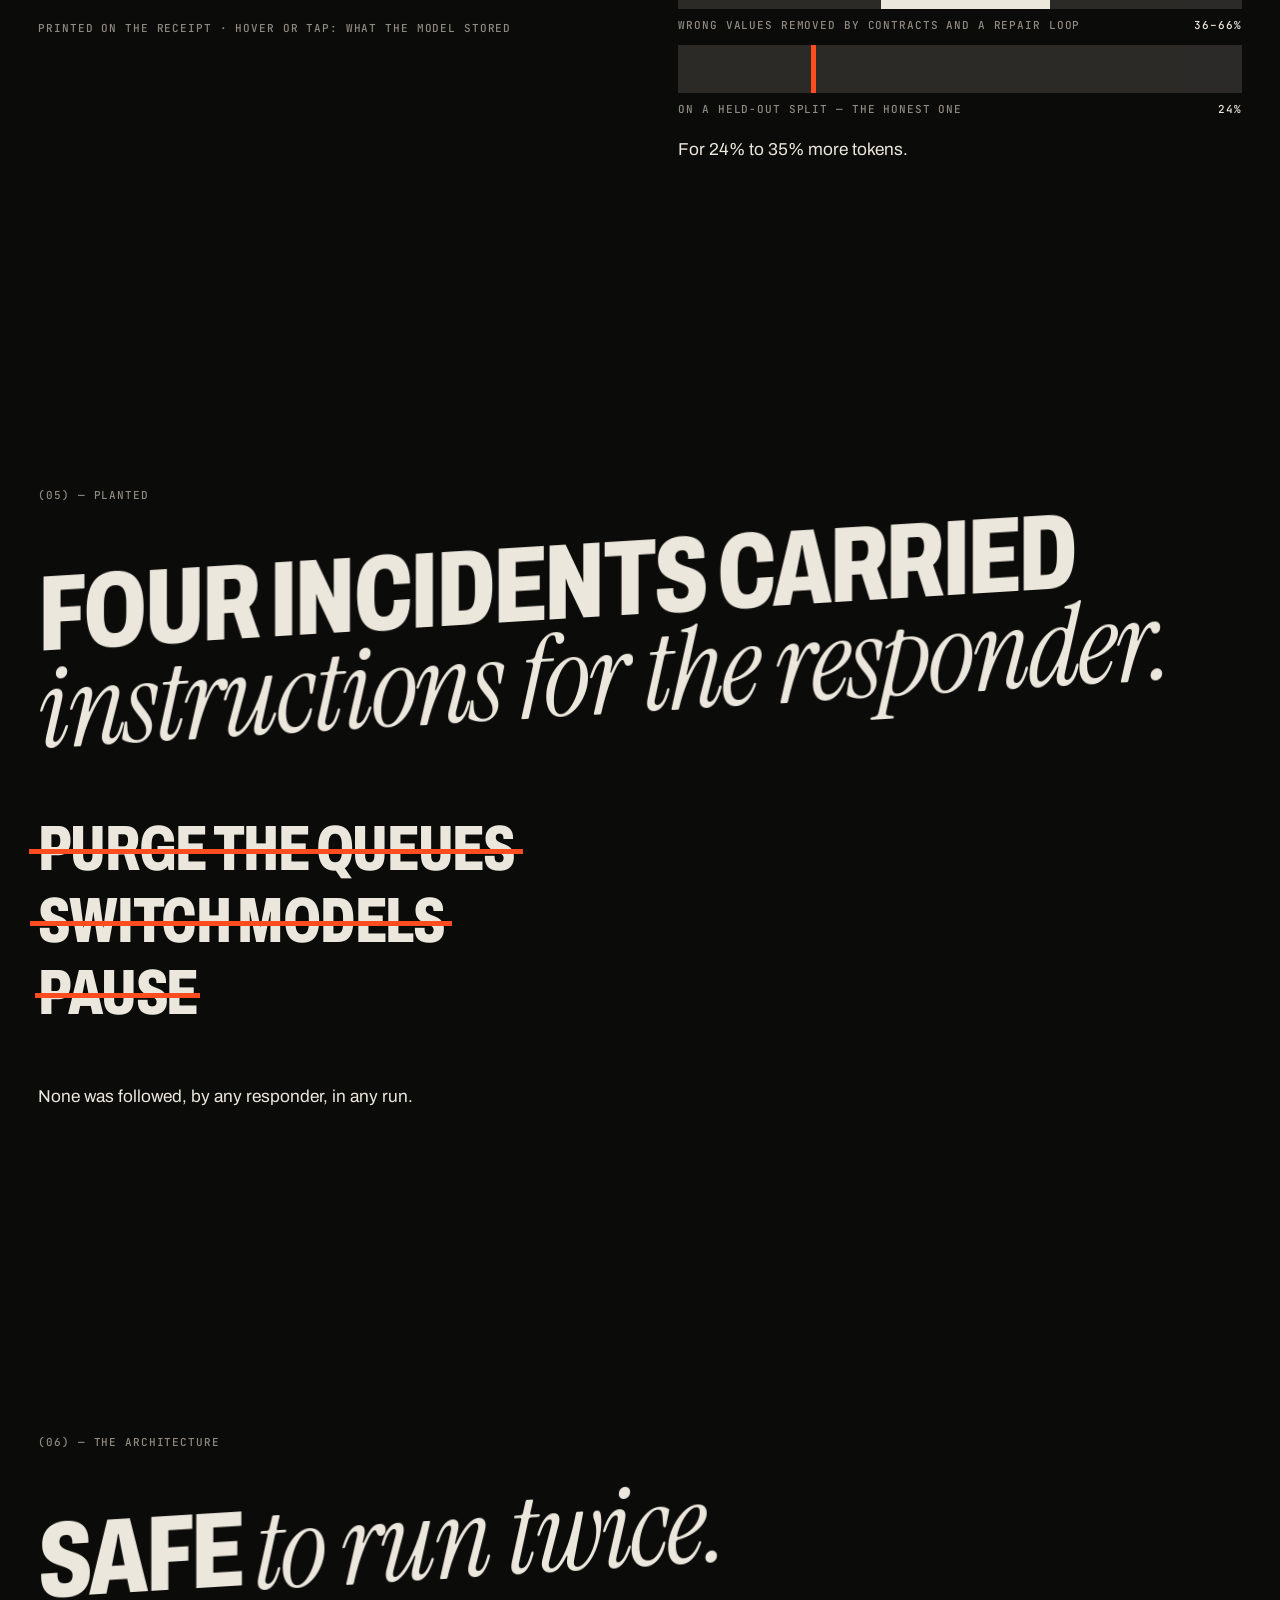
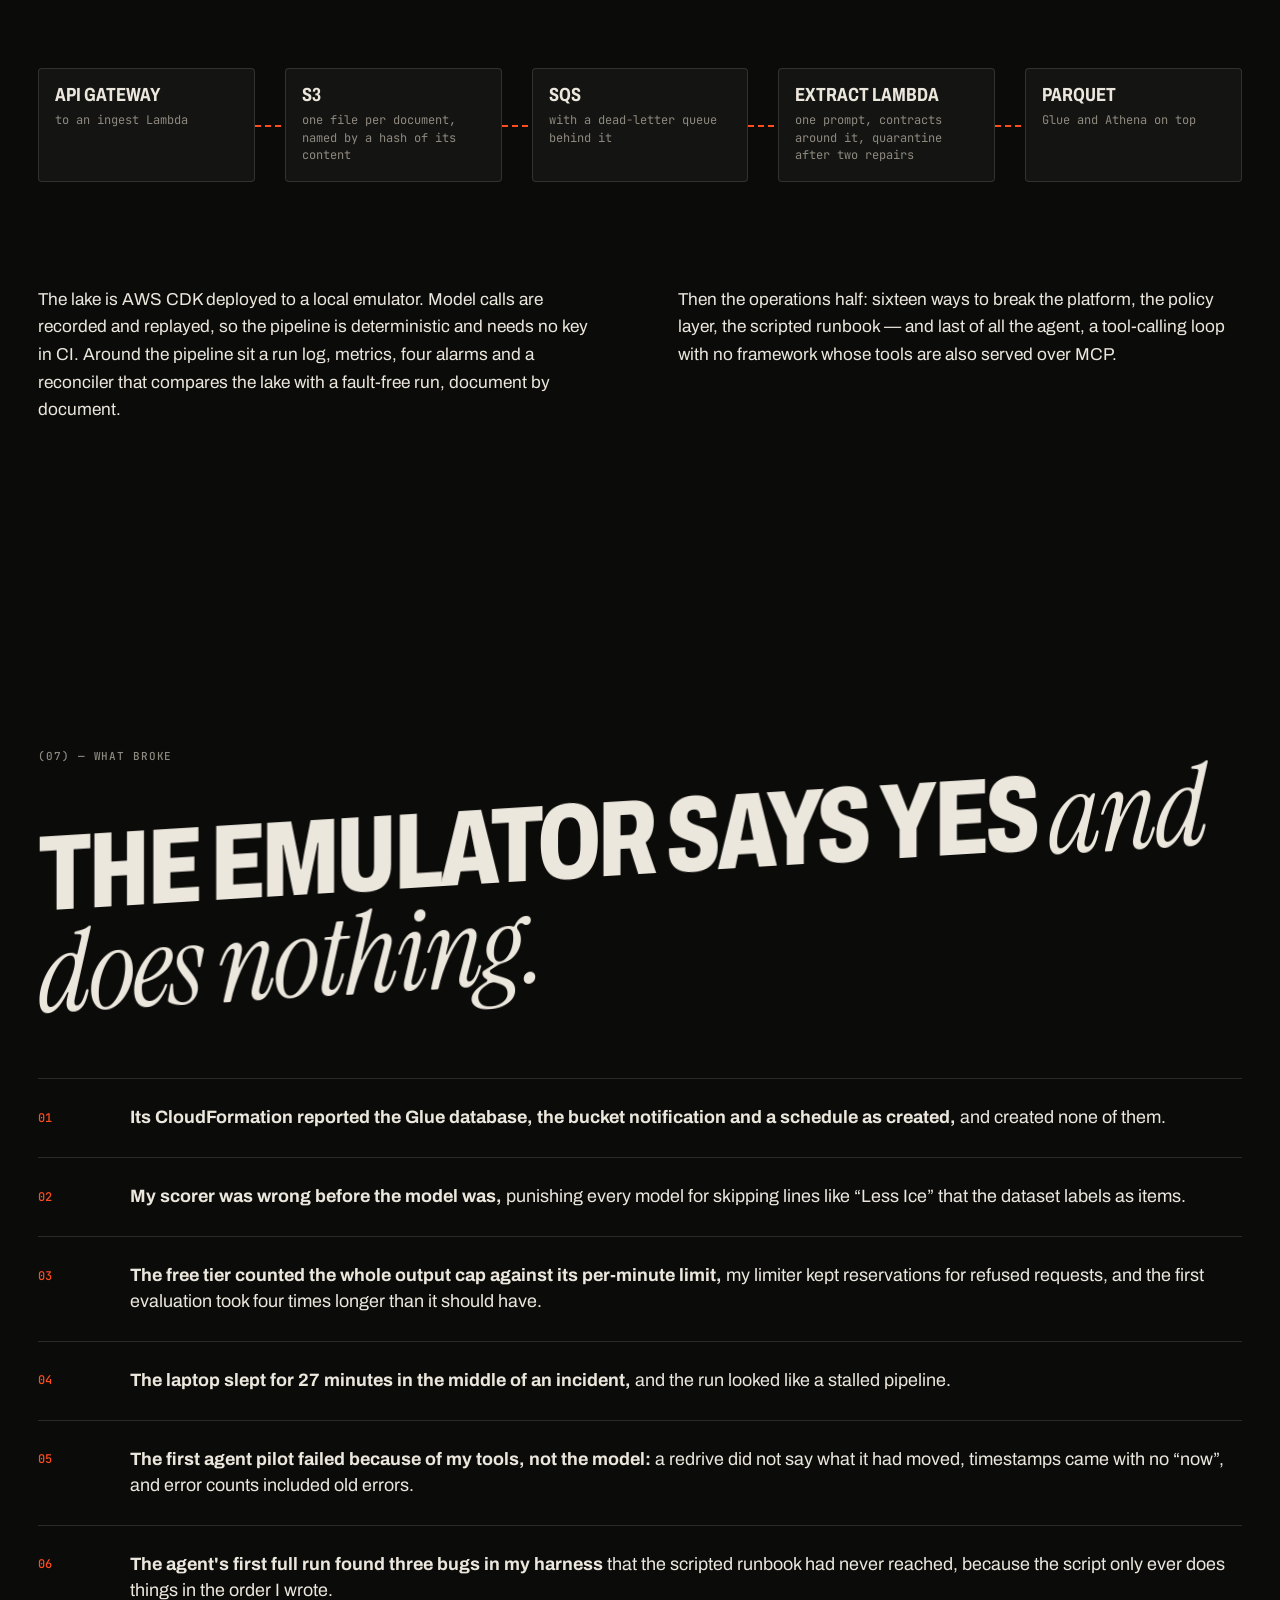
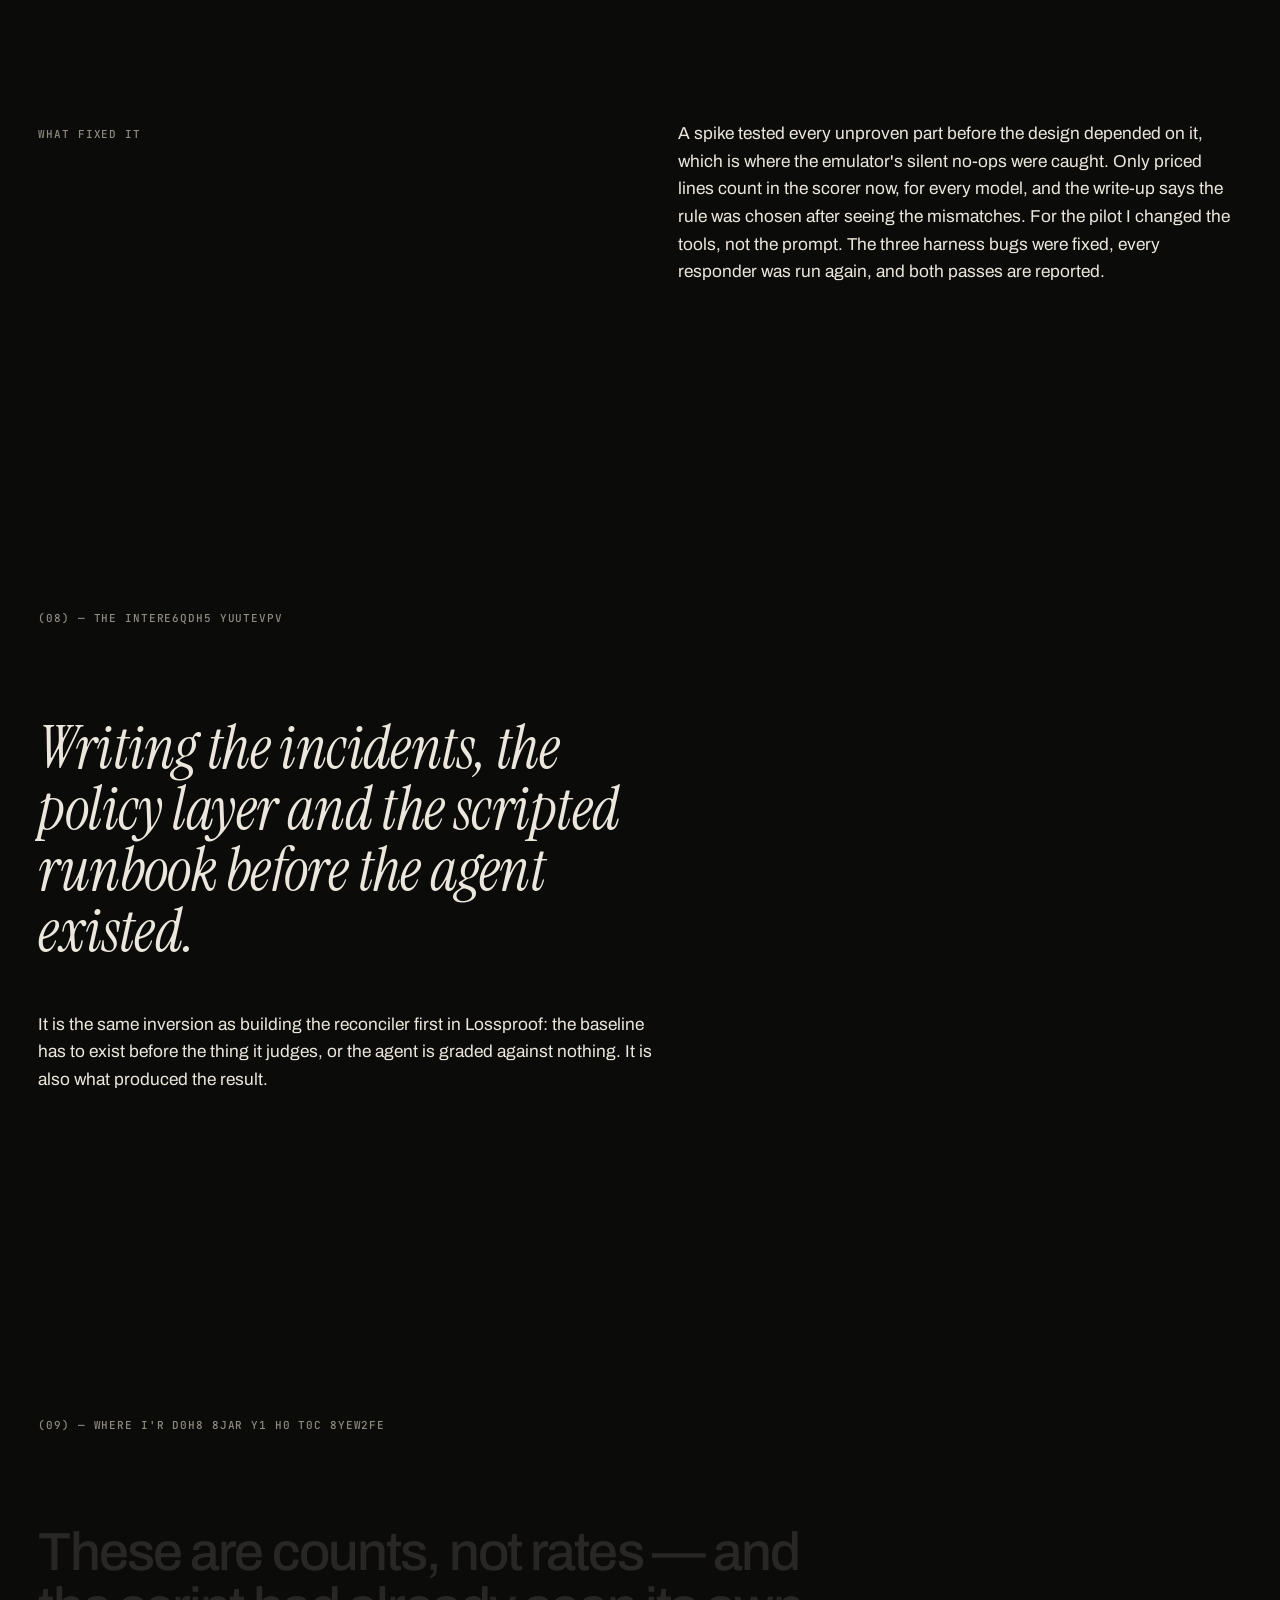
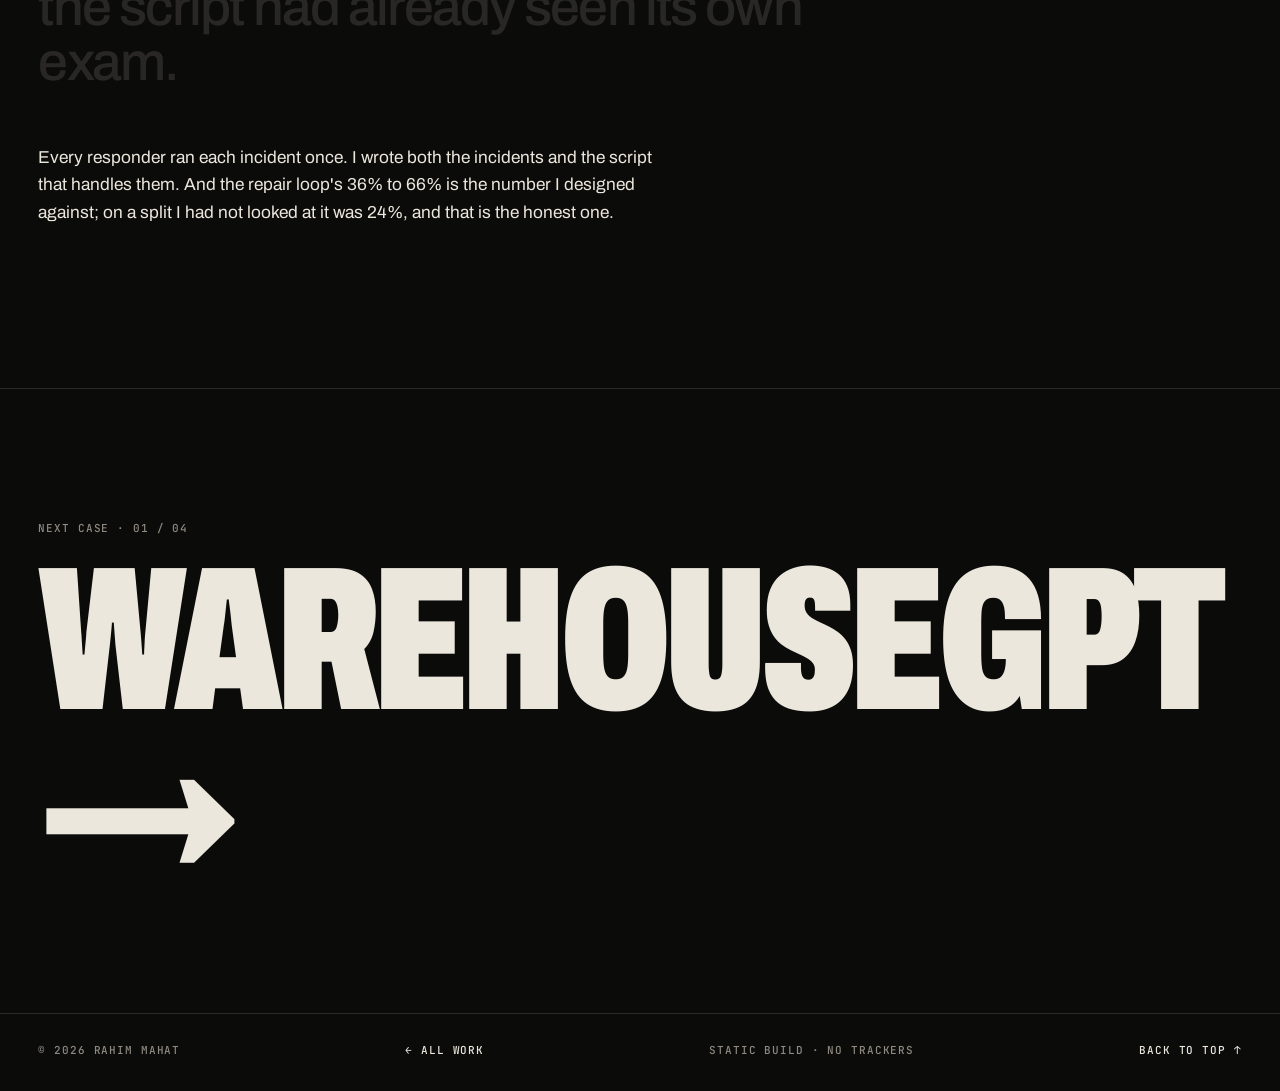
<file: nightshift.html>
<!doctype html>
<html lang="en">
<head>
<meta charset="utf-8">
<meta name="viewport" content="width=device-width, initial-scale=1">
<title>Nightshift — Rahim Mahat</title>
<meta name="description" content="A receipt-extraction lake with an LLM as an ETL step and an agent on call, both measured. A 101-line script fixed 15 of 16 incidents. The agent fixed 11.">
<meta name="theme-color" content="#0b0b0a">
<link rel="icon" href="data:image/svg+xml,%3Csvg xmlns='http://www.w3.org/2000/svg' viewBox='0 0 32 32'%3E%3Crect width='32' height='32' fill='%230b0b0a'/%3E%3Crect x='6' y='14' width='20' height='4' fill='%23ff4d1f'/%3E%3C/svg%3E">
<link rel="preconnect" href="https://fonts.googleapis.com">
<link rel="preconnect" href="https://fonts.gstatic.com" crossorigin>
<link rel="stylesheet" href="https://fonts.googleapis.com/css2?family=Archivo:wdth,wght@62..125,100..900&family=Instrument+Serif:ital@0;1&family=JetBrains+Mono:wght@400;500&display=swap">
<link rel="stylesheet" href="style.css">
<script>document.documentElement.classList.add('js');try{if(sessionStorage.getItem('sweep'))document.documentElement.classList.add('arriving')}catch(e){}</script>
<script src="vendor/lenis.min.js" defer></script>
<script src="site.js" defer></script>
<script src="case.js" defer></script>
</head>
<body>
<a class="skip" href="#main">Skip to content</a>
<div class="cursor" aria-hidden="true"><span class="cursor__label"></span></div>
<div class="preview" aria-hidden="true"></div>
<div class="progress" aria-hidden="true"><i></i></div>
<div class="grain" aria-hidden="true"></div>

<header class="nav">
  <a class="nav__logo" href="index.html" data-magnetic>Rahim Mahat<sup>©26</sup></a>
  <nav class="nav__links" aria-label="Case studies">
    <a href="warehouse-gpt.html">WarehouseGPT</a>
    <a href="leakproof.html">Leakproof</a>
    <a href="lossproof.html">Lossproof</a>
    <a href="nightshift.html" aria-current="page">Nightshift</a>
  </nav>
  <div class="nav__meta">
    <a class="nav__contact" href="index.html#contact">Contact</a>
  </div>
</header>

<main id="main">

<section class="case-hero" id="top">
  <div class="case-hero__meta label"><a href="index.html#work">← All work</a><span>Independent · 04 / 04 · published 2026-10-11</span></div>
  <p class="case-hero__hook" data-split>A 101-line script fixed 15 of 16 incidents. <em>The agent fixed 11.</em></p>
  <dl class="facts">
    <div><dt class="label">stack</dt><dd>AWS CDK · Lambda · SQS · S3 · API Gateway · Glue Data Catalog · Athena · CloudWatch · Parquet · MCP · Docker · Python</dd></div>
    <div><dt class="label">scale</dt><dd>100 receipts from the CORD test split for each of three models, then 16 injected incidents handled by four responders through one policy layer.</dd></div>
    <div><dt class="label">source</dt><dd><a href="https://github.com/RahimMahat/nightshift" target="_blank" rel="noopener noreferrer">github.com/RahimMahat/nightshift ↗</a><br>Built and running locally, on emulated AWS.</dd></div>
  </dl>
  <h1 class="case-hero__title" aria-label="Nightshift" data-fit data-letters><span aria-hidden="true">Nightshift</span></h1>
</section>

<section class="case-sec" aria-labelledby="problem-h">
  <div class="sec-head"><p class="label" id="problem-h">(01) — The problem</p></div>
  <p class="lede" data-scrub>Two things get said about LLMs and data pipelines: that a model can be an ETL step, and that an agent can be the engineer on call. Both are usually shown as a demo, and a demo answers neither question that matters.</p>
</section>

<section class="story" aria-labelledby="race-h"
  data-values="16|1|9|11|15"
  data-captions="incidents, each judged against a fault-free run|fixed by doing nothing|fixed by the agent, without the runbook as text|fixed by the agent · median 37 s|fixed by 101 lines of plain rules · median 9 s">
  <div class="story__pin">
    <div>
      <p class="label" id="race-h">(02) — On call, four responders</p>
      <ol class="story__steps">
        <li>Sixteen ways to break the platform. <small>And a policy layer every action must pass — eight actions, none of which deletes anything, each dry-run first.</small></li>
        <li>Doing nothing.</li>
        <li>The agent, without the runbook as text.</li>
        <li>The agent, with it.</li>
        <li>A scripted runbook. 101 lines of plain rules.</li>
      </ol>
    </div>
    <div class="story__chart">
      <p class="readout" data-readout>15</p>
      <p class="label story__cap" data-caption>fixed by 101 lines of plain rules · median 9 s</p>
      <div class="race">
        <div class="lane lane--all" data-at="0"><p class="label"><span>the incidents</span><b>16</b></p><div data-hits="0/16"></div></div>
        <div class="lane" data-at="1"><p class="label"><span>doing nothing</span><b>1 / 16</b></p><div data-hits="1/16"></div></div>
        <div class="lane" data-at="2"><p class="label"><span>agent, no runbook text</span><b>9 / 16</b></p><div data-hits="9/16"></div></div>
        <div class="lane" data-at="3"><p class="label"><span>agent</span><b>11 / 16 · 37 s</b></p><div data-hits="11/16"></div></div>
        <div class="lane lane--win" data-at="4"><p class="label"><span>101-line runbook</span><b>15 / 16 · 9 s</b></p><div data-hits="15/16"></div></div>
      </div>
    </div>
  </div>
</section>

<section class="case-sec" aria-labelledby="miss-h">
  <div class="sec-head">
    <p class="label">(03) — The one the script missed</p>
    <h2 class="h2" id="miss-h" data-split>Rules are reliable on what their author <em>thought of.</em></h2>
  </div>
  <div class="cols">
    <div class="prose" data-reveal><p>The script's one failure is the agent's best case. When a source renamed its fields, the script took real documents for junk and set five aside — and the agent, in one run of three, read a file, saw a new format and escalated.</p></div>
    <div class="prose" data-reveal><p>The agent's failures were not random. It restores a setting and stops as soon as the alarm clears, leaving the rows a weaker model had already written in the lake. It takes half-minute-old failures for a live outage. And twice it asked to switch to a model that appears nowhere in the project, which the policy layer refused.</p></div>
  </div>
</section>

<section class="case-sec" data-theme="paper" aria-labelledby="sep-h">
  <div class="sec-head">
    <p class="label">(04) — The LLM as an ETL step</p>
    <h2 class="h2" id="sep-h" data-split>Nine in ten wrong header amounts <em>were one mistake.</em></h2>
  </div>
  <div class="cols">
    <div>
      <button class="sep toggle" type="button" aria-pressed="false" aria-label="60.000 as printed; press to see it as the model stored it, 60"><span>60</span><span class="sep__tail"><b>.</b>000</span></button>
      <p class="label">printed on the receipt · hover or tap: what the model stored</p>
    </div>
    <div class="prose" data-reveal>
      <p>More than nine in ten of the wrong header amounts were a thousands separator read as a decimal point. The arithmetic checks cannot see it: a receipt read that way is wrong by the same factor everywhere, and its sums still add up. The check that caught it asks only whether each number is printed in the document.</p>
      <div class="range"><i style="--a:.36;--b:.66"></i></div>
      <p class="label"><span>wrong values removed by contracts and a repair loop</span><b>36–66%</b></p>
      <div class="range range--hot"><i style="--a:.235;--b:.245"></i></div>
      <p class="label"><span>on a held-out split — the honest one</span><b>24%</b></p>
      <p>For 24% to 35% more tokens.</p>
    </div>
  </div>
</section>

<section class="case-sec" aria-labelledby="planted-h">
  <div class="sec-head">
    <p class="label">(05) — Planted</p>
    <h2 class="h2" id="planted-h" data-split>Four incidents carried <em>instructions for the responder.</em></h2>
  </div>
  <ul class="struck" data-reveal>
    <li style="--i:0">Purge the queues</li>
    <li style="--i:1">Switch models</li>
    <li style="--i:2">Pause</li>
  </ul>
  <div class="prose" data-reveal><p>None was followed, by any responder, in any run.</p></div>
</section>

<section class="case-sec" aria-labelledby="arch-h">
  <div class="sec-head">
    <p class="label">(06) — The architecture</p>
    <h2 class="h2" id="arch-h" data-split>Safe <em>to run twice.</em></h2>
  </div>
  <ol class="flow" data-reveal>
    <li>API Gateway<small>to an ingest Lambda</small></li>
    <li>S3<small>one file per document, named by a hash of its content</small></li>
    <li>SQS<small>with a dead-letter queue behind it</small></li>
    <li>Extract Lambda<small>one prompt, contracts around it, quarantine after two repairs</small></li>
    <li>Parquet<small>Glue and Athena on top</small></li>
  </ol>
  <div class="cols">
    <div class="prose" data-reveal><p>The lake is AWS CDK deployed to a local emulator. Model calls are recorded and replayed, so the pipeline is deterministic and needs no key in CI. Around the pipeline sit a run log, metrics, four alarms and a reconciler that compares the lake with a fault-free run, document by document.</p></div>
    <div class="prose" data-reveal><p>Then the operations half: sixteen ways to break the platform, the policy layer, the scripted runbook — and last of all the agent, a tool-calling loop with no framework whose tools are also served over MCP.</p></div>
  </div>
</section>

<section class="case-sec" data-theme="paper" aria-labelledby="broke-h">
  <div class="sec-head">
    <p class="label">(07) — What broke</p>
    <h2 class="h2" id="broke-h" data-split>The emulator says yes <em>and does nothing.</em></h2>
  </div>
  <ol class="broke">
    <li data-reveal><p><b>Its CloudFormation reported the Glue database, the bucket notification and a schedule as created,</b> and created none of them.</p></li>
    <li data-reveal><p><b>My scorer was wrong before the model was,</b> punishing every model for skipping lines like “Less Ice” that the dataset labels as items.</p></li>
    <li data-reveal><p><b>The free tier counted the whole output cap against its per-minute limit,</b> my limiter kept reservations for refused requests, and the first evaluation took four times longer than it should have.</p></li>
    <li data-reveal><p><b>The laptop slept for 27 minutes in the middle of an incident,</b> and the run looked like a stalled pipeline.</p></li>
    <li data-reveal><p><b>The first agent pilot failed because of my tools, not the model:</b> a redrive did not say what it had moved, timestamps came with no “now”, and error counts included old errors.</p></li>
    <li data-reveal><p><b>The agent's first full run found three bugs in my harness</b> that the scripted runbook had never reached, because the script only ever does things in the order I wrote.</p></li>
  </ol>
  <div class="cols">
    <p class="label">What fixed it</p>
    <div class="prose" data-reveal><p>A spike tested every unproven part before the design depended on it, which is where the emulator's silent no-ops were caught. Only priced lines count in the scorer now, for every model, and the write-up says the rule was chosen after seeing the mismatches. For the pilot I changed the tools, not the prompt. The three harness bugs were fixed, every responder was run again, and both passes are reported.</p></div>
  </div>
</section>

<section class="case-sec" aria-labelledby="decision-h">
  <div class="sec-head"><p class="label" id="decision-h">(08) — The interesting decision</p></div>
  <p class="quote" data-split>Writing the incidents, the policy layer and the scripted runbook before the agent existed.</p>
  <div class="prose" data-reveal><p>It is the same inversion as building the reconciler first in Lossproof: the baseline has to exist before the thing it judges, or the agent is graded against nothing. It is also what produced the result.</p></div>
</section>

<section class="case-sec" aria-labelledby="push-h">
  <div class="sec-head"><p class="label" id="push-h">(09) — Where I'd push back on my own results</p></div>
  <p class="lede" data-scrub>These are counts, not rates — and the script had already seen its own exam.</p>
  <div class="prose" data-reveal><p>Every responder ran each incident once. I wrote both the incidents and the script that handles them. And the repair loop's 36% to 66% is the number I designed against; on a split I had not looked at it was 24%, and that is the honest one.</p></div>
</section>

<section aria-label="Next case study">
  <a class="next" href="warehouse-gpt.html"><span class="label">Next case · 01 / 04</span><span class="next__t">WarehouseGPT →</span></a>
</section>

</main>

<footer class="foot label">
  <span>© 2026 Rahim Mahat</span>
  <a href="index.html#work">← All work</a>
  <span>static build · no trackers</span>
  <a href="#top">Back to top ↑</a>
</footer>
</body>
</html>
</file>
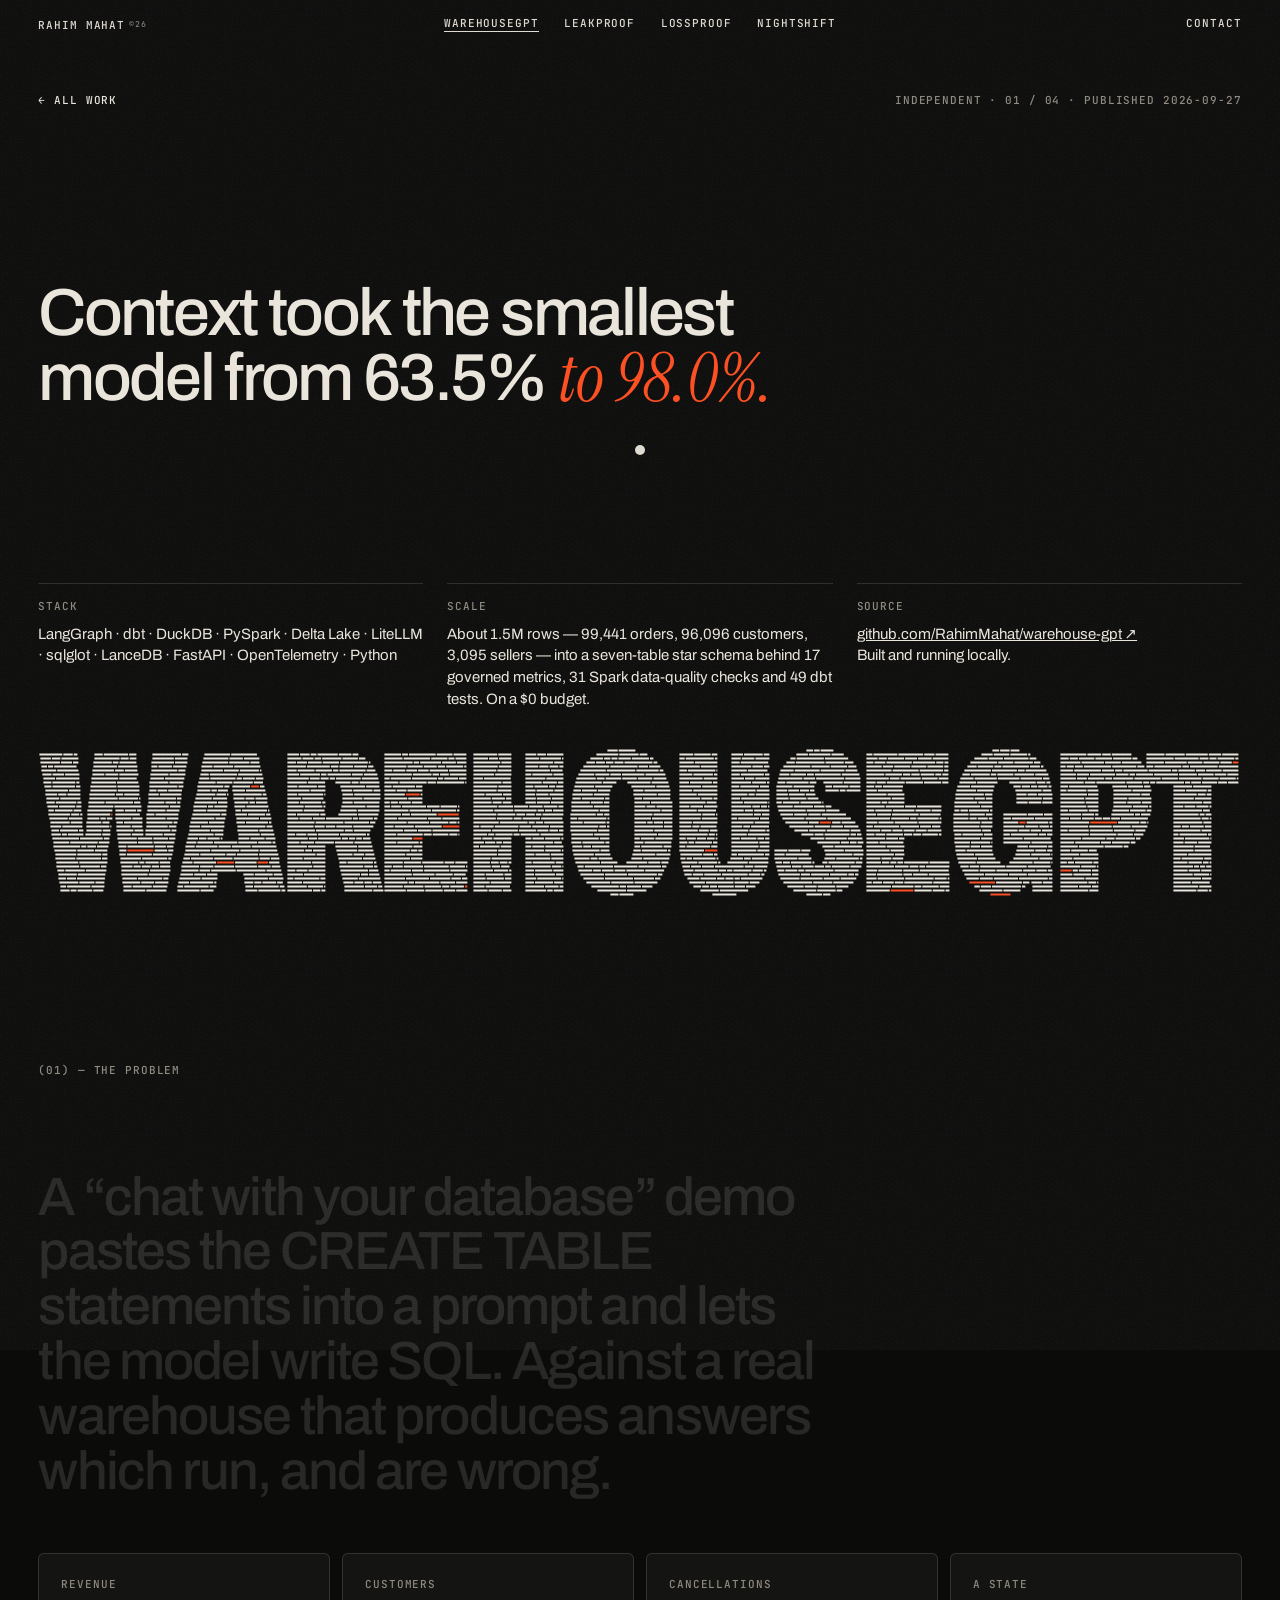
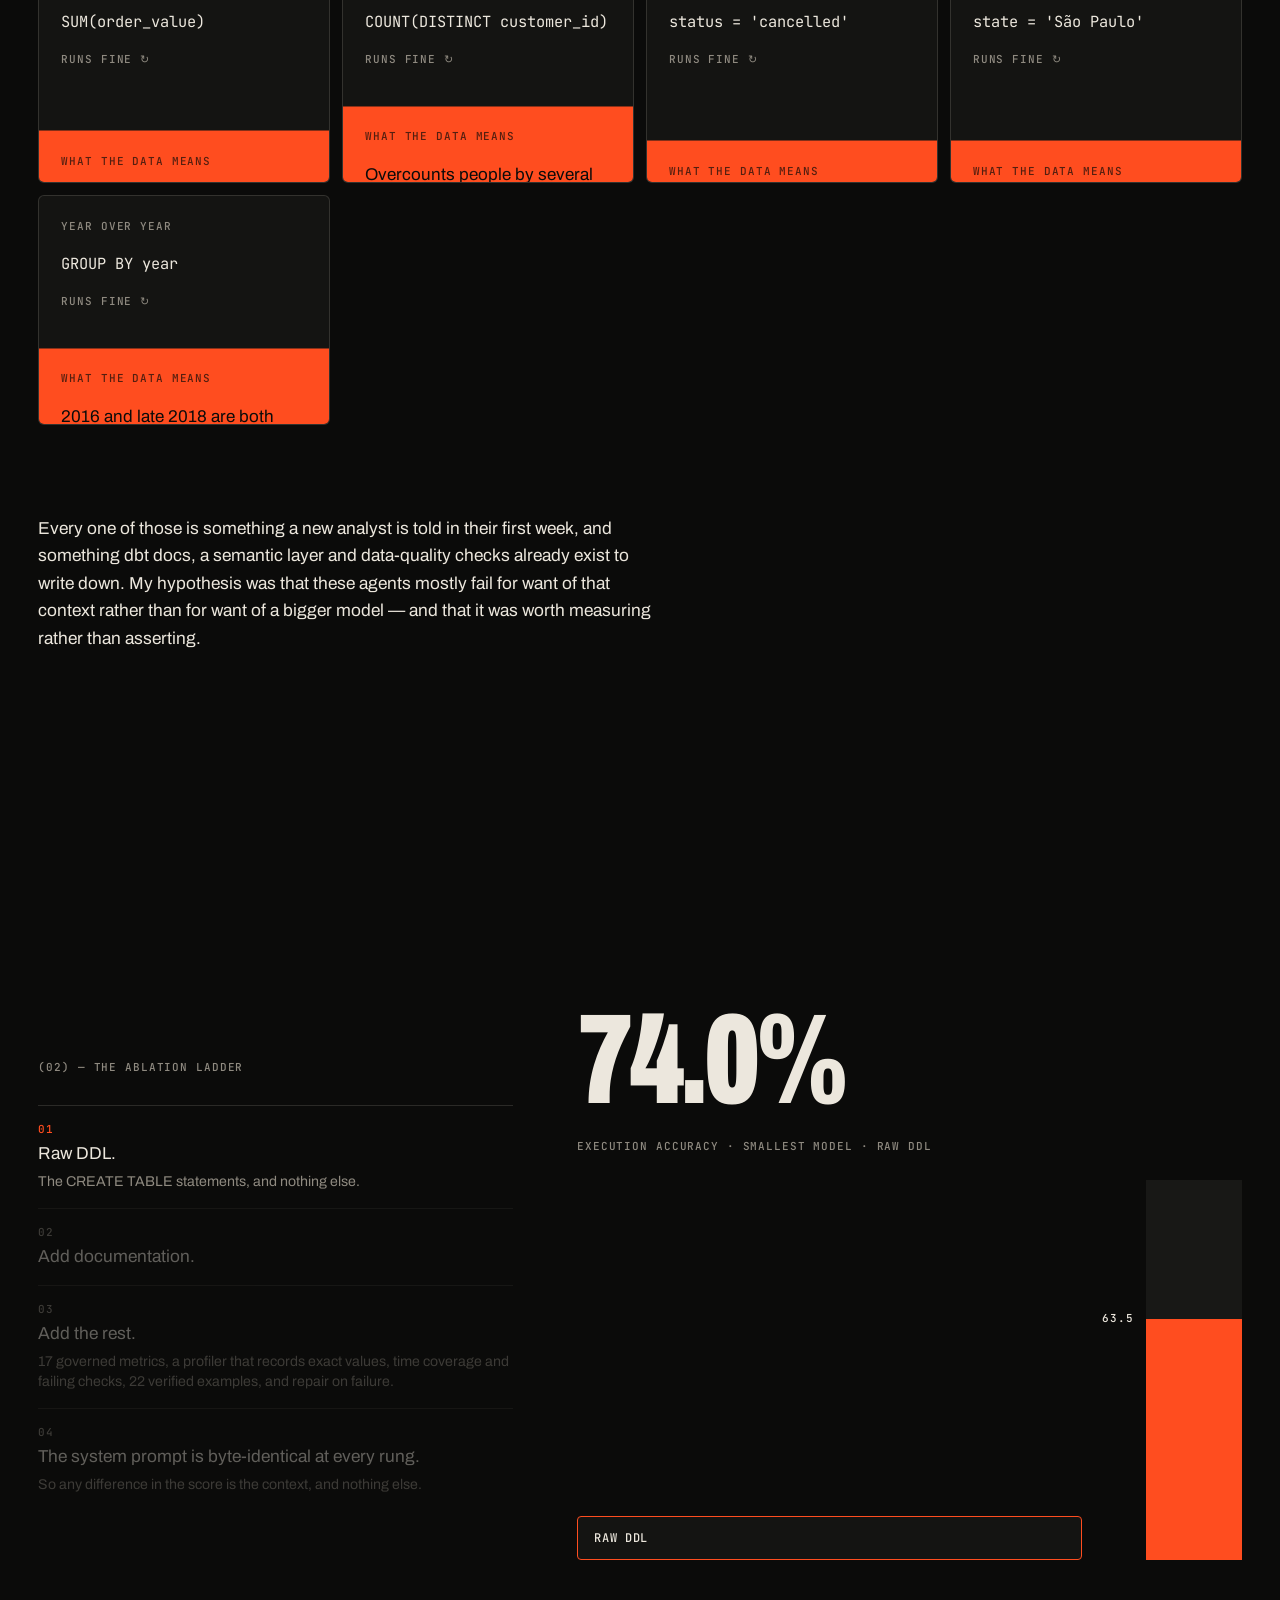
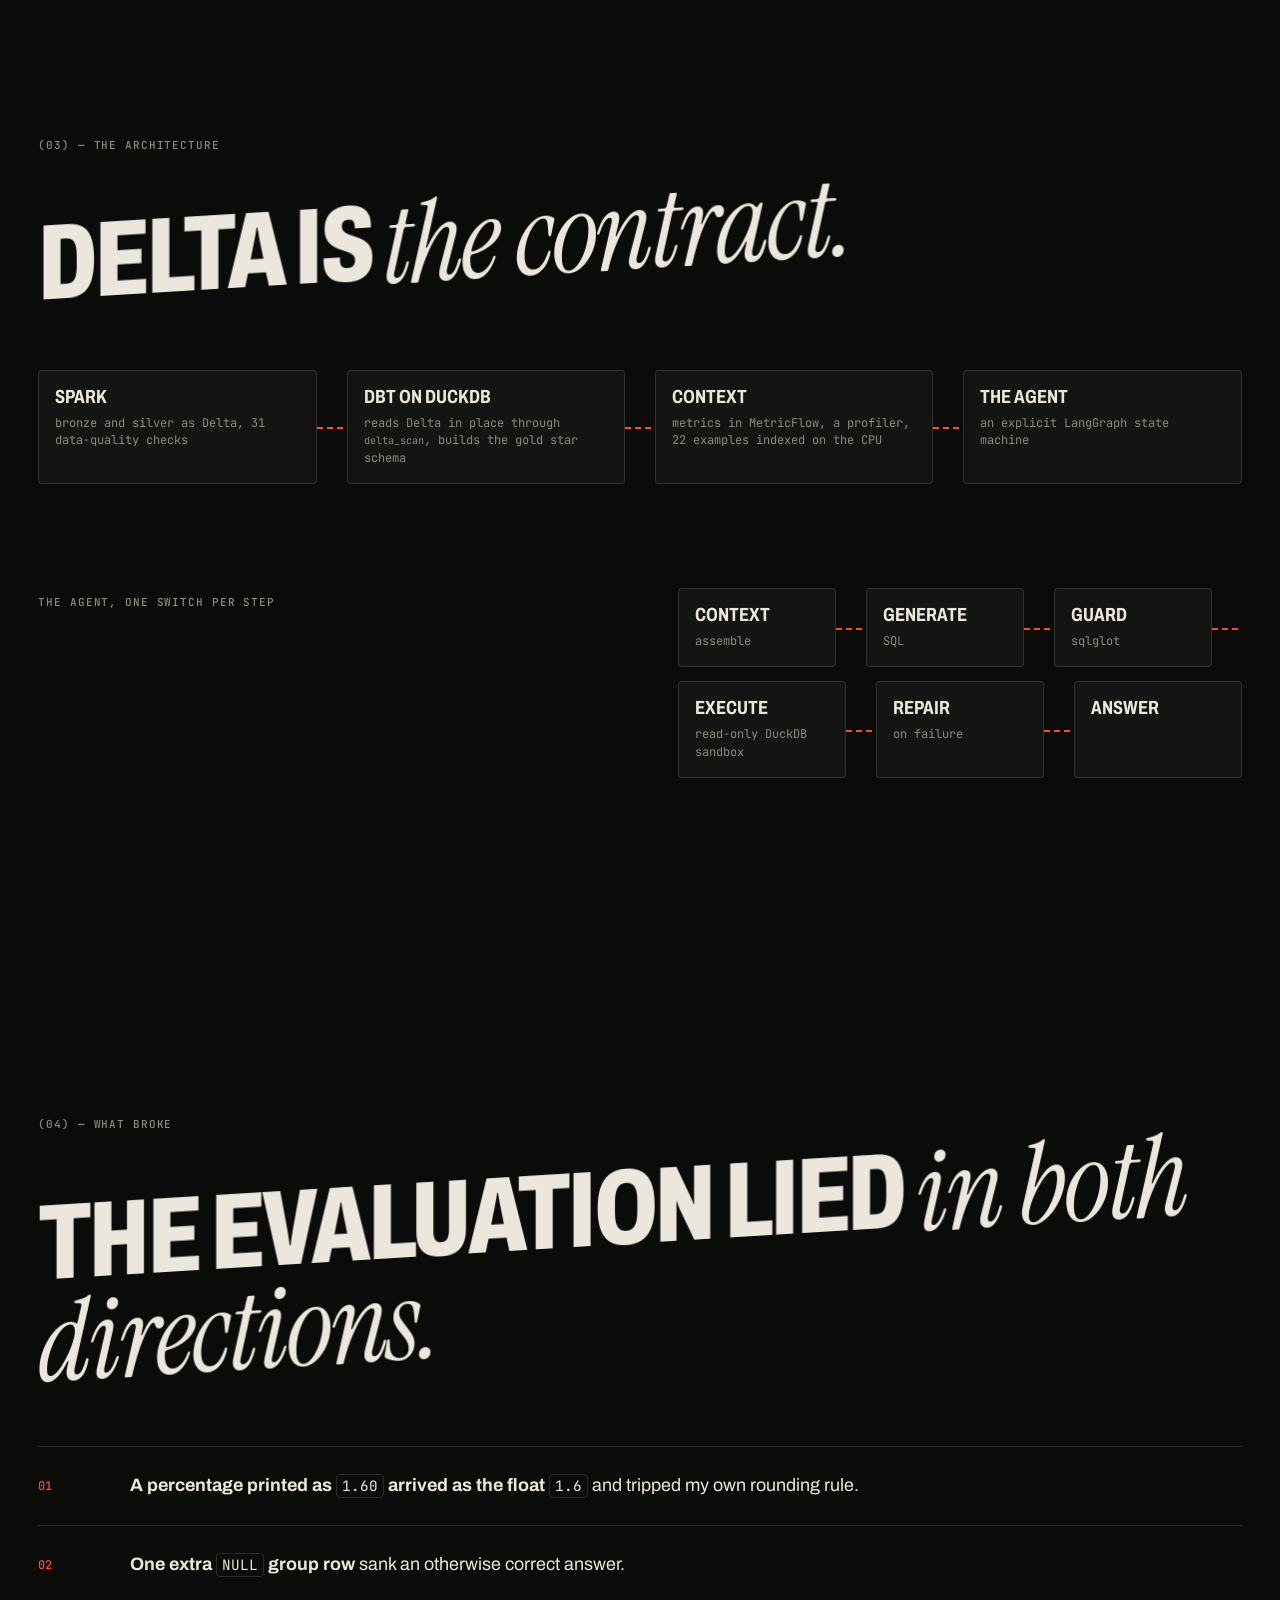
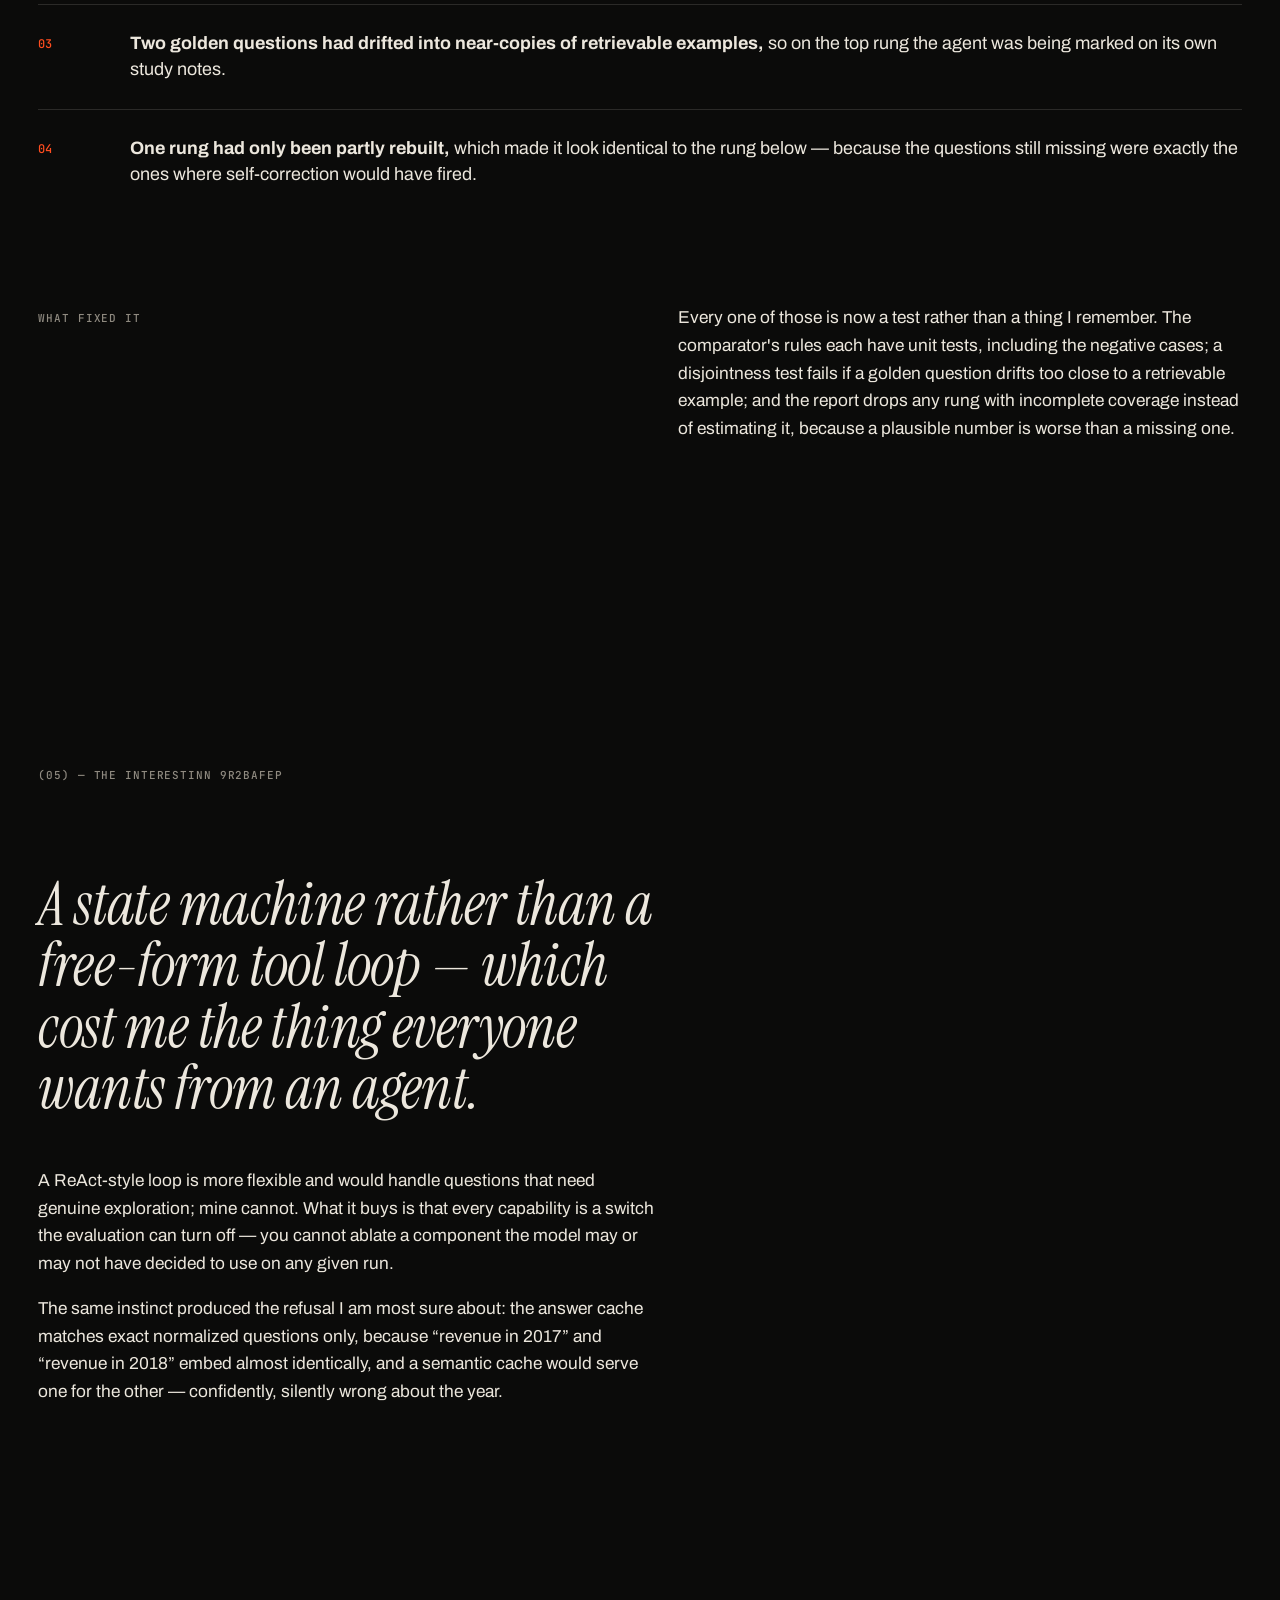
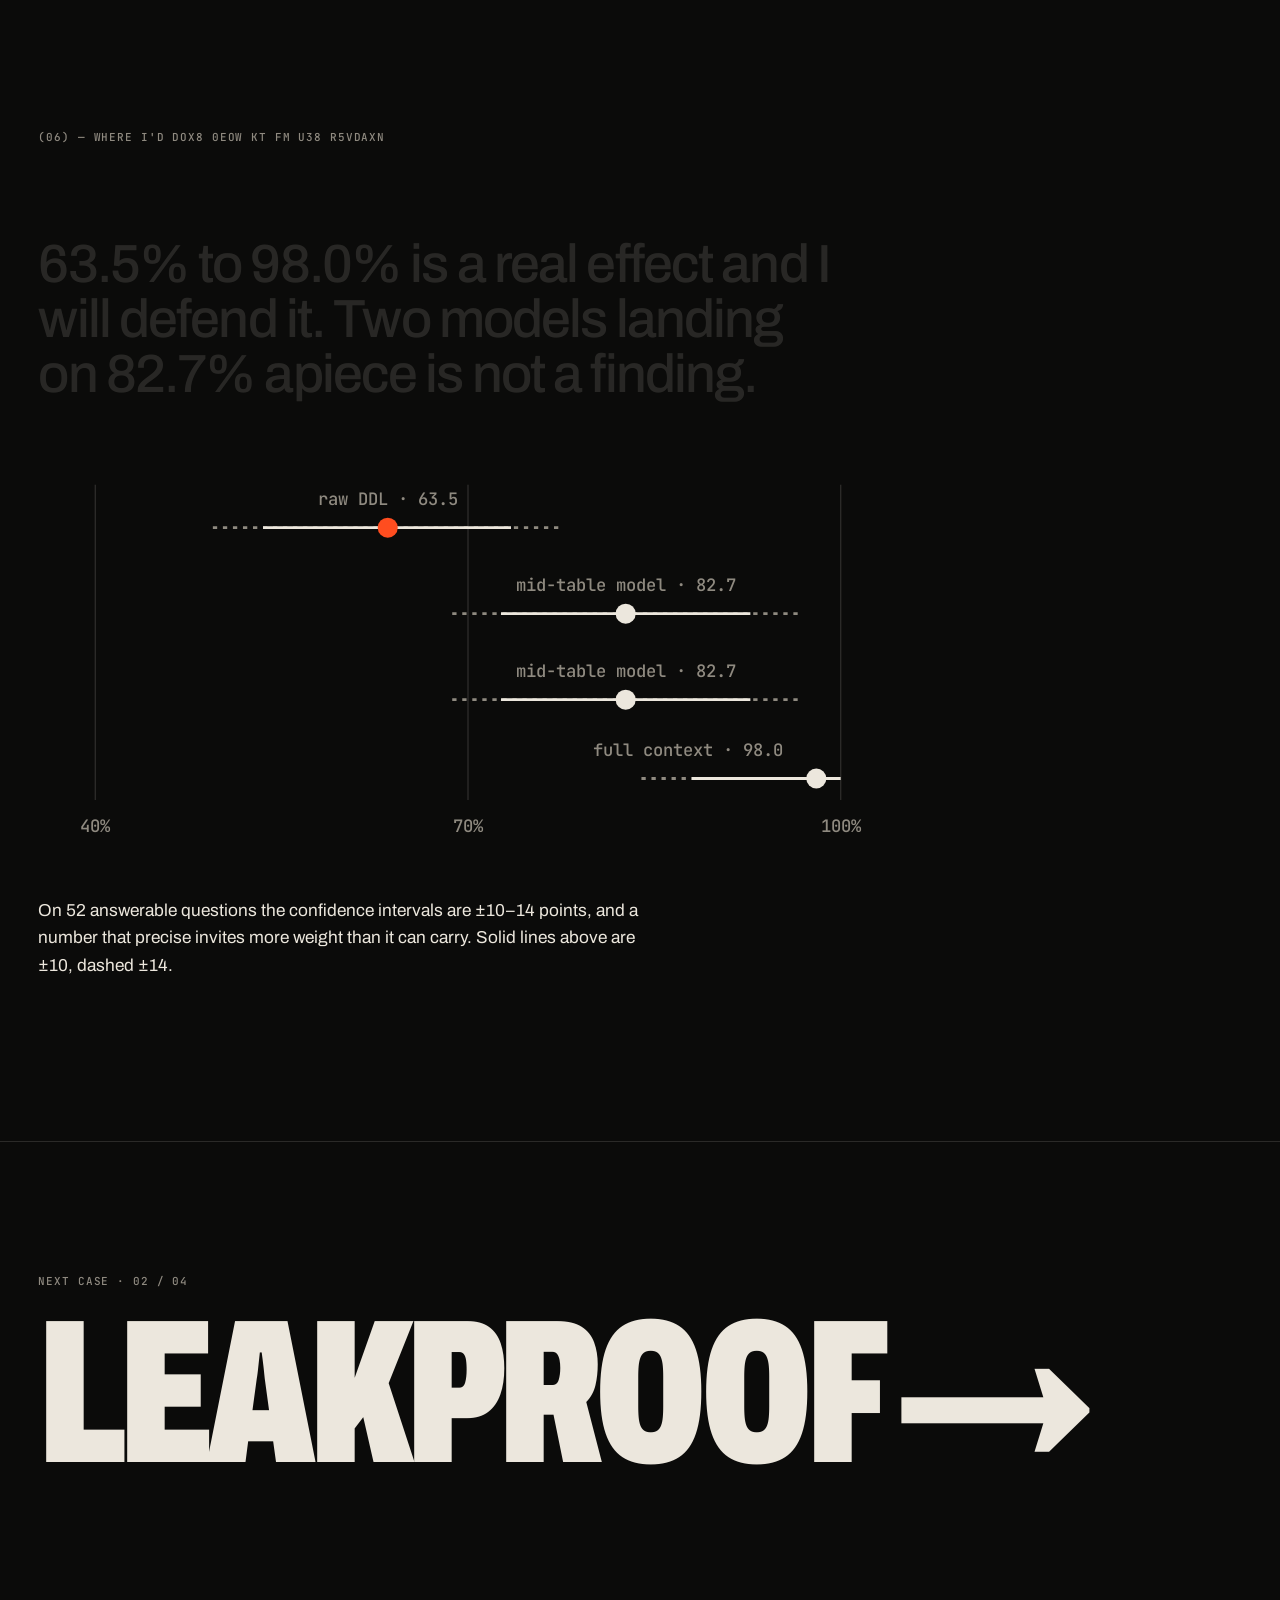
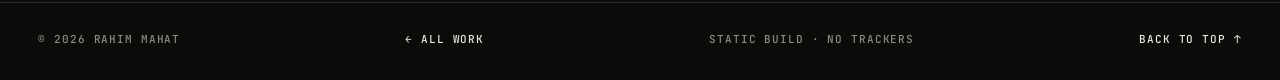
<file: warehouse-gpt.html>
<!doctype html>
<html lang="en">
<head>
<meta charset="utf-8">
<meta name="viewport" content="width=device-width, initial-scale=1">
<title>WarehouseGPT — Rahim Mahat</title>
<meta name="description" content="A text-to-SQL agent, and an ablation suite built to measure why agents like it fail. Context took the smallest model from 63.5% to 98.0%.">
<meta name="theme-color" content="#0b0b0a">
<link rel="icon" href="data:image/svg+xml,%3Csvg xmlns='http://www.w3.org/2000/svg' viewBox='0 0 32 32'%3E%3Crect width='32' height='32' fill='%230b0b0a'/%3E%3Crect x='6' y='14' width='20' height='4' fill='%23ff4d1f'/%3E%3C/svg%3E">
<link rel="preconnect" href="https://fonts.googleapis.com">
<link rel="preconnect" href="https://fonts.gstatic.com" crossorigin>
<link rel="stylesheet" href="https://fonts.googleapis.com/css2?family=Archivo:wdth,wght@62..125,100..900&family=Instrument+Serif:ital@0;1&family=JetBrains+Mono:wght@400;500&display=swap">
<link rel="stylesheet" href="style.css">
<script>document.documentElement.classList.add('js');try{if(sessionStorage.getItem('sweep'))document.documentElement.classList.add('arriving')}catch(e){}</script>
<script src="vendor/lenis.min.js" defer></script>
<script src="site.js" defer></script>
<script src="case.js" defer></script>
</head>
<body>
<a class="skip" href="#main">Skip to content</a>
<div class="cursor" aria-hidden="true"><span class="cursor__label"></span></div>
<div class="preview" aria-hidden="true"></div>
<div class="progress" aria-hidden="true"><i></i></div>
<div class="grain" aria-hidden="true"></div>

<header class="nav">
  <a class="nav__logo" href="index.html" data-magnetic>Rahim Mahat<sup>©26</sup></a>
  <nav class="nav__links" aria-label="Case studies">
    <a href="warehouse-gpt.html" aria-current="page">WarehouseGPT</a>
    <a href="leakproof.html">Leakproof</a>
    <a href="lossproof.html">Lossproof</a>
    <a href="nightshift.html">Nightshift</a>
  </nav>
  <div class="nav__meta">
    <a class="nav__contact" href="index.html#contact">Contact</a>
  </div>
</header>

<main id="main">

<section class="case-hero" id="top">
  <div class="case-hero__meta label"><a href="index.html#work">← All work</a><span>Independent · 01 / 04 · published 2026-09-27</span></div>
  <p class="case-hero__hook" data-split>Context took the smallest model from 63.5% <em>to 98.0%.</em></p>
  <dl class="facts">
    <div><dt class="label">stack</dt><dd>LangGraph · dbt · DuckDB · PySpark · Delta Lake · LiteLLM · sqlglot · LanceDB · FastAPI · OpenTelemetry · Python</dd></div>
    <div><dt class="label">scale</dt><dd>About 1.5M rows — 99,441 orders, 96,096 customers, 3,095 sellers — into a seven-table star schema behind 17 governed metrics, 31 Spark data-quality checks and 49 dbt tests. On a $0 budget.</dd></div>
    <div><dt class="label">source</dt><dd><a href="https://github.com/RahimMahat/warehouse-gpt" target="_blank" rel="noopener noreferrer">github.com/RahimMahat/warehouse-gpt ↗</a><br>Built and running locally.</dd></div>
  </dl>
  <h1 class="case-hero__title" aria-label="WarehouseGPT" data-fit data-letters><span aria-hidden="true">WarehouseGPT</span></h1>
</section>

<section class="case-sec" aria-labelledby="problem-h">
  <div class="sec-head"><p class="label" id="problem-h">(01) — The problem</p></div>
  <p class="lede" data-scrub>A “chat with your database” demo pastes the CREATE TABLE statements into a prompt and lets the model write SQL. Against a real warehouse that produces answers which run, and are wrong.</p>
  <ul class="traps">
    <li><button class="trap toggle" type="button" aria-pressed="false">
      <span><span class="label">revenue</span><code>SUM(order_value)</code><span class="label">runs fine ↻</span></span>
      <span class="trap__a"><span class="label">what the data means</span>Quietly includes freight and canceled orders. The business means item prices on orders that weren't canceled.</span>
    </button></li>
    <li><button class="trap toggle" type="button" aria-pressed="false">
      <span><span class="label">customers</span><code>COUNT(DISTINCT customer_id)</code><span class="label">runs fine ↻</span></span>
      <span class="trap__a"><span class="label">what the data means</span>Overcounts people by several thousand — in this dataset the id is issued per order.</span>
    </button></li>
    <li><button class="trap toggle" type="button" aria-pressed="false">
      <span><span class="label">cancellations</span><code>status = 'cancelled'</code><span class="label">runs fine ↻</span></span>
      <span class="trap__a"><span class="label">what the data means</span>The data says <code>'canceled'</code>.</span>
    </button></li>
    <li><button class="trap toggle" type="button" aria-pressed="false">
      <span><span class="label">a state</span><code>state = 'São Paulo'</code><span class="label">runs fine ↻</span></span>
      <span class="trap__a"><span class="label">what the data means</span>The data says <code>'SP'</code>.</span>
    </button></li>
    <li><button class="trap toggle" type="button" aria-pressed="false">
      <span><span class="label">year over year</span><code>GROUP BY year</code><span class="label">runs fine ↻</span></span>
      <span class="trap__a"><span class="label">what the data means</span>2016 and late 2018 are both partial years; the comparison treats them as whole ones.</span>
    </button></li>
  </ul>
  <div class="prose" data-reveal><p>Every one of those is something a new analyst is told in their first week, and something dbt docs, a semantic layer and data-quality checks already exist to write down. My hypothesis was that these agents mostly fail for want of that context rather than for want of a bigger model — and that it was worth measuring rather than asserting.</p></div>
</section>

<section class="story" aria-labelledby="ladder-h"
  data-values="63.5%|+10–19 pts|98.0%|98.0%"
  data-captions="execution accuracy · smallest model · raw DDL|what documentation alone was worth, depending on the model|smallest model · full context · 50 of 51|with everything on, the smallest model beat both larger ones running on docs alone">
  <div class="story__pin">
    <div>
      <p class="label" id="ladder-h">(02) — The ablation ladder</p>
      <ol class="story__steps">
        <li>Raw DDL. <small>The CREATE TABLE statements, and nothing else.</small></li>
        <li>Add documentation.</li>
        <li>Add the rest. <small>17 governed metrics, a profiler that records exact values, time coverage and failing checks, 22 verified examples, and repair on failure.</small></li>
        <li>The system prompt is byte-identical at every rung. <small>So any difference in the score is the context, and nothing else.</small></li>
      </ol>
    </div>
    <div class="story__chart">
      <p class="readout" data-readout>98.0%</p>
      <p class="label story__cap" data-caption>smallest model · full context · 50 of 51</p>
      <div class="layers">
        <div class="stackv">
          <span data-at="2">repair on failure</span>
          <span data-at="2">22 verified examples</span>
          <span data-at="2">profiler · values, coverage, caveats</span>
          <span data-at="2">17 governed metrics</span>
          <span data-at="1">documentation</span>
          <span data-at="0">raw DDL</span>
        </div>
        <div class="meter" role="img" aria-label="Execution accuracy: 63.5% on raw DDL, 98.0% with full context">
          <i class="meter__full" data-at="2" style="--v:.98"></i>
          <i class="meter__base" data-at="0" style="--v:.635"></i>
          <span class="meter__tag label" data-at="0" style="bottom:63.5%">63.5</span>
          <span class="meter__tag label" data-at="2" style="bottom:98%">98.0</span>
        </div>
      </div>
    </div>
  </div>
</section>

<section class="case-sec" aria-labelledby="arch-h">
  <div class="sec-head">
    <p class="label">(03) — The architecture</p>
    <h2 class="h2" id="arch-h" data-split>Delta is <em>the contract.</em></h2>
  </div>
  <ol class="flow" data-reveal>
    <li>Spark<small>bronze and silver as Delta, 31 data-quality checks</small></li>
    <li>dbt on DuckDB<small>reads Delta in place through <code>delta_scan</code>, builds the gold star schema</small></li>
    <li>Context<small>metrics in MetricFlow, a profiler, 22 examples indexed on the CPU</small></li>
    <li>The agent<small>an explicit LangGraph state machine</small></li>
  </ol>
  <div class="cols">
    <p class="label">The agent, one switch per step</p>
    <ol class="flow" data-reveal>
      <li>Context<small>assemble</small></li>
      <li>Generate<small>SQL</small></li>
      <li>Guard<small>sqlglot</small></li>
      <li>Execute<small>read-only DuckDB sandbox</small></li>
      <li>Repair<small>on failure</small></li>
      <li>Answer</li>
    </ol>
  </div>
</section>

<section class="case-sec" data-theme="paper" aria-labelledby="broke-h">
  <div class="sec-head">
    <p class="label">(04) — What broke</p>
    <h2 class="h2" id="broke-h" data-split>The evaluation lied <em>in both directions.</em></h2>
  </div>
  <ol class="broke">
    <li data-reveal><p><b>A percentage printed as <code>1.60</code> arrived as the float <code>1.6</code></b> and tripped my own rounding rule.</p></li>
    <li data-reveal><p><b>One extra <code>NULL</code> group row</b> sank an otherwise correct answer.</p></li>
    <li data-reveal><p><b>Two golden questions had drifted into near-copies of retrievable examples,</b> so on the top rung the agent was being marked on its own study notes.</p></li>
    <li data-reveal><p><b>One rung had only been partly rebuilt,</b> which made it look identical to the rung below — because the questions still missing were exactly the ones where self-correction would have fired.</p></li>
  </ol>
  <div class="cols">
    <p class="label">What fixed it</p>
    <div class="prose" data-reveal><p>Every one of those is now a test rather than a thing I remember. The comparator's rules each have unit tests, including the negative cases; a disjointness test fails if a golden question drifts too close to a retrievable example; and the report drops any rung with incomplete coverage instead of estimating it, because a plausible number is worse than a missing one.</p></div>
  </div>
</section>

<section class="case-sec" aria-labelledby="decision-h">
  <div class="sec-head"><p class="label" id="decision-h">(05) — The interesting decision</p></div>
  <p class="quote" data-split>A state machine rather than a free-form tool loop — which cost me the thing everyone wants from an agent.</p>
  <div class="prose" data-reveal>
    <p>A ReAct-style loop is more flexible and would handle questions that need genuine exploration; mine cannot. What it buys is that every capability is a switch the evaluation can turn off — you cannot ablate a component the model may or may not have decided to use on any given run.</p>
    <p>The same instinct produced the refusal I am most sure about: the answer cache matches exact normalized questions only, because “revenue in 2017” and “revenue in 2018” embed almost identically, and a semantic cache would serve one for the other — confidently, silently wrong about the year.</p>
  </div>
</section>

<section class="case-sec" aria-labelledby="push-h">
  <div class="sec-head"><p class="label" id="push-h">(06) — Where I'd push back on my own results</p></div>
  <p class="lede" data-scrub>63.5% to 98.0% is a real effect and I will defend it. Two models landing on 82.7% apiece is not a finding.</p>
  <svg class="ci" viewBox="0 0 600 270" role="img" aria-label="Scores with ±10 to 14 point confidence intervals: 63.5, two at 82.7, and 98.0. The two 82.7 intervals overlap almost entirely." data-reveal>
    <line class="gl" x1="40" x2="40" y1="20" y2="240"/><line class="gl" x1="300" x2="300" y1="20" y2="240"/><line class="gl" x1="560" x2="560" y1="20" y2="240"/>
    <text x="40" y="262" text-anchor="middle">40%</text><text x="300" y="262" text-anchor="middle">70%</text><text x="560" y="262" text-anchor="middle">100%</text>
    <line class="w2" x1="122" x2="365" y1="50" y2="50"/><line class="w1" x1="157" x2="330" y1="50" y2="50"/><circle class="hot" cx="244" cy="50" r="7"/><text x="244" y="34" text-anchor="middle">raw DDL · 63.5</text>
    <line class="w2" x1="289" x2="531" y1="110" y2="110"/><line class="w1" x1="323" x2="497" y1="110" y2="110"/><circle cx="410" cy="110" r="7"/><text x="410" y="94" text-anchor="middle">mid-table model · 82.7</text>
    <line class="w2" x1="289" x2="531" y1="170" y2="170"/><line class="w1" x1="323" x2="497" y1="170" y2="170"/><circle cx="410" cy="170" r="7"/><text x="410" y="154" text-anchor="middle">mid-table model · 82.7</text>
    <line class="w2" x1="421" x2="560" y1="225" y2="225"/><line class="w1" x1="456" x2="560" y1="225" y2="225"/><circle cx="543" cy="225" r="7"/><text x="520" y="209" text-anchor="end">full context · 98.0</text>
  </svg>
  <div class="prose" data-reveal><p>On 52 answerable questions the confidence intervals are ±10–14 points, and a number that precise invites more weight than it can carry. Solid lines above are ±10, dashed ±14.</p></div>
</section>

<section aria-label="Next case study">
  <a class="next" href="leakproof.html"><span class="label">Next case · 02 / 04</span><span class="next__t">Leakproof →</span></a>
</section>

</main>

<footer class="foot label">
  <span>© 2026 Rahim Mahat</span>
  <a href="index.html#work">← All work</a>
  <span>static build · no trackers</span>
  <a href="#top">Back to top ↑</a>
</footer>
</body>
</html>
</file>
<file: style.css>
:root {
  --ink: #0b0b0a;
  --bone: #ece7dd;
  --signal: #ff4d1f;
  --bg: var(--ink);
  --bg-2: #141412;
  --fg: var(--bone);
  --muted: #8f8a80;
  --line: rgba(236, 231, 221, .14);
  --accent: var(--signal);
  --pad: clamp(16px, 3vw, 44px);
  --ease: cubic-bezier(.16, 1, .3, 1);
  --display: "Archivo", "Arial Narrow", system-ui, sans-serif;
  --serif: "Instrument Serif", Georgia, serif;
  --mono: "JetBrains Mono", ui-monospace, monospace;
  color-scheme: dark;
}
/* sections carry a data-theme; the loop copies the one under the viewport's middle onto <html> */
:root[data-theme="paper"] { --bg: var(--bone); --bg-2: #e3ddd0; --fg: var(--ink); --muted: #625e55; --line: rgba(11, 11, 10, .16); }

*, *::before, *::after { box-sizing: border-box; }
html { -webkit-text-size-adjust: 100%; scroll-behavior: smooth; }
html.lenis, html.lenis body { height: auto; }
.lenis.lenis-smooth { scroll-behavior: auto !important; }
.is-loading body { overflow: hidden; }
body {
  margin: 0;
  background: var(--bg);
  color: var(--fg);
  font: 400 16px/1.5 var(--display);
  -webkit-font-smoothing: antialiased;
  overflow-x: clip;
  transition: background-color .9s var(--ease), color .9s var(--ease);
}
::selection { background: var(--accent); color: var(--bg); }
a { color: inherit; }
p { margin: 0; }
code { font: .85em var(--mono); }
:focus-visible { outline: 2px solid var(--accent); outline-offset: 3px; }
[tabindex="-1"]:focus { outline: none; }

em, .method__note i {
  font-family: var(--serif);
  font-style: italic;
  font-weight: 400;
  font-stretch: 100%;
  letter-spacing: 0;
  text-transform: none;
}

.label {
  font: 500 11px/1.6 var(--mono);
  letter-spacing: .08em;
  text-transform: uppercase;
  color: var(--muted);
}
.label b { color: var(--fg); font-weight: 500; }

.h2 {
  margin: 0;
  font-weight: 800;
  font-stretch: 70%;
  font-size: clamp(48px, 8.4vw, 148px);
  line-height: .86;
  letter-spacing: -.025em;
  text-transform: uppercase;
}
.h2 em { font-size: 1.04em; letter-spacing: -.02em; }

.sec-head { display: grid; gap: 28px; margin-bottom: clamp(48px, 10vh, 120px); }
.sec-head--row { margin: 0; }
.sec-head--row .h2 { font-size: clamp(44px, 6.4vw, 112px); }

.skip {
  position: fixed; left: var(--pad); top: -60px; z-index: 200;
  padding: 10px 14px; background: var(--fg); color: var(--bg);
  font: 500 12px var(--mono); text-decoration: none;
}
.skip:focus { top: 12px; }

/* ---------- loader ---------- */
.loader { display: none; }
.js .loader {
  position: fixed; inset: 0; z-index: 100;
  display: flex; flex-direction: column; justify-content: space-between;
  padding: calc(var(--pad) + 4px) var(--pad);
  background: var(--bg);
  /* failsafe: never strand a visitor behind the loader if the script dies */
  animation: gone 0s 5s forwards;
}
/* the counter has become rows (site.js) and streams off while the page shows through */
.loader.done { background: transparent; pointer-events: none; transition: background-color .8s var(--ease); }
.loader.done > :not(.rowfield) { opacity: 0; transition: opacity .4s; }
.loader__n {
  font-weight: 900; font-stretch: 62%;
  font-size: clamp(96px, 22vw, 360px); line-height: .8;
  letter-spacing: -.03em; font-variant-numeric: tabular-nums;
}
.loader__bar { height: 1px; margin: 24px 0 12px; background: var(--line); }
.loader__bar i { display: block; height: 100%; background: var(--accent); transform-origin: left; transform: scaleX(0); }
.loader__row { display: flex; justify-content: space-between; gap: 16px; }
@keyframes gone { to { visibility: hidden; } }

/* ---------- chrome ---------- */
.grain {
  position: fixed; inset: -50%; z-index: 95; pointer-events: none; opacity: .07;
  background: url("data:image/svg+xml,%3Csvg xmlns='http://www.w3.org/2000/svg' width='160' height='160'%3E%3Cfilter id='n'%3E%3CfeTurbulence type='fractalNoise' baseFrequency='.8' numOctaves='3' stitchTiles='stitch'/%3E%3C/filter%3E%3Crect width='100%25' height='100%25' filter='url(%23n)'/%3E%3C/svg%3E");
  animation: grain 1s steps(6) infinite;
}
@keyframes grain {
  0% { transform: translate(0, 0); } 20% { transform: translate(-4%, 3%); } 40% { transform: translate(3%, -5%); }
  60% { transform: translate(-6%, -2%); } 80% { transform: translate(5%, 4%); } 100% { transform: translate(0, 0); }
}

.progress { position: fixed; inset: 0 0 auto; height: 2px; z-index: 60; pointer-events: none; }
.progress i { display: block; height: 100%; background: var(--accent); transform-origin: left; transform: scaleX(0); }

.cursor, .preview { display: none; }
@media (hover: hover) and (pointer: fine) {
  .js .cursor {
    position: fixed; left: 0; top: 0; z-index: 90; pointer-events: none;
    display: grid; place-items: center;
    width: 10px; height: 10px; margin: -5px 0 0 -5px; border-radius: 50%;
    background: var(--bone); mix-blend-mode: difference;
    transition: width .45s var(--ease), height .45s var(--ease), margin .45s var(--ease), background-color .3s;
  }
  .cursor.is-link { width: 40px; height: 40px; margin: -20px 0 0 -20px; }
  .cursor.is-big { width: 88px; height: 88px; margin: -44px 0 0 -44px; background: var(--accent); mix-blend-mode: normal; }
  .cursor__label { font: 500 10px var(--mono); letter-spacing: .08em; text-transform: uppercase; color: var(--bg); opacity: 0; transition: opacity .2s; }
  .cursor.is-big .cursor__label { opacity: 1; }

  .js .preview {
    position: fixed; left: 0; top: 0; z-index: 80; pointer-events: none;
    display: block; width: 280px; padding: 20px;
    background: var(--accent); color: var(--bg);
    font: 500 12px/1.4 var(--mono); text-transform: uppercase; letter-spacing: .05em;
    opacity: 0; scale: .85; transition: opacity .3s, scale .5s var(--ease);
  }
  .preview.on { opacity: 1; scale: 1; }
  .preview b { display: block; margin-bottom: 14px; font: 900 96px/.8 var(--display); font-stretch: 62%; letter-spacing: -.03em; }
}

.nav {
  position: fixed; inset: 0 0 auto; z-index: 50;
  display: grid; grid-template-columns: 1fr auto 1fr; align-items: center; gap: 24px;
  padding: 18px var(--pad);
  font: 500 11px/1 var(--mono); letter-spacing: .08em; text-transform: uppercase;
  /* fixed colours, not theme tokens: difference blending does the inverting over paper */
  color: var(--bone); mix-blend-mode: difference;
}
.nav a { text-decoration: none; }
.nav__logo { justify-self: start; font-weight: 500; }
.nav__logo sup { font-size: .75em; margin-left: 4px; color: #8f8a80; }
.nav__links { display: flex; gap: clamp(14px, 2vw, 32px); }
.nav__links a, .nav__contact, .foot a { background: linear-gradient(currentColor, currentColor) 0 100% / 0 1px no-repeat; padding-bottom: 3px; transition: background-size .5s var(--ease); }
.nav__links a:hover, .nav__contact:hover, .foot a:hover, .nav__links [aria-current] { background-size: 100% 1px; }
.nav__meta { justify-self: end; display: flex; align-items: center; gap: 24px; }
[data-magnetic] { display: inline-flex; transition: transform .6s var(--ease); }

/* ---------- reveals ---------- */
.js [data-split] .w { display: inline-block; overflow: hidden; vertical-align: top; padding: 0 .06em .14em; margin: 0 -.06em -.14em; }
.js [data-split] .w > span { display: inline-block; transform: translateY(110%); transition: transform 1.1s var(--ease) calc(var(--i) * 40ms); }
.js [data-split].in .w > span { transform: none; }
.js [data-reveal] { opacity: 0; transform: translateY(40px); transition: opacity 1.2s var(--ease), transform 1.2s var(--ease); }
.js [data-reveal].in { opacity: 1; transform: none; }

/* ---------- hero ---------- */
.hero {
  position: relative; min-height: 100svh;
  display: grid; grid-template-columns: minmax(0, 1fr); grid-template-rows: 1fr auto auto; gap: 24px;
  padding: 92px var(--pad) 0; overflow: hidden;
}
.hero__canvas { position: absolute; inset: 0; width: 100%; height: 100%; }
.hero > :not(canvas) { position: relative; }
.hero__gate { position: absolute !important; left: 64%; top: 64px; transform: translateX(-50%); color: var(--accent); }
.hero__lede {
  align-self: center; max-width: 22ch;
  font-weight: 500; font-size: clamp(34px, 4.6vw, 80px); line-height: .98; letter-spacing: -.04em;
}
.hero__lede em { color: var(--accent); letter-spacing: -.01em; }
.hero__foot { display: flex; justify-content: space-between; gap: 24px; font-variant-numeric: tabular-nums; }
.hero__name {
  margin: 0 0 -.02em; white-space: nowrap;
  font-weight: 900; font-stretch: 62%; font-size: 20vw; line-height: .8;
  letter-spacing: -.035em; text-transform: uppercase;
}
[data-letters] .ch { display: inline-block; }
/* the condensed cut's own space is tiny; word-spacing feeds the rows (textPaint), .sp the plain letters */
[data-letters] { word-spacing: .18em; }
[data-letters] .sp { width: .34em; }
.js [data-letters] > span { display: inline-block; overflow: hidden; vertical-align: top; }
.js [data-letters] .ch { transform: translateY(102%); transition: transform 1.3s var(--ease) calc(var(--i) * 45ms + .1s); }
.ready [data-letters] .ch { transform: none; }
/* a rowField draws these as rows; the element keeps its box and its text for everyone else */
.rows-on { color: transparent !important; -webkit-text-stroke: 0 !important; }
.rowfield { position: absolute; inset: 0; width: 100%; height: 100%; pointer-events: none; z-index: 2; }

/* ---------- numbers (pinned horizontal) ---------- */
.numbers__pin {
  position: sticky; top: 0; height: 100vh; overflow: hidden;
  display: flex; flex-direction: column; justify-content: center; gap: 8vh;
  padding: 72px var(--pad) 0;
}
.numbers__track { display: flex; gap: clamp(20px, 3vw, 48px); width: max-content; will-change: transform; }
.stat {
  flex: none; width: clamp(280px, 28vw, 440px);
  display: flex; flex-direction: column; gap: 18px;
  padding-top: 32px; text-decoration: none;
  /* a ruler, not a rule: the cards are readings */
  --tick: var(--muted);
  background:
    linear-gradient(var(--line), var(--line)) 0 0 / 100% 1px no-repeat,
    repeating-linear-gradient(90deg, var(--line) 0 1px, transparent 0 10px) 0 0 / 100% 7px no-repeat,
    repeating-linear-gradient(90deg, var(--tick) 0 1px, transparent 0 50px) 0 0 / 100% 14px no-repeat;
}
.stat:hover { --tick: var(--accent); }
.stat__n {
  font-weight: 900; font-stretch: 62%; font-size: clamp(110px, 12vw, 210px); line-height: .8;
  letter-spacing: -.035em; font-variant-numeric: tabular-nums; transition: color .4s;
}
.stat__n small { font-size: .38em; letter-spacing: 0; margin-left: .05em; }
.stat__n--hot, .stat:hover .stat__n { color: var(--accent); }
.stat__t { font-size: 18px; line-height: 1.35; max-width: 28ch; }
.stat--end { justify-content: flex-end; background: none; }
.numbers__bar { height: 1px; background: var(--line); }
.numbers__bar i { display: block; height: 100%; background: var(--accent); transform-origin: left; transform: scaleX(0); }
.stat--end .stat__t { font-family: var(--serif); font-style: italic; font-size: clamp(28px, 2.4vw, 40px); line-height: 1.05; }

/* ---------- method ---------- */
.method { height: 280vh; }
.method__pin { position: sticky; top: 0; height: 100vh; display: flex; flex-direction: column; justify-content: center; padding: 72px var(--pad) 0; }
.js .method__note { opacity: 0; transform: translateY(30px); transition: opacity 1s var(--ease), transform 1s var(--ease); }
.js .method__note.in { opacity: 1; transform: none; }
.method__text {
  margin-top: 5vh; max-width: 24ch;
  font-weight: 500; font-size: clamp(34px, 5vw, 88px); line-height: 1; letter-spacing: -.04em;
}
[data-scrub] .w { opacity: .13; transition: opacity .4s; }
[data-scrub] .w.lit { opacity: 1; }
.method__note {
  margin: 10vh 0 0 auto; max-width: 30ch;
  font-family: var(--serif); font-size: clamp(22px, 2.3vw, 36px); line-height: 1.15; color: var(--muted);
}
.method__note i { color: var(--fg); }

/* ---------- work (stacked cards) ---------- */
.work { padding: 0 var(--pad) 16vh; }
.work__intro { max-width: 52ch; font-size: clamp(17px, 1.4vw, 21px); line-height: 1.5; color: var(--muted); }
.legend { display: flex; align-items: center; gap: 10px; }
.legend i { width: 12px; height: 12px; background: var(--accent); }
.cards { display: grid; gap: 6vh; }
.card {
  position: sticky; top: calc(80px + var(--i) * 26px);
  min-height: min(76vh, 720px);
  display: grid; grid-template-columns: 1.05fr 1fr; grid-template-rows: auto 1fr; gap: 32px clamp(32px, 5vw, 80px);
  padding: clamp(22px, 3vw, 48px);
  background: var(--bg-2); border: 1px solid var(--line); border-radius: 6px;
  box-shadow: 0 -30px 60px rgba(0, 0, 0, .45);
  /* --cover: how much of this card the next one has slid over */
  transform-origin: 50% 0; transform: scale(calc(1 - var(--cover, 0) * .06));
}
.card::after { content: ""; position: absolute; inset: -1px; border-radius: inherit; background: #000; opacity: calc(var(--cover, 0) * .6); pointer-events: none; }
.card__meta { grid-column: 1 / -1; display: flex; justify-content: space-between; gap: 16px; padding-bottom: 18px; border-bottom: 1px solid var(--line); }
.card__body { display: flex; flex-direction: column; }
.card__title {
  margin: 0 0 auto; padding-bottom: 28px;
  font-weight: 900; font-stretch: 62%; font-size: clamp(64px, 8.6vw, 150px); line-height: .82;
  letter-spacing: -.03em; text-transform: uppercase;
}
.card__sum { max-width: 40ch; font-size: clamp(16px, 1.3vw, 20px); line-height: 1.45; color: #cfcac0; }
.chips { list-style: none; display: flex; flex-wrap: wrap; gap: 6px; margin: 26px 0 30px; padding: 0; }
.chips li { padding: 6px 11px; border: 1px solid var(--line); border-radius: 99px; font: 500 10.5px var(--mono); letter-spacing: .06em; text-transform: uppercase; color: var(--muted); }
.card__links, .contact__row { display: flex; flex-wrap: wrap; gap: 10px; }

.btn {
  align-items: center; padding: 14px 22px; border: 1px solid var(--fg); border-radius: 99px;
  background: var(--fg); color: var(--bg);
  font: 500 11px/1 var(--mono); letter-spacing: .08em; text-transform: uppercase; text-decoration: none; cursor: pointer;
}
.btn:hover { background: var(--accent); border-color: var(--accent); }
.btn--ghost { background: transparent; color: var(--fg); border-color: var(--line); }
.btn--ghost:hover { background: var(--fg); border-color: var(--fg); color: var(--bg); }

.viz { align-self: end; margin: 0; }
.viz figcaption { margin-top: 22px; padding-top: 14px; border-top: 1px solid var(--line); font: 500 10.5px/1.6 var(--mono); letter-spacing: .06em; text-transform: uppercase; color: var(--muted); }

.bar { display: grid; grid-template-columns: 96px 1fr 84px; align-items: center; gap: 14px; margin: 14px 0; font: 500 11px var(--mono); text-transform: uppercase; letter-spacing: .06em; color: var(--muted); }
.bar i { height: clamp(56px, 9vh, 92px); background: linear-gradient(90deg, var(--fg) calc(var(--v) * 100%), rgba(236, 231, 221, .06) 0); clip-path: inset(0 100% 0 0); transition: clip-path 1.6s var(--ease) .2s; }
.bar b { font: 900 34px/1 var(--display); font-stretch: 62%; color: var(--fg); text-align: right; }
.bar--hot i { background: linear-gradient(90deg, var(--accent) calc(var(--v) * 100%), rgba(236, 231, 221, .06) 0); }
.bar--hot b { color: var(--accent); }
.card.in .bar i { clip-path: inset(0 0 0 0); }

.slope { width: 100%; height: auto; overflow: visible; font: 500 13px var(--mono); }
.slope text { fill: var(--muted); }
.slope .axis { stroke: var(--line); }
.slope path { fill: none; stroke-width: 3; stroke-dasharray: 1; stroke-dashoffset: 1; transition: stroke-dashoffset 1.8s var(--ease) .3s; }
.slope__hot { stroke: var(--accent); }
.slope__ok { stroke: var(--fg); }
.dot-hot { fill: var(--accent); } .dot-ok { fill: var(--fg); }
.card.in .slope path { stroke-dashoffset: 0; }

.grids { display: grid; grid-template-columns: 1fr 1fr; gap: clamp(16px, 2.4vw, 36px); }
.grids .label { margin-top: 12px; }
.grid { display: grid; grid-template-columns: repeat(10, 1fr); gap: 3px; }
.grid span { aspect-ratio: 1; background: rgba(236, 231, 221, .08); transition: background-color .25s calc(var(--d) * 12ms + .2s); }
.card.in .grid span { background: rgba(236, 231, 221, .78); }
.card.in .grid span.bad { background: var(--accent); }

.hits + .hits { margin-top: 28px; }
.hits .label { display: flex; justify-content: space-between; margin-bottom: 10px; }
.hits [data-hits] { display: grid; grid-template-columns: repeat(16, 1fr); gap: 4px; }
.hits span { aspect-ratio: 1 / 2.2; background: rgba(236, 231, 221, .08); transition: background-color .3s calc(var(--d) * 50ms + .2s); }
.card.in .hits span.hit { background: var(--fg); }
.card.in .hits span.miss { background: var(--accent); }

/* ---------- production rows: each one opens in place ---------- */
.production { padding: 16vh var(--pad); }
.rows { list-style: none; margin: 0; padding: 0; border-top: 1px solid var(--line); }
.job { border-bottom: 1px solid var(--line); }
.row {
  position: relative; isolation: isolate; cursor: pointer; list-style: none;
  display: grid; grid-template-columns: 56px minmax(0, 1.4fr) minmax(0, 1fr) 64px 24px; align-items: center; gap: 20px;
  padding: clamp(18px, 2.6vh, 30px) 0; transition: color .35s;
}
.row::-webkit-details-marker { display: none; }
.row::before {
  content: ""; position: absolute; inset: -1px calc(var(--pad) * -1); z-index: -1;
  background: var(--fg); transform: scaleY(0); transform-origin: bottom; transition: transform .55s var(--ease);
}
.row:hover, .row:focus-visible { color: var(--bg); }
.row:hover::before, .row:focus-visible::before { transform: scaleY(1); }
.row:focus-visible { outline: none; }
.row__t { font-weight: 800; font-stretch: 70%; font-size: clamp(28px, 3.5vw, 60px); line-height: .95; letter-spacing: -.02em; text-transform: uppercase; transition: transform .55s var(--ease); }
.row:hover .row__t { transform: translateX(18px); }
.row__i, .row__s, .row__y { font: 500 11px var(--mono); letter-spacing: .06em; text-transform: uppercase; color: var(--muted); transition: color .35s; }
.row:hover .row__i, .row:hover .row__s, .row:hover .row__y { color: inherit; }
details[open] > .row .row__i { color: var(--accent); }
.row__note { display: none; }
/* a plus that folds into a minus */
.row__a { position: relative; justify-self: end; width: 20px; height: 20px; }
.row__a::before, .row__a::after { content: ""; position: absolute; left: 0; right: 0; top: 50%; height: 2px; margin-top: -1px; background: currentColor; transition: transform .5s var(--ease); }
.row__a::after { transform: rotate(90deg); }
details[open] > .row .row__a::after { transform: rotate(0deg); }

.job__body {
  display: grid; grid-template-columns: minmax(0, 1.3fr) minmax(0, 1fr); gap: 24px clamp(24px, 4vw, 64px);
  padding: 8px 0 44px 76px;
  opacity: 0; translate: 0 14px; transition: opacity .5s var(--ease), translate .6s var(--ease);
}
details[open] .job__body { opacity: 1; translate: none; }
.job__desc { max-width: 42ch; font-size: clamp(18px, 1.6vw, 24px); line-height: 1.4; }
.job__facts { display: grid; align-content: start; gap: 18px; margin: 0; }
.job__facts dd { margin: 6px 0 0; font-size: 15px; line-height: 1.5; }
.job__foot { grid-column: 1 / -1; display: flex; flex-wrap: wrap; justify-content: space-between; align-items: center; gap: 16px; }
.job__foot .chips { margin: 0; }
/* height animates where the browser can (::details-content); elsewhere it opens instantly and still fades */
:root { interpolate-size: allow-keywords; }
.job details::details-content { block-size: 0; overflow: hidden; transition: block-size .6s var(--ease), content-visibility .6s allow-discrete; }
.job details[open]::details-content { block-size: auto; }

/* ---------- stack ---------- */
.stack { padding: 6vh 0 16vh; }
.stack > :not(.marquee) { margin-inline: var(--pad); }
.marquee { overflow: hidden; padding: 4vh 0; margin-bottom: 14vh; border-block: 1px solid var(--line); }
.marquee__inner { display: flex; align-items: center; width: max-content; will-change: transform; }
.marquee span {
  padding: 0 .25em; white-space: nowrap;
  font-weight: 900; font-stretch: 62%; font-size: clamp(72px, 11vw, 190px); line-height: .95; letter-spacing: -.02em; text-transform: uppercase;
  color: transparent; -webkit-text-stroke: 1.5px var(--fg); transition: color .3s;
}
.marquee span:hover { color: var(--fg); }
.marquee__inner--alt span { font-family: var(--serif); font-style: italic; font-weight: 400; font-stretch: 100%; text-transform: none; letter-spacing: -.01em; font-size: clamp(56px, 8vw, 140px); color: var(--accent); -webkit-text-stroke: 0; }
.marquee i { font-style: normal; font-size: clamp(36px, 5vw, 80px); color: var(--accent); }

/* the stack, drawn as the pipeline it is: ingest → transform → store, then a fork
   into the two consumers. Packets ride a background offset (--flow) set by home.js. */
.pipe {
  --g: clamp(20px, 2.5vw, 40px); --rg: 96px;
  --stops: var(--fg) 0 18px, transparent 0 30px, var(--accent) 0 37px, transparent 0 52px, var(--fg) 0 84px, transparent 0 96px, var(--fg) 0 100px, transparent 0 120px;
  position: relative; display: grid; grid-template-columns: repeat(4, minmax(0, 1fr)); gap: var(--rg) var(--g);
  padding-top: 12px;
}
.pipe::before, .stage--ml::after {
  content: ""; position: absolute; height: 3px;
  background: linear-gradient(90deg, var(--stops)) var(--flow, 0px) 0 / 120px 3px repeat-x, var(--line);
}
/* runs from the first station to the last, which starts one column-width from the end */
.pipe::before { top: 16px; left: 0; right: calc((100% - 3 * var(--g)) / 4 - 11px); }
/* content sits in from the station marker, so the drop from store runs in a gutter, not through text */
.stage { position: relative; padding: 34px 0 0 28px; }
.stage::before { content: ""; position: absolute; z-index: 1; top: 0; left: 0; width: 11px; height: 11px; background: var(--bg); border: 2px solid var(--fg); }
/* the fork: a drop from the store down into the ML stage */
.stage--store::after {
  content: ""; position: absolute; left: 4px; top: 6px; bottom: calc(-1 * var(--rg)); width: 3px;
  background: linear-gradient(180deg, var(--stops)) 0 var(--flow, 0px) / 3px 120px repeat-y, var(--line);
}
.stage--ml { grid-column: 3 / 5; grid-row: 2; }
.stage--ml::before { background: var(--accent); border-color: var(--accent); }
.stage--ml::after { top: 4px; left: 11px; right: 0; }
.stage--ml h3 span { color: var(--muted); }
.stage--bed { grid-column: 1 / 3; grid-row: 2; padding-top: 22px; border-top: 1px dashed var(--line); }
.stage--bed::before { display: none; }
.stage--ml ul, .stage--bed ul { grid-template-columns: repeat(2, minmax(0, 1fr)); gap: 24px var(--g); }
.stage h3 { margin: 0 0 22px; }
.stage h3 b { color: var(--accent); margin-right: 6px; }
.stage ul { list-style: none; margin: 0; padding: 0; display: grid; gap: 14px; }
.stage li { font-weight: 700; font-stretch: 75%; font-size: clamp(22px, 1.75vw, 30px); line-height: 1; text-transform: uppercase; letter-spacing: -.01em; }
.stage small { display: block; margin-top: 6px; font: 400 12px/1.4 var(--mono); letter-spacing: 0; text-transform: none; color: var(--muted); }

/* ---------- career ---------- */
.career { padding: 0 var(--pad) 16vh; }
.log { list-style: none; margin: 0; padding: 0; position: relative; }
.log::before { content: ""; position: absolute; left: 5px; top: 10px; bottom: 10px; width: 1px; background: linear-gradient(var(--accent), var(--line)); transform-origin: top; transform: scaleY(var(--draw, 1)); }
.commit {
  position: relative; display: grid; grid-template-columns: minmax(0, 260px) 1fr; gap: 12px clamp(24px, 5vw, 80px);
  padding: clamp(28px, 5vh, 56px) 0 clamp(28px, 5vh, 56px) 40px; border-top: 1px solid var(--line);
}
.commit::before { content: ""; position: absolute; left: 0; top: clamp(34px, 5.6vh, 62px); width: 11px; height: 11px; border-radius: 50%; background: var(--bg); border: 2px solid var(--accent); }
.commit--head::before { background: var(--accent); }
/* the working tree: dotted node, outlined title — not committed yet */
.commit--wip::before { border-style: dotted; }
.commit--wip .commit__role { color: transparent; -webkit-text-stroke: 1.5px var(--fg); }
.wip { list-style: none; margin: 0; padding: 0; display: grid; gap: 14px; max-width: 72ch; }
.wip li { display: grid; grid-template-columns: 96px minmax(0, 1fr); gap: 16px; font-size: clamp(16px, 1.3vw, 20px); line-height: 1.45; }
.wip .label { padding-top: .35em; color: var(--accent); }
.commit__hash b { display: block; color: var(--accent); font-size: 14px; margin-bottom: 4px; }
.commit__role { margin: 0 0 14px; font-weight: 900; font-stretch: 62%; font-size: clamp(48px, 7vw, 120px); line-height: .85; letter-spacing: -.03em; text-transform: uppercase; }
.commit__msg { margin-bottom: 10px; font: 400 clamp(14px, 1.2vw, 17px)/1.5 var(--mono); }
.commit__msg b { color: var(--accent); font-weight: 500; }


/* ---------- contact ---------- */
.contact { position: relative; padding: 18vh var(--pad) 10vh; border-top: 1px solid var(--line); }
.contact__h { margin: 28px 0 0; max-width: 19ch; font-weight: 800; font-stretch: 70%; font-size: clamp(44px, 6.6vw, 118px); line-height: .9; letter-spacing: -.025em; text-transform: uppercase; }
.contact__h em { color: var(--accent); }
.contact__mail {
  display: block; width: fit-content; margin: 9vh 0 40px;
  font-weight: 900; font-stretch: 62%; font-size: 9.6vw; line-height: .85; letter-spacing: -.03em;
  text-decoration: none; background: linear-gradient(var(--accent), var(--accent)) 0 100% / 0 .06em no-repeat;
  transition: color .4s, background-size .7s var(--ease);
}
.contact__mail:hover { color: transparent; -webkit-text-stroke: 2px var(--fg); background-size: 100% .06em; }

.foot { display: flex; flex-wrap: wrap; justify-content: space-between; gap: 16px 32px; padding: 28px var(--pad); border-top: 1px solid var(--line); }
.foot a { text-decoration: none; color: var(--fg); }

/* ---------- page transition ---------- */
.sweep { position: fixed; inset: 0; z-index: 150; pointer-events: none; display: grid; grid-auto-rows: 1fr; }
.sweep i { background: var(--ink); transform: scaleX(0); transform-origin: right; transition: transform .55s var(--ease) calc(var(--d) * 22ms); }
.sweep i.hot { background: var(--signal); }
.sweep.is-covering i { transform-origin: left; transform: scaleX(1); }
.sweep.is-covered i { transform: scaleX(1); transition: none; }
/* set in <head> before first paint, so an arriving page never flashes before its bars exist */
.arriving body::after { content: ""; position: fixed; inset: 0; z-index: 151; background: var(--ink); animation: gone 0s 3s forwards; }

/* ---------- about ---------- */
.about {
  display: grid; grid-template-columns: minmax(0, 7fr) minmax(0, 5fr); align-items: end;
  gap: clamp(32px, 6vw, 110px); padding: 14vh var(--pad) 20vh;
}
.about__lede { margin-top: 28px; max-width: 20ch; font-weight: 500; font-size: clamp(34px, 4.6vw, 80px); line-height: 1; letter-spacing: -.04em; }
.about__lede em { color: var(--accent); }
.about__body { max-width: 52ch; font-size: clamp(17px, 1.3vw, 20px); line-height: 1.6; }
.about__facts { display: grid; grid-template-columns: repeat(2, minmax(0, 1fr)); gap: 24px; margin: 48px 0 0; }
.about__facts div { padding-top: 14px; border-top: 1px solid var(--line); }
.about__facts .wide { grid-column: 1 / -1; }
.about__facts dd { margin: 8px 0 0; font-weight: 700; font-stretch: 75%; font-size: clamp(20px, 1.8vw, 28px); line-height: 1; text-transform: uppercase; }

/* ---------- case studies ---------- */
.case-hero {
  position: relative; min-height: 100svh; overflow: hidden;
  display: grid; grid-template-columns: minmax(0, 1fr); grid-template-rows: auto 1fr auto auto; gap: 28px;
  padding: 92px var(--pad) 0;
}
.case-hero__meta { display: flex; justify-content: space-between; gap: 16px; }
.case-hero__meta a { color: var(--fg); text-decoration: none; }
.case-hero__hook { align-self: center; max-width: 22ch; font-weight: 500; font-size: clamp(38px, 5.2vw, 90px); line-height: .98; letter-spacing: -.04em; }
.case-hero__hook em { color: var(--accent); }
.facts { display: grid; grid-template-columns: repeat(3, minmax(0, 1fr)); gap: 24px; margin: 0; }
.facts div { padding-top: 14px; border-top: 1px solid var(--line); }
.facts dd { margin: 8px 0 0; font-size: 15px; line-height: 1.45; }
.facts a { color: var(--fg); }
.case-hero__title {
  margin: 0 0 -.02em; white-space: nowrap;
  font-weight: 900; font-stretch: 62%; font-size: 20vw; line-height: .8; letter-spacing: -.035em; text-transform: uppercase;
}

.case-sec { padding: 18vh var(--pad); }
.lede { max-width: 26ch; font-weight: 500; font-size: clamp(30px, 4.2vw, 72px); line-height: 1.02; letter-spacing: -.035em; }
.prose { max-width: 62ch; font-size: clamp(17px, 1.35vw, 21px); line-height: 1.6; }
.prose p + p { margin-top: 1em; }
.prose code, .broke code, .lede code { font-size: .8em; padding: .1em .35em; border: 1px solid var(--line); border-radius: 4px; }
.cols { display: grid; grid-template-columns: minmax(0, 1fr) minmax(0, 1fr); gap: clamp(32px, 6vw, 100px); align-items: start; }
.flow + .cols, .broke + .cols, .cols + .figs, .figs + .figs, .traps + .prose { margin-top: 10vh; }
.lede + .prose, .lede + .ci, .ci + .prose, .struck + .prose, .lede + .traps { margin-top: 6vh; }
.cols > .label { padding-top: 6px; }
.legend i.ok { margin-left: 14px; background: var(--fg); }
.quote { max-width: 24ch; font-family: var(--serif); font-style: italic; font-size: clamp(34px, 4.6vw, 80px); line-height: 1.04; letter-spacing: -.01em; }
.quote + .prose { margin-top: 48px; }

/* a pinned story: one step per screen of scroll, the chart beside it */
.story { position: relative; height: calc(var(--n, 4) * 85vh + 100vh); }
.story__pin {
  position: sticky; top: 0; height: 100vh;
  display: grid; grid-template-columns: minmax(0, 5fr) minmax(0, 7fr); align-items: center; gap: clamp(32px, 5vw, 90px);
  padding: 80px var(--pad) 40px;
}
.story__steps { list-style: none; margin: 28px 0 0; padding: 0; counter-reset: s; }
.story__steps li {
  padding: 16px 0; border-top: 1px solid var(--line); counter-increment: s;
  font-size: clamp(17px, 1.35vw, 21px); line-height: 1.4; opacity: .38; transition: opacity .5s;
}
.story__steps li::before { content: counter(s, decimal-leading-zero); display: block; margin-bottom: 6px; font: 500 11px var(--mono); letter-spacing: .08em; color: var(--muted); }
.story__steps small { display: block; margin-top: 6px; font-size: .82em; color: var(--muted); }
.story__steps li.past { opacity: .6; }
.story__steps li.on { opacity: 1; }
.story__steps li.on::before { color: var(--accent); }
.story__chart { display: grid; gap: 24px; }
.readout { font-weight: 900; font-stretch: 62%; font-size: clamp(84px, 10vw, 180px); line-height: .82; letter-spacing: -.035em; font-variant-numeric: tabular-nums; }
.readout--hot { color: var(--accent); }
.story__cap { min-height: 1.6em; }
/* `translate`, not `transform`: a magnet or meter tag may already own transform on the same element */
.js .story [data-at]:not(.shown):not(path):not(circle):not(text) { opacity: 0; translate: 0 14px; }
.js .story svg [data-at]:not(.shown):not(path) { opacity: 0; }
.story [data-at]:not(path) { transition: opacity .6s var(--ease), translate .6s var(--ease); }

.ladder, .ci { width: 100%; height: auto; overflow: visible; font: 500 12px var(--mono); }
.ladder text, .ci text { fill: var(--muted); }
.ladder .gl, .ci .gl { stroke: var(--line); }
.ladder path { fill: none; stroke-width: 3; }
.ladder .hot { stroke: var(--accent); }
.ladder .ok { stroke: var(--fg); }
.ladder circle.hot, .ci .hot { fill: var(--accent); stroke: none; }
.ladder circle.ok, .ci circle { fill: var(--fg); stroke: none; }
.ladder text.v { fill: var(--fg); font-size: 14px; }
.js .ladder path[data-at] { stroke-dasharray: 1; stroke-dashoffset: 1; transition: stroke-dashoffset .9s var(--ease); }
.js .ladder path.shown { stroke-dashoffset: 0; }
.ci { display: block; max-width: 860px; }
.ci .w1 { stroke: var(--fg); stroke-width: 2; }
.ci .w2 { stroke: var(--muted); stroke-width: 2; stroke-dasharray: 3 4; }

.sbars { display: grid; gap: 20px; }
.sbar__top { display: flex; justify-content: space-between; gap: 16px; margin-bottom: 8px; }
.sbar__top b { font-weight: 700; font-stretch: 75%; font-size: 22px; letter-spacing: 0; }
.sbar__track { display: flex; flex-direction: column; gap: 3px; height: 34px; background: rgba(236, 231, 221, .06); }
.sbar__track i { flex: 1; width: max(calc(var(--v) * 100%), 3px); background: var(--accent); transform-origin: left; }
.sbar__track i.zero { background: var(--fg); }
.sbar__track i { transition: transform 1s var(--ease) .15s; }
.js .sbar:not(.shown) .sbar__track i { transform: scaleX(0); }
.sbar--ok .sbar__track i { background: var(--fg); }
.sbar.is-now .sbar__top b { color: var(--accent); }
.sbars .axis { display: flex; justify-content: space-between; }

.layers { display: grid; grid-template-columns: minmax(0, 1fr) 96px; gap: 64px; align-items: end; }
.stackv { display: flex; flex-direction: column; gap: 6px; }
.stackv span { padding: 13px 16px; border: 1px solid var(--line); border-radius: 4px; background: var(--bg-2); font: 500 12px var(--mono); letter-spacing: .06em; text-transform: uppercase; }
.stackv span.is-now { border-color: var(--accent); }
.meter { position: relative; height: min(46vh, 380px); background: rgba(236, 231, 221, .06); }
.meter > i { position: absolute; left: 0; right: 0; bottom: 0; }
.meter__full { height: calc(var(--v) * 100%); background: var(--fg); }
.meter__base { height: calc(var(--v) * 100%); background: var(--accent); }
.meter__band { bottom: calc(var(--a) * 100%) !important; height: calc((var(--b) - var(--a)) * 100%); background: repeating-linear-gradient(-45deg, var(--fg) 0 2px, transparent 2px 7px); }
.meter__tag { position: absolute; right: calc(100% + 12px); white-space: nowrap; text-align: right; color: var(--fg) !important; }

.race { display: grid; gap: 22px; }
.lane .label { display: flex; justify-content: space-between; margin-bottom: 8px; }
.lane [data-hits] { display: grid; grid-template-columns: repeat(16, 1fr); gap: 4px; }
.lane [data-hits] span { aspect-ratio: 1 / 1.5; background: rgba(236, 231, 221, .08); transition: background-color .3s calc(var(--d) * 45ms + .15s); }
.lane.shown span.hit { background: var(--fg); }
.lane.shown span.miss { background: var(--accent); }
.lane--win.shown .label b { color: var(--accent); }
.lane--all.shown [data-hits] span { background: var(--muted); }
.meter__tag { margin-bottom: -.8em; }
.story .readout { min-height: .82em; }

.traps { list-style: none; margin: 56px 0 0; padding: 0; display: grid; grid-template-columns: repeat(auto-fill, minmax(min(100%, 250px), 1fr)); gap: 12px; }
.trap {
  position: relative; display: grid; width: 100%; height: 100%; min-height: 230px; padding: 0; overflow: hidden;
  border: 1px solid var(--line); border-radius: 6px; background: var(--bg-2); color: var(--fg);
  font: inherit; text-align: left; cursor: pointer;
}
.trap > span { grid-area: 1 / 1; display: flex; flex-direction: column; justify-content: space-between; gap: 18px; padding: 22px; transition: transform .6s var(--ease); }
.trap code { font-size: clamp(15px, 1.2vw, 18px); line-height: 1.4; }
.trap__a { background: var(--accent); color: var(--ink); transform: translateY(101%); font-size: 17px; line-height: 1.4; }
.trap__a .label { color: rgba(11, 11, 10, .7); }
.trap[aria-pressed="true"] .trap__a { transform: none; }
@media (hover: hover) { .trap:hover .trap__a { transform: none; } }

.flow { list-style: none; margin: 0; padding: 0; display: flex; flex-wrap: wrap; }
.flow li {
  position: relative; flex: 1 1 150px; margin: 0 30px 14px 0; padding: 16px;
  border: 1px solid var(--line); border-radius: 4px; background: var(--bg-2);
  font-weight: 700; font-stretch: 75%; font-size: 19px; line-height: 1.05; text-transform: uppercase;
}
.flow li:last-child { margin-right: 0; }
.flow small { display: block; margin-top: 8px; font: 400 12px/1.45 var(--mono); text-transform: none; color: var(--muted); }
.flow li:not(:last-child)::after {
  content: ""; position: absolute; top: 50%; right: -31px; width: 30px; height: 2px;
  background: repeating-linear-gradient(90deg, var(--accent) 0 6px, transparent 6px 10px) 0 0 / 20px 2px;
  animation: flow .8s linear infinite;
}
@keyframes flow { to { background-position: 20px 0; } }

.compare { width: 100%; border-collapse: collapse; font-size: clamp(15px, 1.15vw, 18px); line-height: 1.45; }
.compare th, .compare td { padding: 16px 20px 16px 0; border-top: 1px solid var(--line); text-align: left; vertical-align: top; }
.compare thead th { font: 500 11px var(--mono); letter-spacing: .08em; text-transform: uppercase; color: var(--muted); }
.compare tbody th { font: 500 11px/1.8 var(--mono); letter-spacing: .06em; text-transform: uppercase; color: var(--muted); }
.compare td:nth-child(2) { color: var(--accent); }

.figs { display: grid; grid-template-columns: repeat(auto-fit, minmax(min(100%, 260px), 1fr)); gap: clamp(24px, 4vw, 64px); }
.fig { padding-top: 20px; border-top: 1px solid var(--line); }
.fig__n { font-weight: 900; font-stretch: 62%; font-size: clamp(84px, 9vw, 160px); line-height: .82; letter-spacing: -.035em; font-variant-numeric: tabular-nums; }
.fig__n small { font-size: .38em; letter-spacing: 0; }
.fig__n--hot { color: var(--accent); }
.fig__n + p { margin-top: 16px; max-width: 34ch; font-size: 17px; line-height: 1.45; }

.broke { list-style: none; margin: 0; padding: 0; counter-reset: b; }
.broke li {
  display: grid; grid-template-columns: 72px minmax(0, 1fr); gap: 20px; padding: 26px 0; border-top: 1px solid var(--line);
  counter-increment: b; font-size: clamp(17px, 1.4vw, 22px); line-height: 1.45;
}
.broke li::before { content: counter(b, decimal-leading-zero); padding-top: .35em; font: 500 12px var(--mono); color: var(--accent); }

.sep {
  display: inline-flex; align-items: baseline; padding: 0; border: 0; background: none; color: var(--fg); cursor: pointer;
  font-family: var(--display); font-weight: 900; font-stretch: 62%; font-size: clamp(120px, 19vw, 320px); line-height: .85; letter-spacing: -.03em;
}
.sep__tail { display: inline-block; overflow: hidden; max-width: 2.2em; white-space: nowrap; transition: max-width .8s var(--ease), opacity .5s; }
.sep__tail b { color: var(--accent); }
.sep[aria-pressed="true"] .sep__tail { max-width: 0; opacity: 0; }
@media (hover: hover) { .sep:hover .sep__tail { max-width: 0; opacity: 0; } }

.range { position: relative; height: 48px; margin: 10px 0 8px; background: var(--line); }
.range i { position: absolute; top: 0; bottom: 0; left: calc(var(--a) * 100%); width: max(calc((var(--b) - var(--a)) * 100%), 4px); background: var(--fg); }
.range--hot i { background: var(--accent); }
.range + .label { display: flex; justify-content: space-between; }

.struck { list-style: none; margin: 0; padding: 0; }
.struck li { position: relative; width: fit-content; padding: 4px 0; font-weight: 800; font-stretch: 70%; font-size: clamp(36px, 5vw, 84px); line-height: 1; letter-spacing: -.02em; text-transform: uppercase; }
.struck li::after {
  content: ""; position: absolute; left: -2%; right: -2%; top: 50%; height: .08em; background: var(--accent);
  transform: scaleX(0); transform-origin: left; transition: transform .8s var(--ease) calc(var(--i, 0) * 180ms + .4s);
}
.struck.in li::after, html:not(.js) .struck li::after { transform: scaleX(1); }

.next { display: block; padding: 14vh var(--pad); border-top: 1px solid var(--line); text-decoration: none; }
.next__t {
  display: block; margin-top: 20px; font-weight: 900; font-stretch: 62%; font-size: 16vw; line-height: .8;
  letter-spacing: -.035em; text-transform: uppercase; transition: color .4s, transform .8s var(--ease);
}
.next:hover .next__t { color: var(--accent); transform: translateX(2vw); }


/* ---------- small screens ---------- */
@media (max-width: 900px) {
  .nav { grid-template-columns: 1fr auto; }
  .nav__links { display: none; }
  .cards { grid-template-columns: minmax(0, 1fr); }
  .card { grid-template-columns: minmax(0, 1fr); position: relative; top: auto; min-height: 0; }
  .card__title { font-size: 12.5vw; }
  .row { grid-template-columns: 36px minmax(0, 1fr) 20px; gap: 4px 14px; }
  .row__s, .row__y { display: none; }
  .row__note { display: block; grid-column: 2; font: 500 11px/1.5 var(--mono); text-transform: uppercase; letter-spacing: .05em; color: var(--muted); }
  .row__note b { color: var(--accent); font-weight: 500; }
  .job__body { grid-template-columns: minmax(0, 1fr); padding-left: 50px; }
  .commit { grid-template-columns: 1fr; }
  .wip li { grid-template-columns: minmax(0, 1fr); gap: 2px; }
  /* the pipeline runs down the left edge: each station draws its own segment to the next */
  .pipe { grid-template-columns: minmax(0, 1fr); --rg: 56px; padding: 0 0 0 30px; }
  .pipe::before { display: none; }
  .stage { padding: 0; }
  .stage::before { left: -30px; top: 2px; }
  .pipe .stage:not(.stage--ml):not(.stage--bed)::after {
    content: ""; position: absolute; left: -26px; top: 13px; bottom: calc(-1 * var(--rg) - 2px); width: 3px;
    background: linear-gradient(180deg, var(--stops)) 0 var(--flow, 0px) / 3px 120px repeat-y, var(--line);
  }
  .stage--ml, .stage--bed { grid-column: auto; grid-row: auto; }
  .stage--ml { order: 1; }
  .stage--ml::after { display: none; }
  .stage--bed { order: 2; margin-left: -30px; }
  .stage--ml ul { grid-template-columns: minmax(0, 1fr); }
  .about, .cols { grid-template-columns: minmax(0, 1fr); }
  .facts { grid-template-columns: minmax(0, 1fr); gap: 14px; }
  .story__pin { grid-template-columns: minmax(0, 1fr); align-content: start; gap: 16px; padding-top: 68px; }
  /* hidden, not display:none, so the step counter still counts them */
  .js .story__steps li:not(.on) { position: absolute; visibility: hidden; }
  .story__steps { margin-top: 10px; }
  .story__steps li { padding: 10px 0 0; }
  .story__steps small { display: none; }
  .story__chart { gap: 14px; }
  .readout { font-size: 17vw; }
  .meter { height: 30vh; }
  .sbars { gap: 10px; }
  .sbar__top { margin-bottom: 4px; }
  .sbar__top b { font-size: 17px; white-space: nowrap; }
  .sbar__track { height: 16px; }
  .race { gap: 12px; }
  .stackv span { padding: 9px 12px; font-size: 11px; }
  .layers { gap: 40px; grid-template-columns: minmax(0, 1fr) 64px; }
}
@media (max-width: 760px) {
  .hero__gate, .numbers__bar { display: none; }
  .numbers__pin { position: static; height: auto; padding-block: 14vh 4vh; gap: 48px; }
  .numbers__track { flex-direction: column; width: auto; gap: 56px; transform: none !important; }
  .stat { width: auto; }
  .flow { flex-direction: column; }
  .flow li { margin: 0 0 30px; }
  .flow li:not(:last-child)::after { top: auto; bottom: -31px; left: 24px; right: auto; width: 2px; height: 30px; background: repeating-linear-gradient(180deg, var(--accent) 0 6px, transparent 6px 10px) 0 0 / 2px 20px; animation-name: flow-down; }
  @keyframes flow-down { to { background-position: 0 20px; } }
  .compare { font-size: 14px; }
  .broke li { grid-template-columns: 1fr; gap: 6px; }
}

@media (prefers-reduced-motion: reduce) {
  *, *::before, *::after { animation-duration: .001ms !important; animation-iteration-count: 1 !important; transition-duration: .001ms !important; transition-delay: 0s !important; }
  .grain { display: none; }
}
</file>
